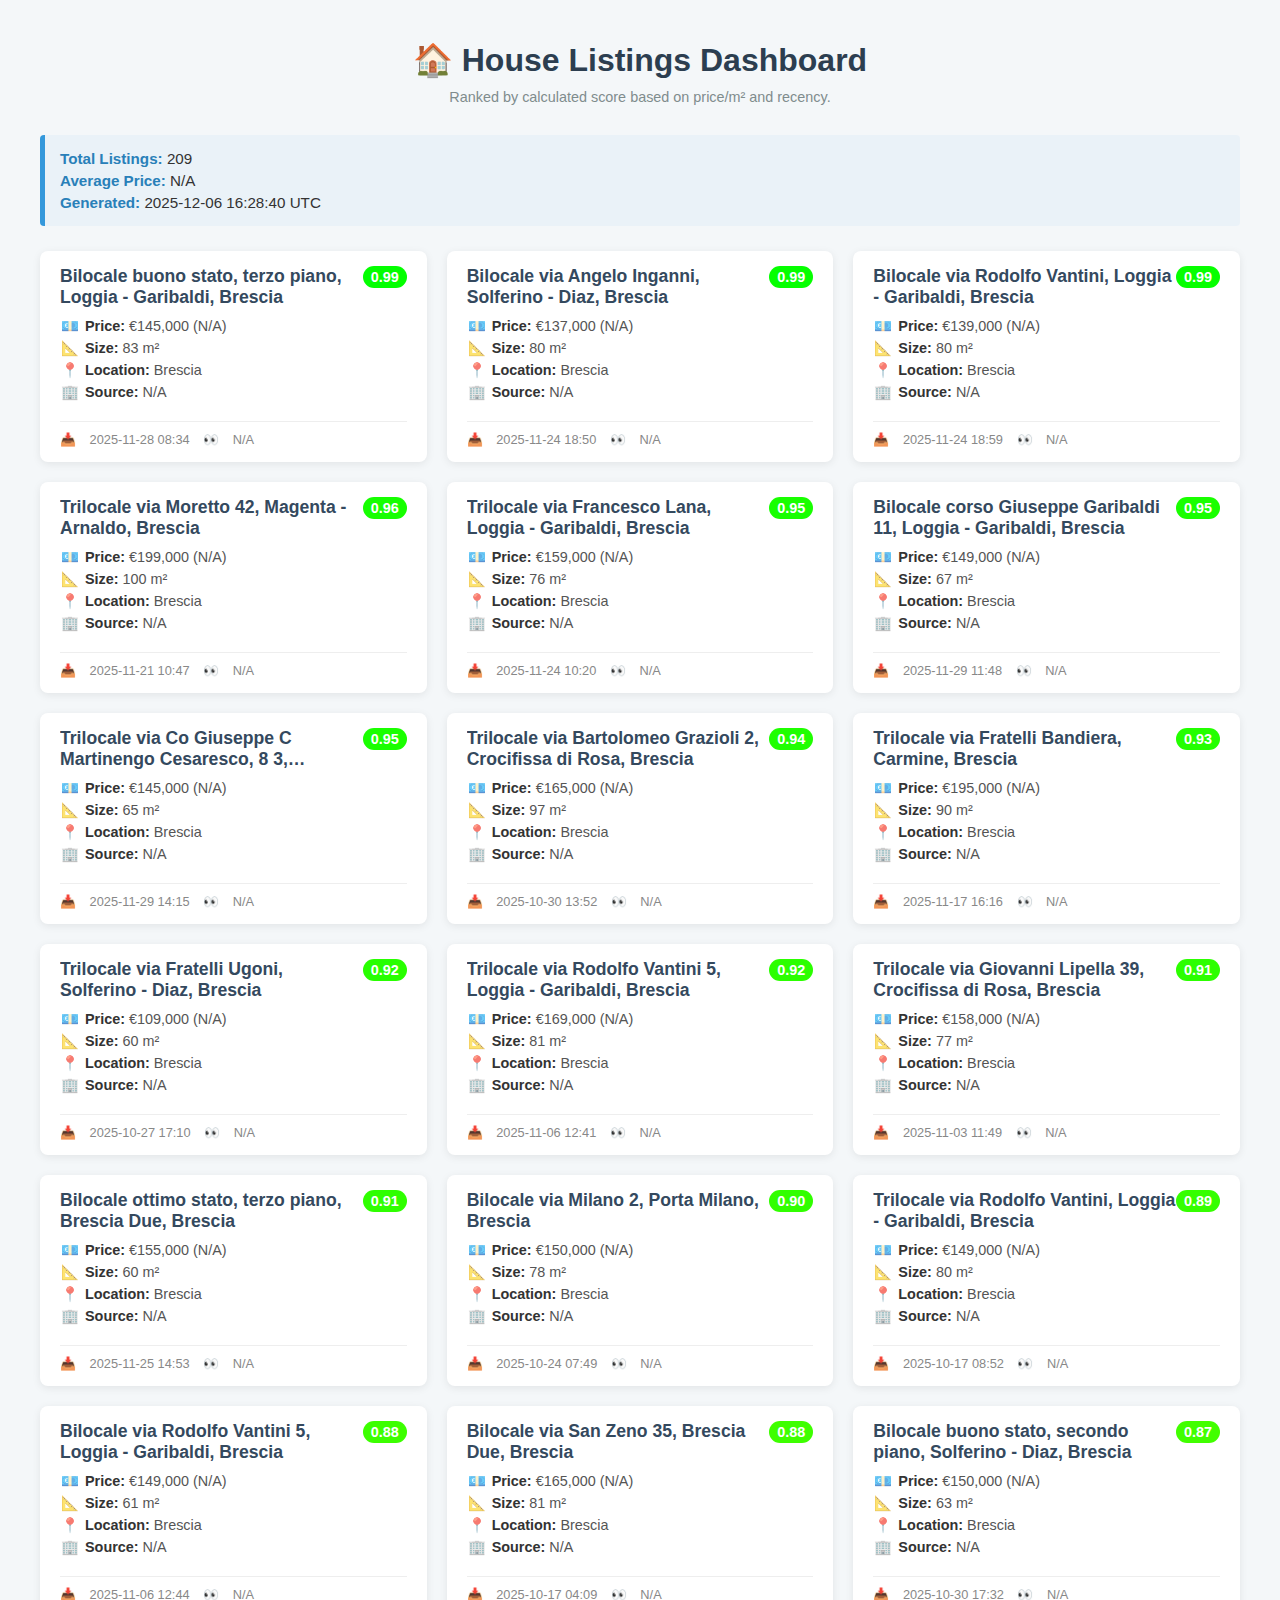
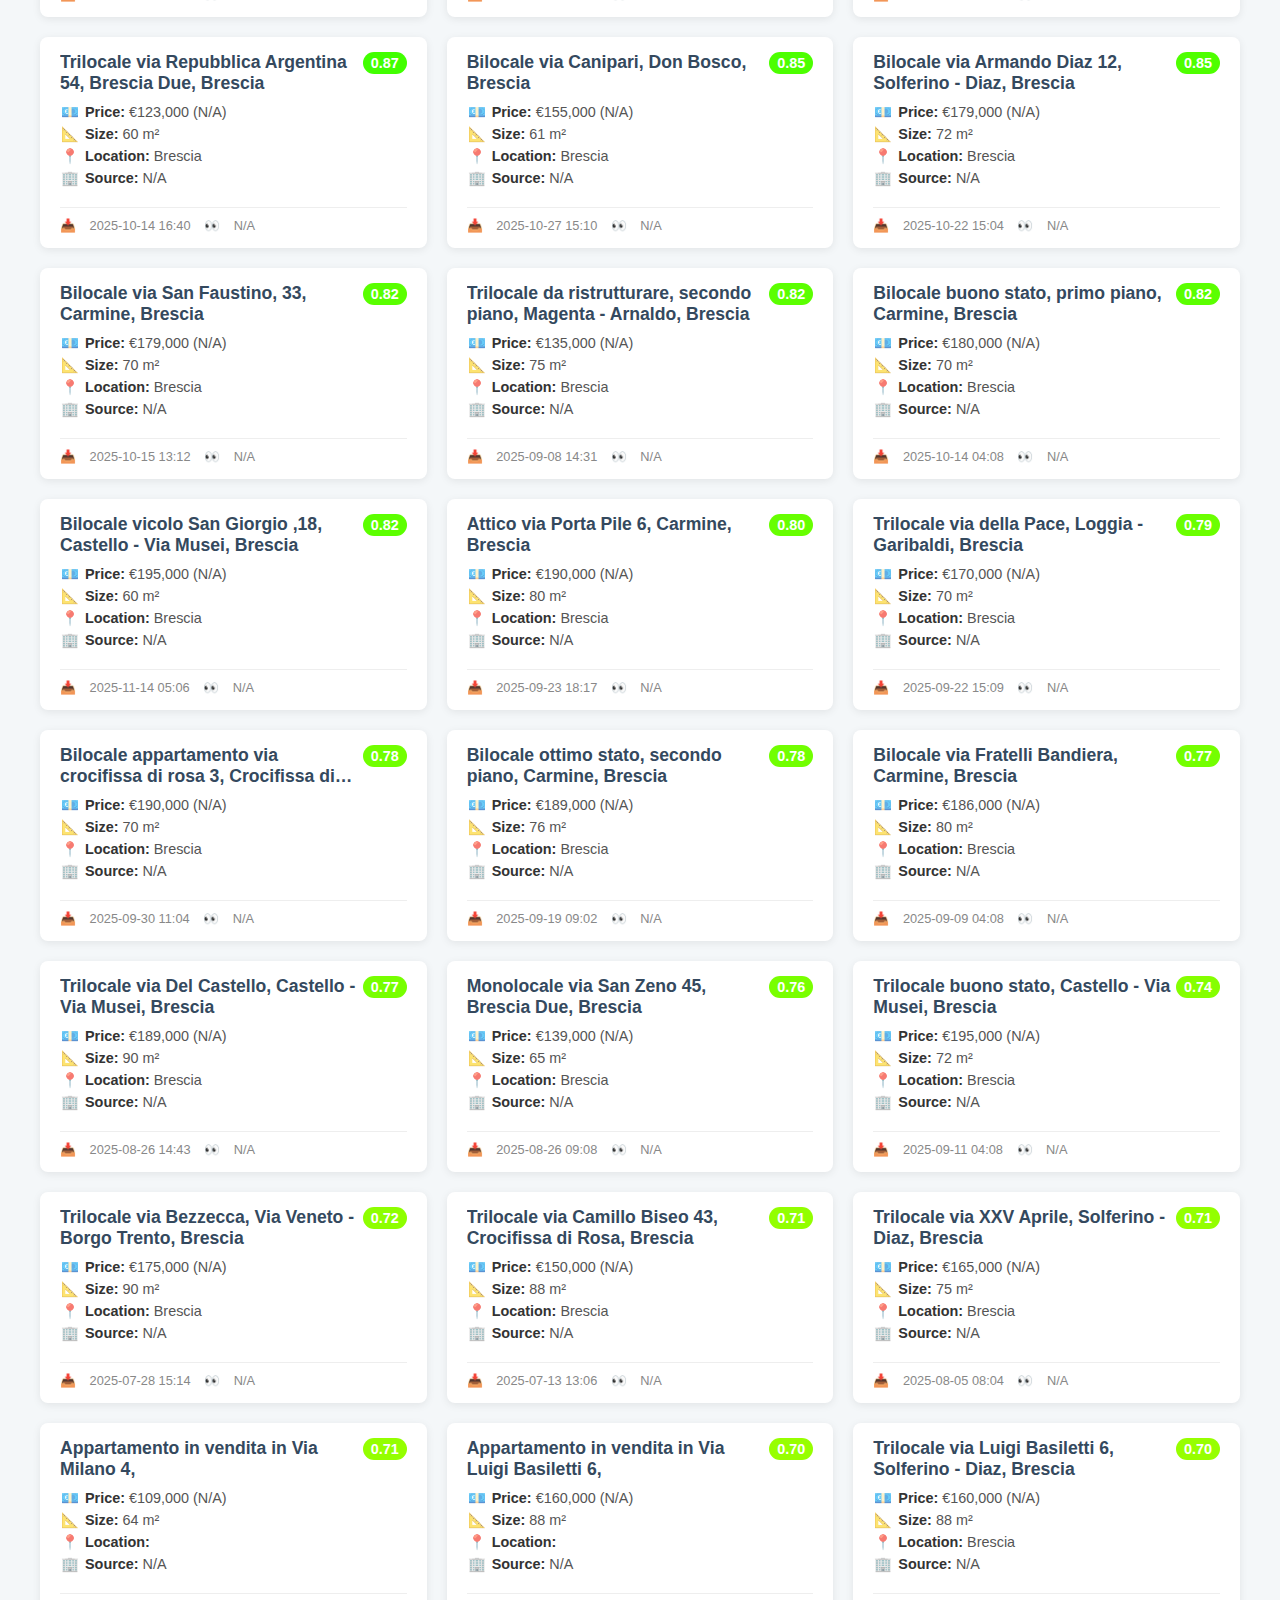
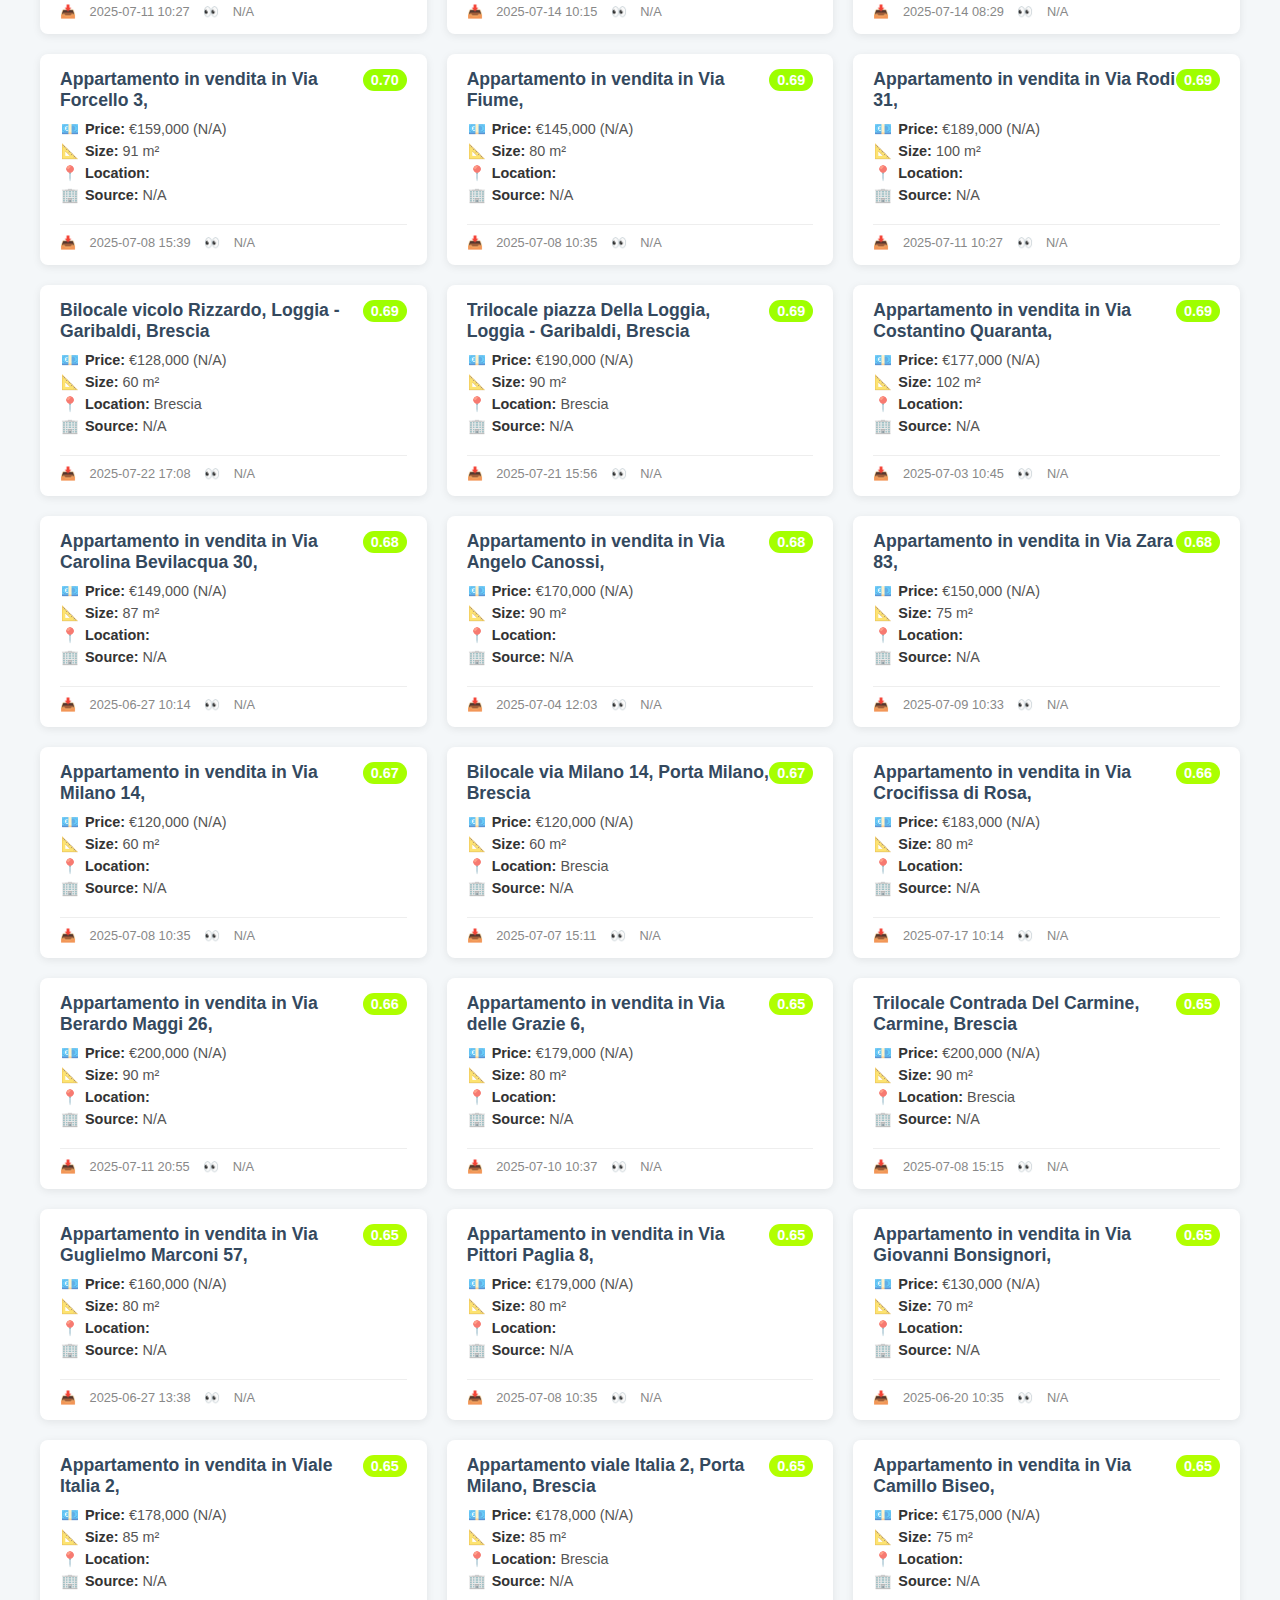
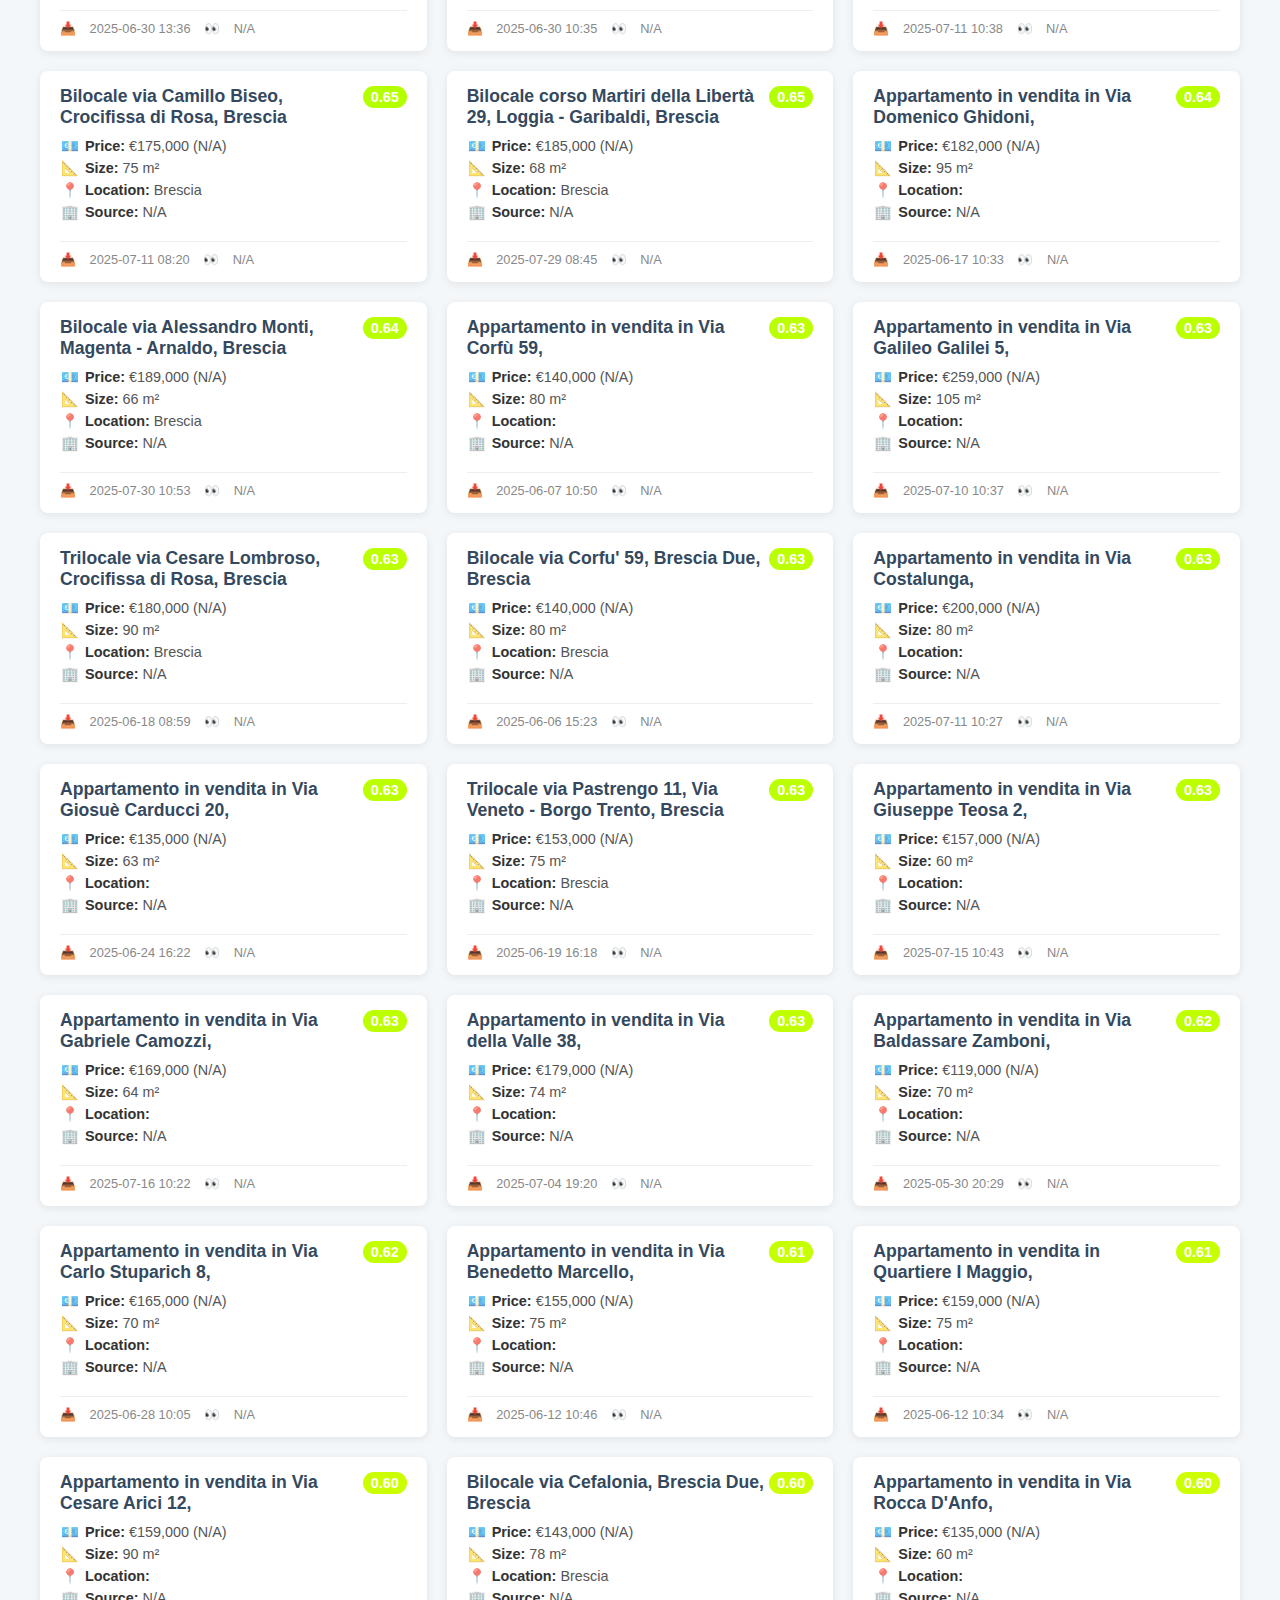
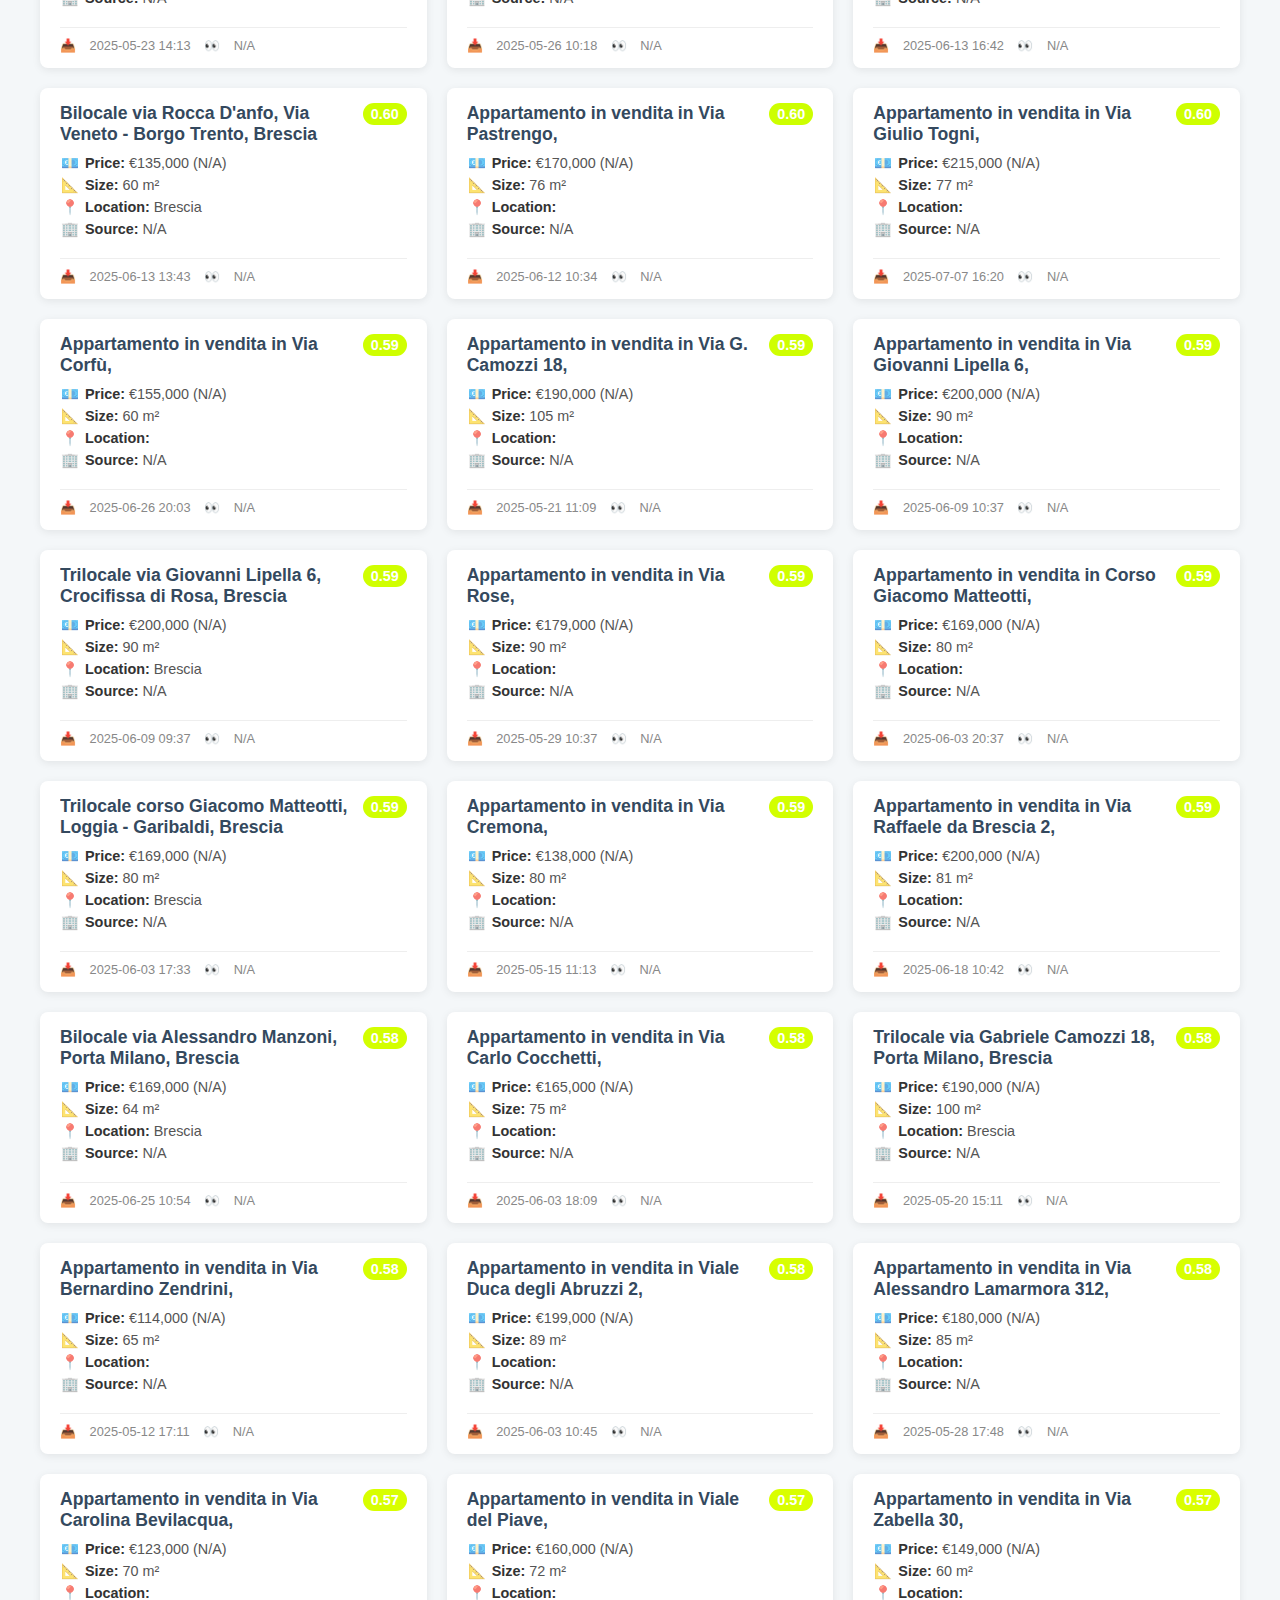
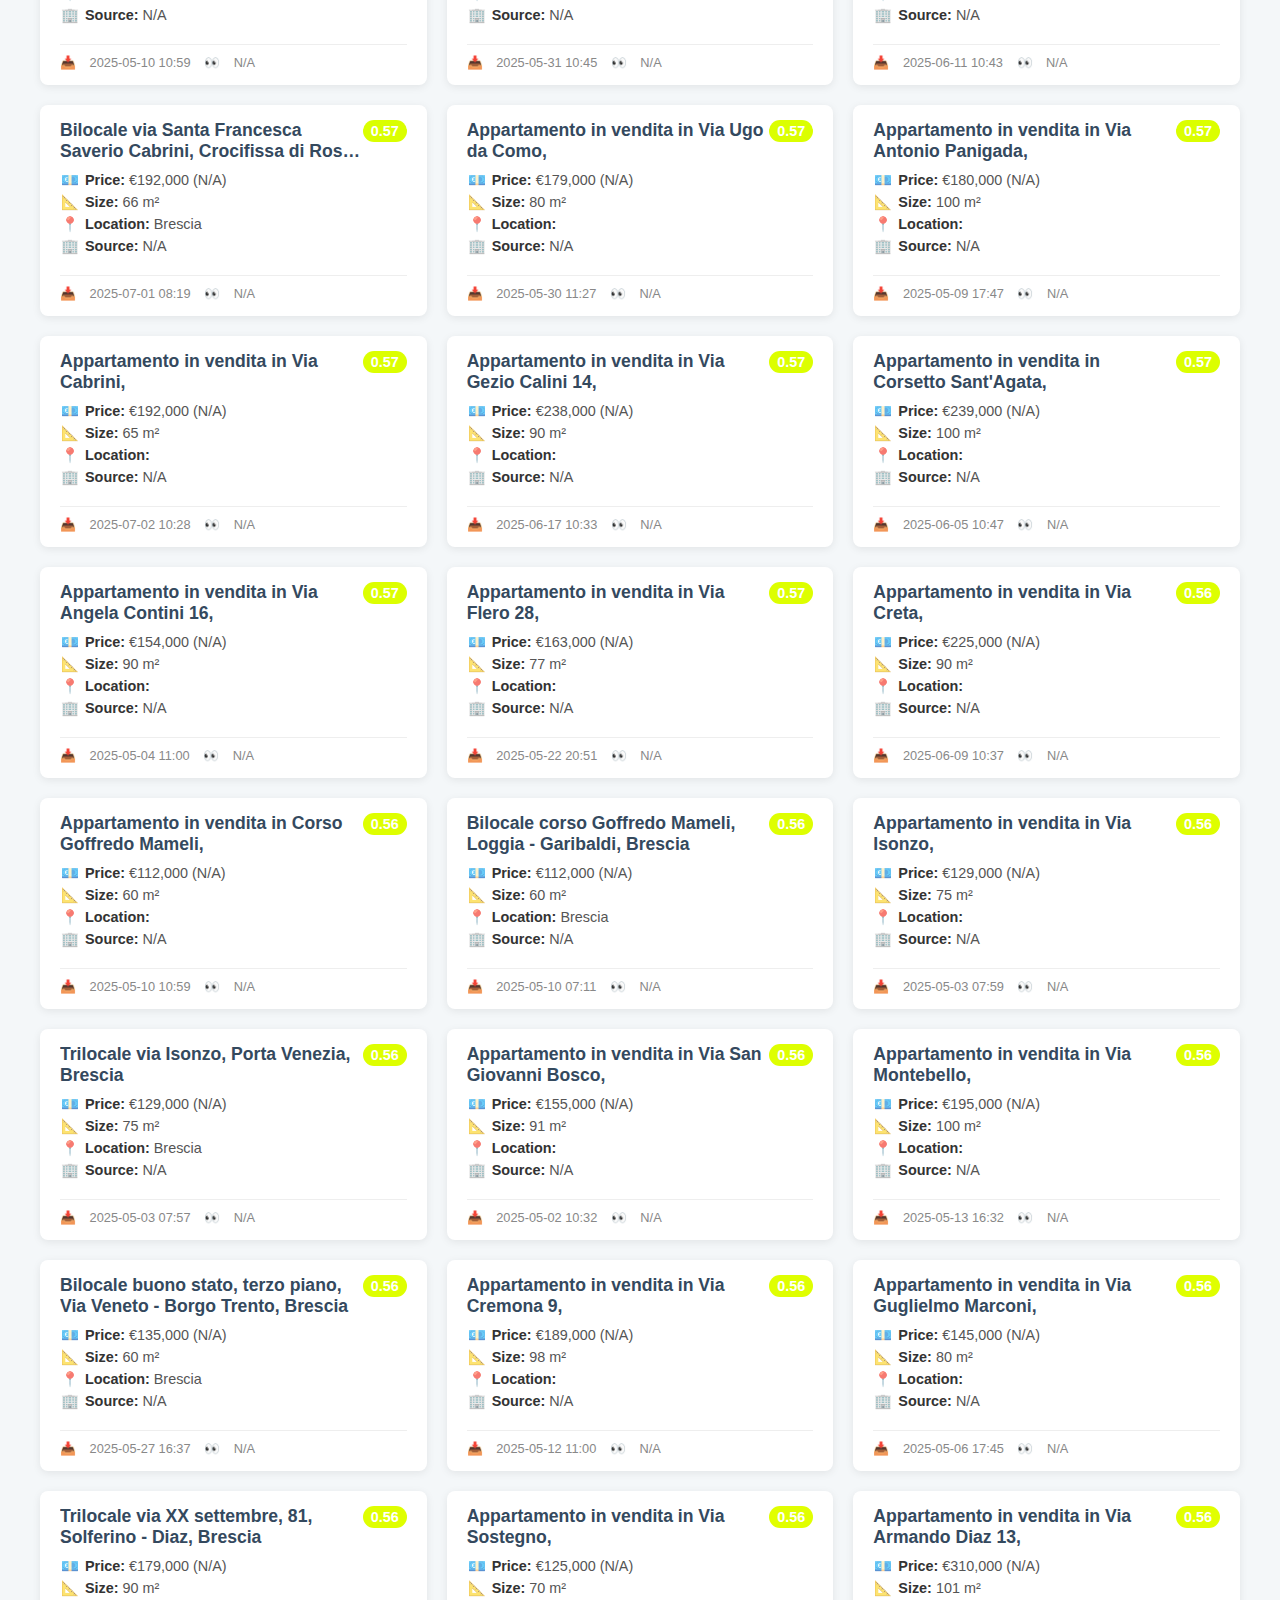
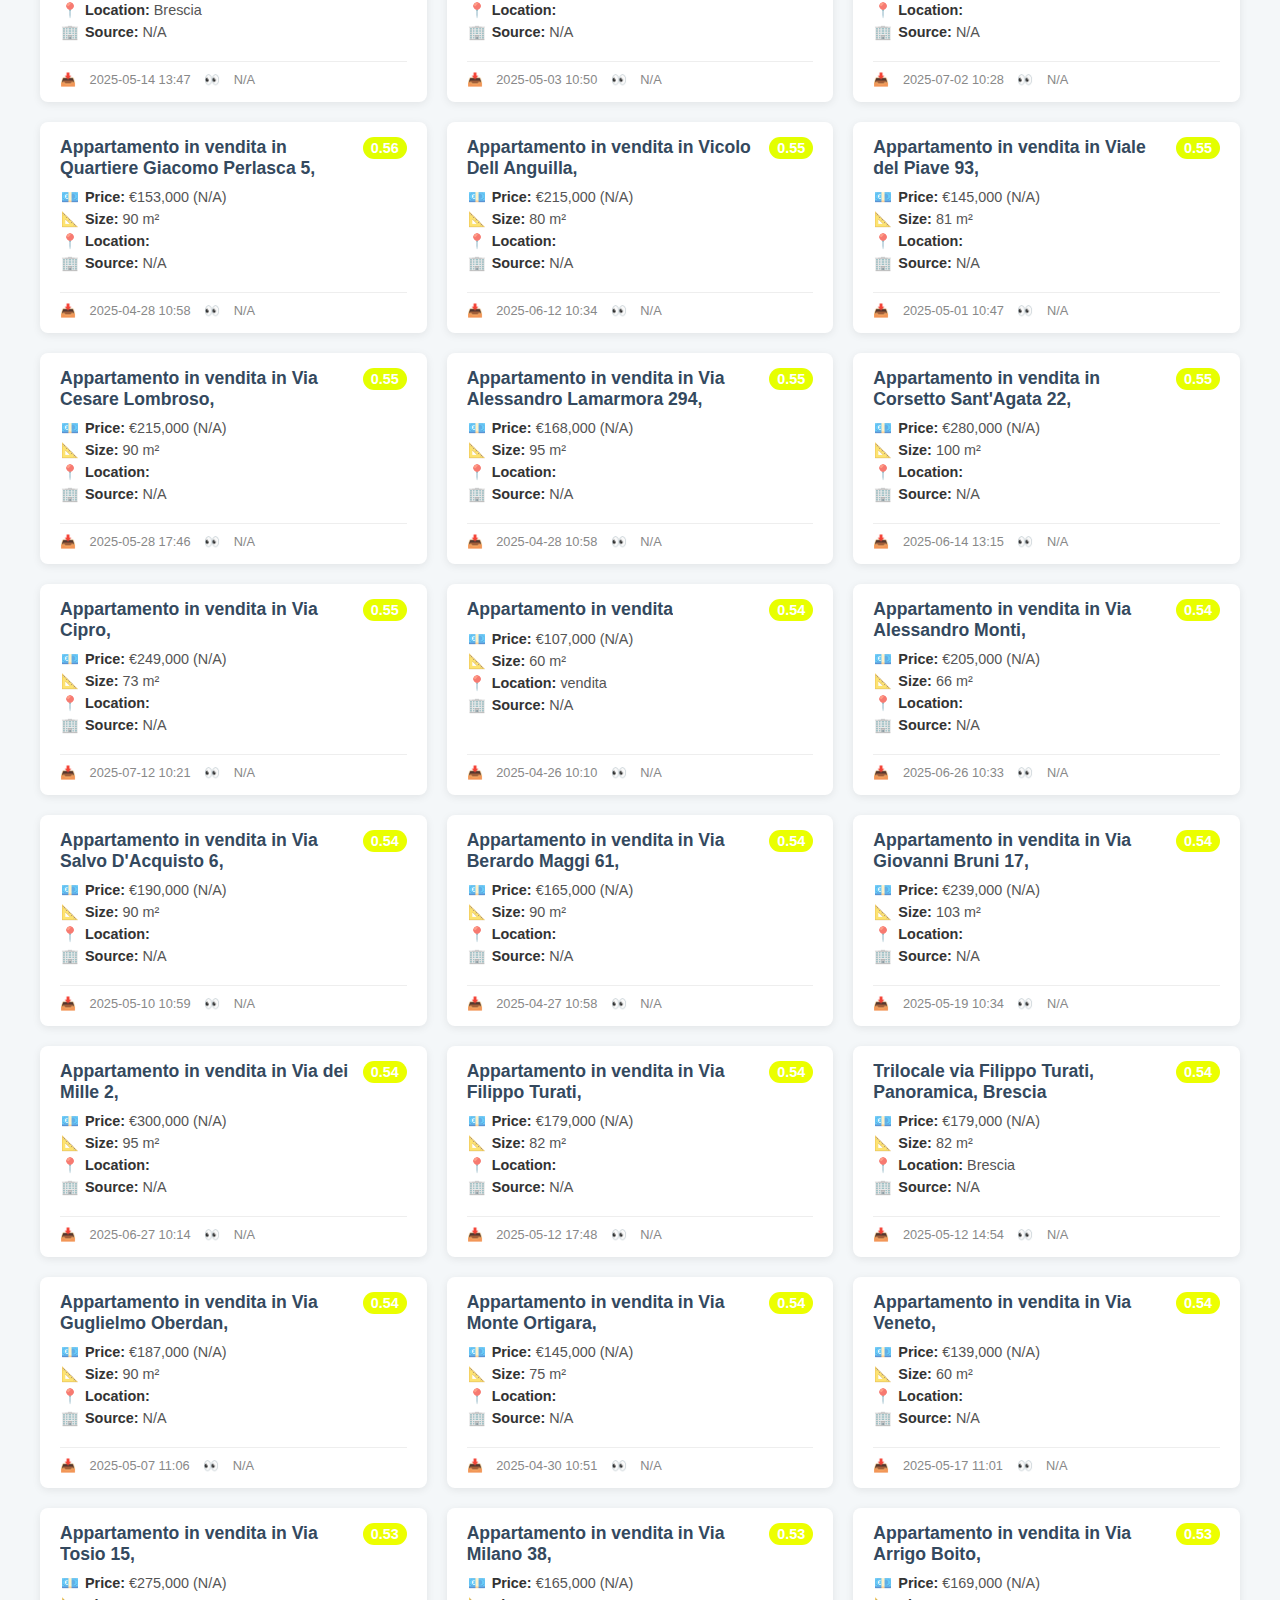
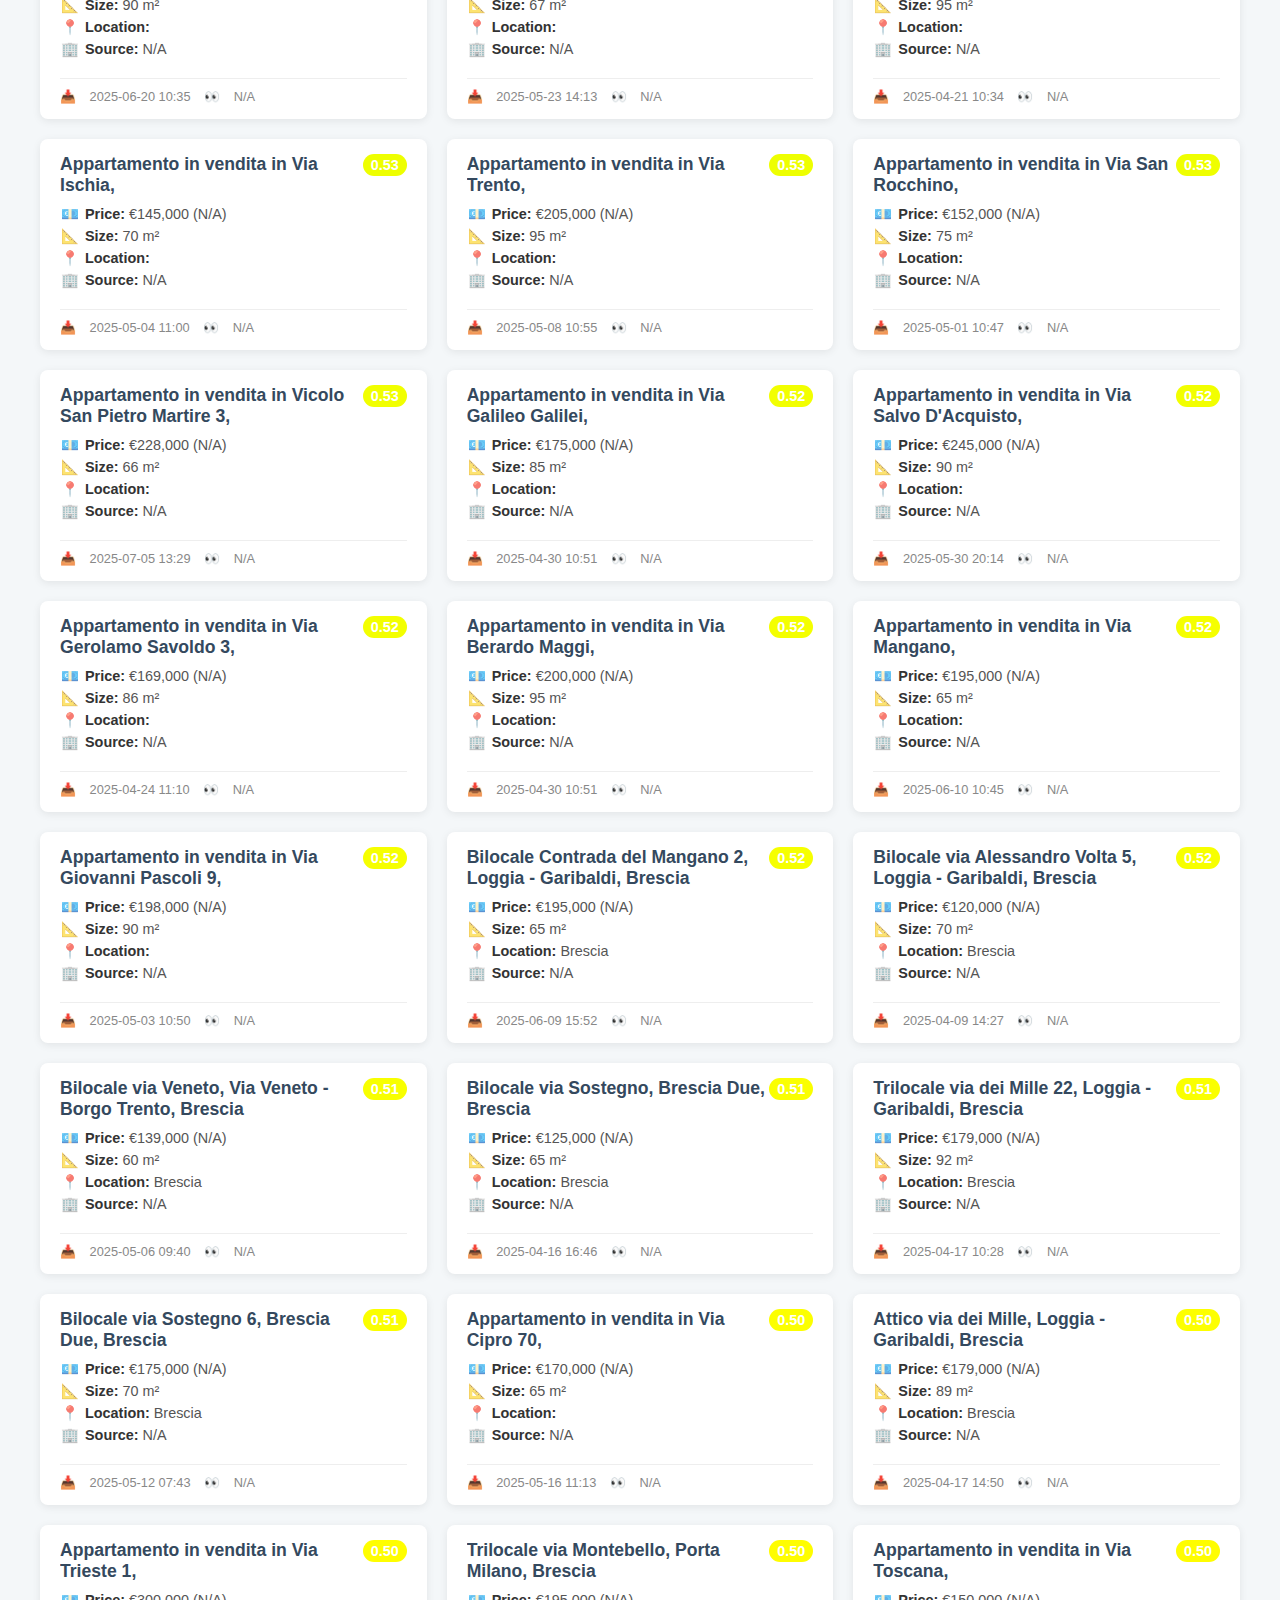
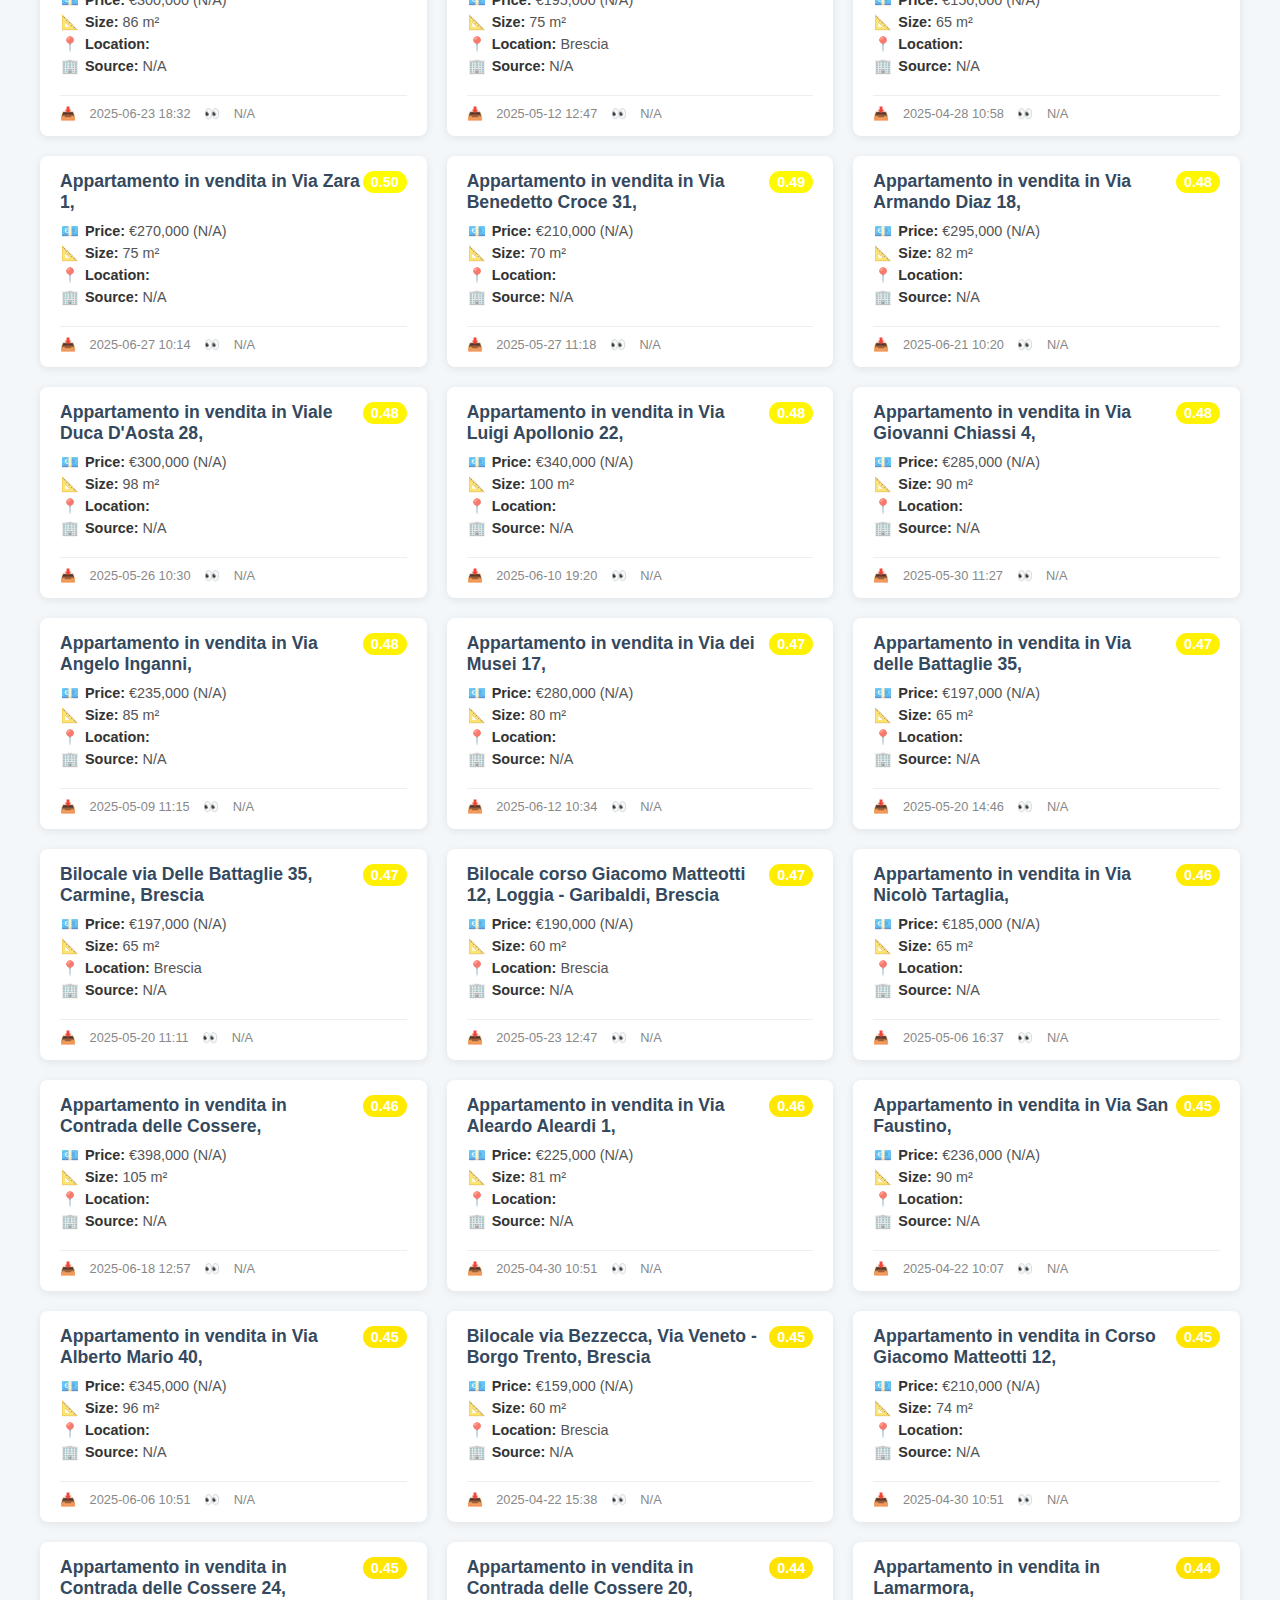
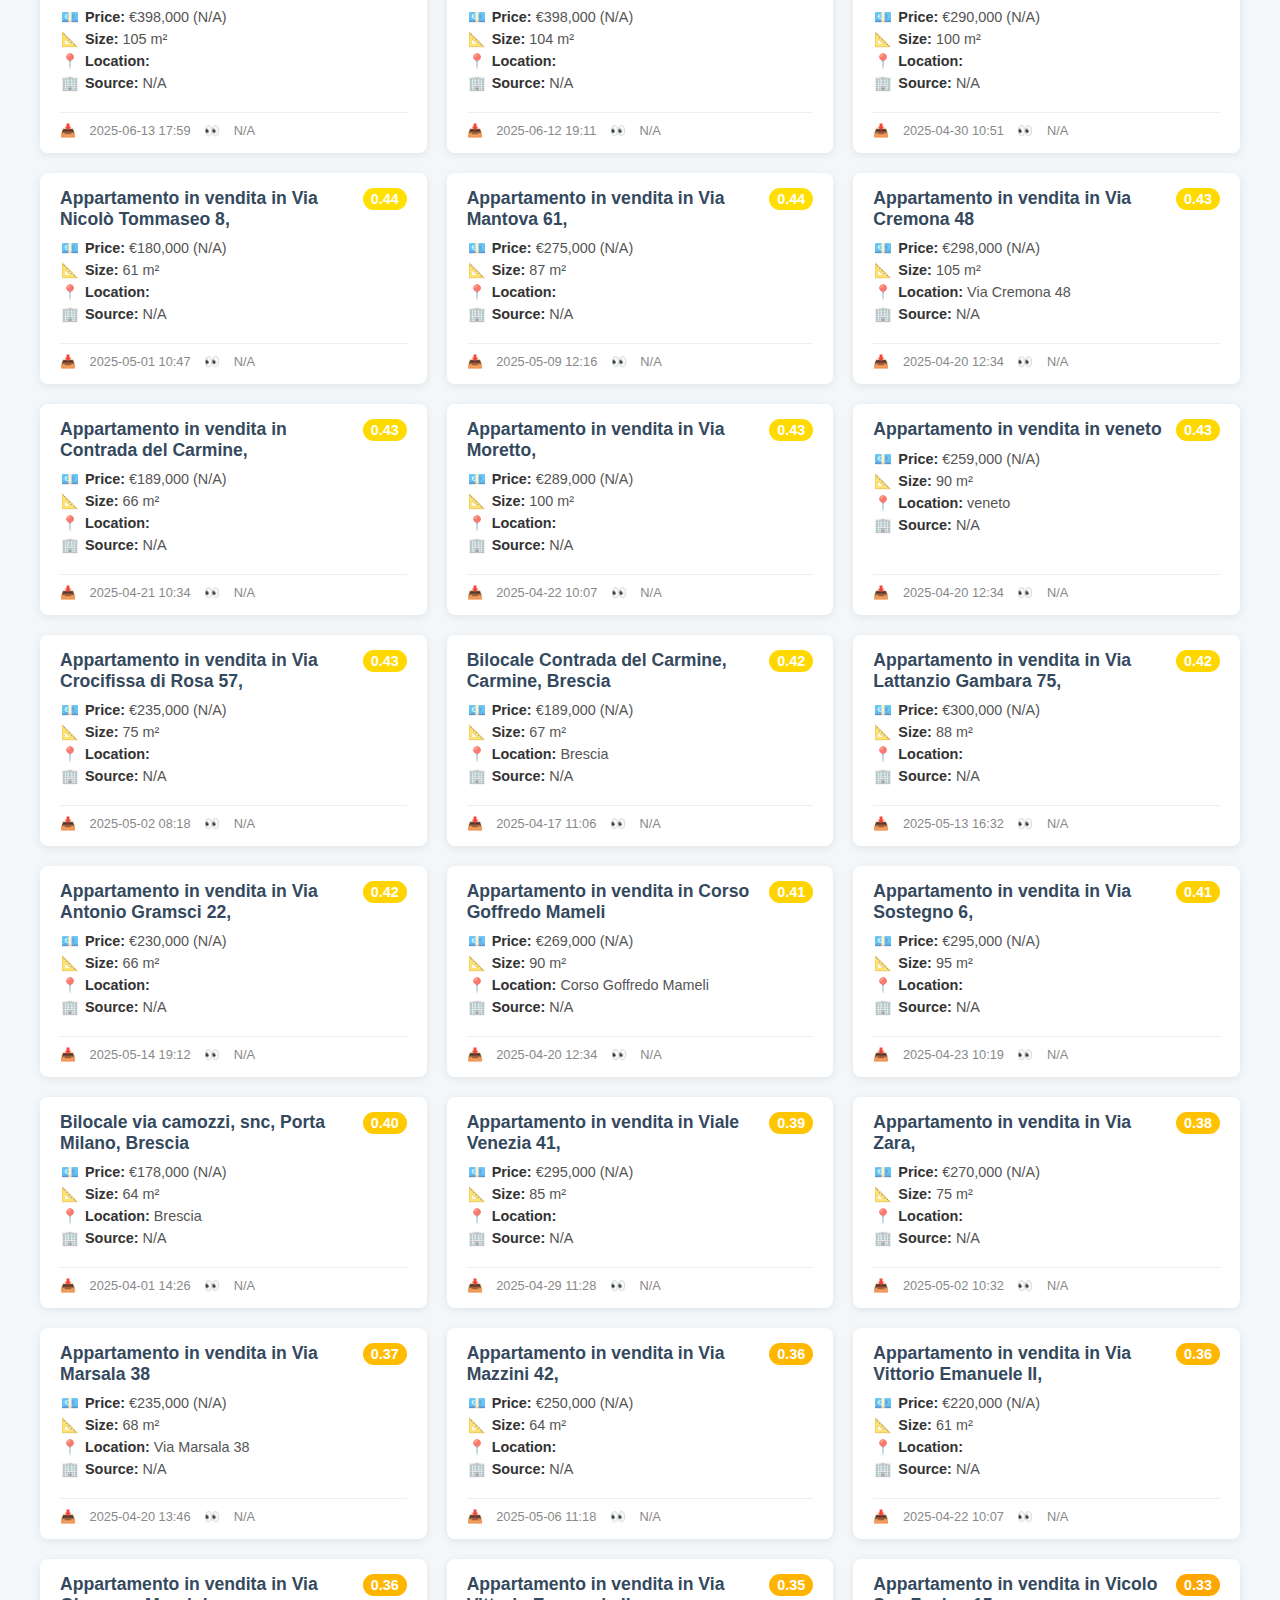
<file: docs/index.html>
<!DOCTYPE html>
<html lang="en">
<head>
  <meta charset="UTF-8">
  <meta name="viewport" content="width=device-width, initial-scale=1.0">
  <title>🏠 House Listings Dashboard</title>
  <style>
    body { font-family: -apple-system, BlinkMacSystemFont, "Segoe UI", Roboto, Helvetica, Arial, sans-serif; margin: 0; padding: 20px; background-color: #f4f7f9; color: #333; }
    .container { max-width: 1200px; margin: 0 auto; }
    h1 { text-align: center; color: #2c3e50; margin-bottom: 10px; }
    .subtitle { text-align: center; color: #7f8c8d; margin-top: 0; margin-bottom: 30px; font-size: 0.9em; }
    .summary { background-color: #eaf2f8; border-left: 5px solid #3498db; padding: 10px 15px; margin-bottom: 25px; font-size: 0.95em; border-radius: 4px; }
    .summary p { margin: 5px 0; }
    .summary strong { color: #2980b9; }

    .card-grid { display: grid; grid-template-columns: repeat(auto-fit, minmax(300px, 1fr)); gap: 20px; }

    .card {
      background: white;
      border-radius: 8px;
      box-shadow: 0 2px 8px rgba(0,0,0,0.08);
      padding: 15px 20px;
      display: flex;
      flex-direction: column;
      transition: box-shadow 0.2s ease-in-out;
    }
    .card:hover { box-shadow: 0 5px 15px rgba(0,0,0,0.12); }

    .card-header { display: flex; justify-content: space-between; align-items: flex-start; margin-bottom: 10px; }
    .card-title a {
        text-decoration: none; color: #34495e; font-weight: 600; font-size: 1.1em;
        /* Prevent long titles from breaking layout */
        overflow: hidden; display: -webkit-box; -webkit-line-clamp: 2; -webkit-box-orient: vertical;
    }
    .card-title a:hover { color: #3498db; }

    .score-badge {
        font-size: 0.9em; font-weight: bold; padding: 3px 8px; border-radius: 12px;
        color: white; white-space: nowrap; /* Prevent wrapping */
    }

    .card-body { font-size: 0.9em; color: #555; margin-bottom: 15px; flex-grow: 1; } /* Allow body to grow */
    .card-body strong { color: #333; }
    .card-body .detail-item { margin-bottom: 5px; }
    .card-body .detail-item .label { display: inline-block; width: 20px; text-align: center; margin-right: 5px; opacity: 0.7; } /* Icons */

    .card-footer { font-size: 0.8em; color: #888; border-top: 1px solid #eee; padding-top: 10px; margin-top: auto; } /* Push footer down */
    .card-footer span { display: inline-block; margin-right: 10px; }

    /* Responsive adjustments */
    @media (max-width: 600px) {
        body { padding: 10px; }
        h1 { font-size: 1.5em; }
        .card-grid { grid-template-columns: 1fr; } /* Stack cards on small screens */
    }
  </style>
</head>
<body>
  <div class="container">
    <h1>🏠 House Listings Dashboard</h1>
    <p class="subtitle">Ranked by calculated score based on price/m² and recency.</p>

    <div class="summary">
      <p><strong>Total Listings:</strong> 209</p>
      <p><strong>Average Price:</strong> N/A</p>
      <p><strong>Generated:</strong> 2025-12-06 16:28:40 UTC</p>
    </div>

    <div class="card-grid">

      <div class="card">
        <div class="card-header">
          <div class="card-title"><a href="https://clicks.immobiliare.it/f/a/120pfxhRl-HCLNJQyZCKmw~~/AAAHahA~/[base64]~~" target="_blank" title="﻿Bilocale buono stato, terzo piano, Loggia - Garibaldi, Brescia﻿">﻿Bilocale buono stato, terzo piano, Loggia - Garibaldi, Brescia﻿</a></div>
          <span class="score-badge" style="background-color: #03ff00;" title="Score: 0.9929">
             0.99
          </span>
        </div>
        <div class="card-body">
          <div class="detail-item"><span class="label">💶</span><strong>Price:</strong> €145,000 (N/A)</div>
          <div class="detail-item"><span class="label">📐</span><strong>Size:</strong> 83 m²</div>
          <div class="detail-item"><span class="label">📍</span><strong>Location:</strong> Brescia﻿</div>
          <div class="detail-item"><span class="label">🏢</span><strong>Source:</strong> N/A</div>
        </div>
        <div class="card-footer">
          <span><span title="Email Received Date">📥</span> 2025-11-28 08:34</span>
          <span><span title="Last Seen in Scrape">👀</span> N/A</span>
        </div>
      </div>
      
      <div class="card">
        <div class="card-header">
          <div class="card-title"><a href="https://clicks.immobiliare.it/f/a/RtIDykrcYeS7v4TLwUHp_Q~~/AAAHahA~/[base64]~~" target="_blank" title="﻿Bilocale via Angelo Inganni, Solferino - Diaz, Brescia﻿">﻿Bilocale via Angelo Inganni, Solferino - Diaz, Brescia﻿</a></div>
          <span class="score-badge" style="background-color: #05ff00;" title="Score: 0.9889">
             0.99
          </span>
        </div>
        <div class="card-body">
          <div class="detail-item"><span class="label">💶</span><strong>Price:</strong> €137,000 (N/A)</div>
          <div class="detail-item"><span class="label">📐</span><strong>Size:</strong> 80 m²</div>
          <div class="detail-item"><span class="label">📍</span><strong>Location:</strong> Brescia﻿</div>
          <div class="detail-item"><span class="label">🏢</span><strong>Source:</strong> N/A</div>
        </div>
        <div class="card-footer">
          <span><span title="Email Received Date">📥</span> 2025-11-24 18:50</span>
          <span><span title="Last Seen in Scrape">👀</span> N/A</span>
        </div>
      </div>
      
      <div class="card">
        <div class="card-header">
          <div class="card-title"><a href="https://clicks.immobiliare.it/f/a/yFzn-iq1Nnm0cf1hjjp9IA~~/AAAHahA~/[base64]~~" target="_blank" title="﻿Bilocale via Rodolfo Vantini, Loggia - Garibaldi, Brescia﻿">﻿Bilocale via Rodolfo Vantini, Loggia - Garibaldi, Brescia﻿</a></div>
          <span class="score-badge" style="background-color: #06ff00;" title="Score: 0.9865">
             0.99
          </span>
        </div>
        <div class="card-body">
          <div class="detail-item"><span class="label">💶</span><strong>Price:</strong> €139,000 (N/A)</div>
          <div class="detail-item"><span class="label">📐</span><strong>Size:</strong> 80 m²</div>
          <div class="detail-item"><span class="label">📍</span><strong>Location:</strong> Brescia﻿</div>
          <div class="detail-item"><span class="label">🏢</span><strong>Source:</strong> N/A</div>
        </div>
        <div class="card-footer">
          <span><span title="Email Received Date">📥</span> 2025-11-24 18:59</span>
          <span><span title="Last Seen in Scrape">👀</span> N/A</span>
        </div>
      </div>
      
      <div class="card">
        <div class="card-header">
          <div class="card-title"><a href="https://clicks.immobiliare.it/f/a/O3S3GqsY_V_nxYfHAuzkDw~~/AAAHahA~/[base64]~~" target="_blank" title="﻿Trilocale via Moretto 42, Magenta - Arnaldo, Brescia﻿">﻿Trilocale via Moretto 42, Magenta - Arnaldo, Brescia﻿</a></div>
          <span class="score-badge" style="background-color: #16ff00;" title="Score: 0.9552">
             0.96
          </span>
        </div>
        <div class="card-body">
          <div class="detail-item"><span class="label">💶</span><strong>Price:</strong> €199,000 (N/A)</div>
          <div class="detail-item"><span class="label">📐</span><strong>Size:</strong> 100 m²</div>
          <div class="detail-item"><span class="label">📍</span><strong>Location:</strong> Brescia﻿</div>
          <div class="detail-item"><span class="label">🏢</span><strong>Source:</strong> N/A</div>
        </div>
        <div class="card-footer">
          <span><span title="Email Received Date">📥</span> 2025-11-21 10:47</span>
          <span><span title="Last Seen in Scrape">👀</span> N/A</span>
        </div>
      </div>
      
      <div class="card">
        <div class="card-header">
          <div class="card-title"><a href="https://clicks.immobiliare.it/f/a/ILfsXIHZkCgX8u0oGlVrSA~~/AAAHahA~/[base64]~~" target="_blank" title="﻿Trilocale via Francesco Lana, Loggia - Garibaldi, Brescia﻿">﻿Trilocale via Francesco Lana, Loggia - Garibaldi, Brescia﻿</a></div>
          <span class="score-badge" style="background-color: #18ff00;" title="Score: 0.9514">
             0.95
          </span>
        </div>
        <div class="card-body">
          <div class="detail-item"><span class="label">💶</span><strong>Price:</strong> €159,000 (N/A)</div>
          <div class="detail-item"><span class="label">📐</span><strong>Size:</strong> 76 m²</div>
          <div class="detail-item"><span class="label">📍</span><strong>Location:</strong> Brescia﻿</div>
          <div class="detail-item"><span class="label">🏢</span><strong>Source:</strong> N/A</div>
        </div>
        <div class="card-footer">
          <span><span title="Email Received Date">📥</span> 2025-11-24 10:20</span>
          <span><span title="Last Seen in Scrape">👀</span> N/A</span>
        </div>
      </div>
      
      <div class="card">
        <div class="card-header">
          <div class="card-title"><a href="https://clicks.immobiliare.it/f/a/36uqlGNi2EgdgjY8uVxPhQ~~/AAAHahA~/[base64]~~" target="_blank" title="﻿Bilocale corso Giuseppe Garibaldi 11, Loggia - Garibaldi, Brescia﻿">﻿Bilocale corso Giuseppe Garibaldi 11, Loggia - Garibaldi, Brescia﻿</a></div>
          <span class="score-badge" style="background-color: #19ff00;" title="Score: 0.9492">
             0.95
          </span>
        </div>
        <div class="card-body">
          <div class="detail-item"><span class="label">💶</span><strong>Price:</strong> €149,000 (N/A)</div>
          <div class="detail-item"><span class="label">📐</span><strong>Size:</strong> 67 m²</div>
          <div class="detail-item"><span class="label">📍</span><strong>Location:</strong> Brescia﻿</div>
          <div class="detail-item"><span class="label">🏢</span><strong>Source:</strong> N/A</div>
        </div>
        <div class="card-footer">
          <span><span title="Email Received Date">📥</span> 2025-11-29 11:48</span>
          <span><span title="Last Seen in Scrape">👀</span> N/A</span>
        </div>
      </div>
      
      <div class="card">
        <div class="card-header">
          <div class="card-title"><a href="https://clicks.immobiliare.it/f/a/ucUhMtle5aev4-zYijDtHA~~/AAAHahA~/[base64]~~" target="_blank" title="﻿Trilocale via Co Giuseppe C Martinengo Cesaresco, 8 3, Crocifissa di Rosa, Brescia﻿">﻿Trilocale via Co Giuseppe C Martinengo Cesaresco, 8 3, Crocifissa di Rosa, Brescia﻿</a></div>
          <span class="score-badge" style="background-color: #1aff00;" title="Score: 0.9487">
             0.95
          </span>
        </div>
        <div class="card-body">
          <div class="detail-item"><span class="label">💶</span><strong>Price:</strong> €145,000 (N/A)</div>
          <div class="detail-item"><span class="label">📐</span><strong>Size:</strong> 65 m²</div>
          <div class="detail-item"><span class="label">📍</span><strong>Location:</strong> Brescia﻿</div>
          <div class="detail-item"><span class="label">🏢</span><strong>Source:</strong> N/A</div>
        </div>
        <div class="card-footer">
          <span><span title="Email Received Date">📥</span> 2025-11-29 14:15</span>
          <span><span title="Last Seen in Scrape">👀</span> N/A</span>
        </div>
      </div>
      
      <div class="card">
        <div class="card-header">
          <div class="card-title"><a href="https://clicks.immobiliare.it/f/a/385qRel8o7KRWDrIT8xkug~~/AAAHahA~/[base64]~~" target="_blank" title="﻿Trilocale via Bartolomeo Grazioli 2, Crocifissa di Rosa, Brescia﻿">﻿Trilocale via Bartolomeo Grazioli 2, Crocifissa di Rosa, Brescia﻿</a></div>
          <span class="score-badge" style="background-color: #1fff00;" title="Score: 0.9379">
             0.94
          </span>
        </div>
        <div class="card-body">
          <div class="detail-item"><span class="label">💶</span><strong>Price:</strong> €165,000 (N/A)</div>
          <div class="detail-item"><span class="label">📐</span><strong>Size:</strong> 97 m²</div>
          <div class="detail-item"><span class="label">📍</span><strong>Location:</strong> Brescia﻿</div>
          <div class="detail-item"><span class="label">🏢</span><strong>Source:</strong> N/A</div>
        </div>
        <div class="card-footer">
          <span><span title="Email Received Date">📥</span> 2025-10-30 13:52</span>
          <span><span title="Last Seen in Scrape">👀</span> N/A</span>
        </div>
      </div>
      
      <div class="card">
        <div class="card-header">
          <div class="card-title"><a href="https://clicks.immobiliare.it/f/a/umXvxhXnizTolCID2mWIdA~~/AAAHahA~/[base64]~~" target="_blank" title="﻿Trilocale via Fratelli Bandiera, Carmine, Brescia﻿">﻿Trilocale via Fratelli Bandiera, Carmine, Brescia﻿</a></div>
          <span class="score-badge" style="background-color: #23ff00;" title="Score: 0.9303">
             0.93
          </span>
        </div>
        <div class="card-body">
          <div class="detail-item"><span class="label">💶</span><strong>Price:</strong> €195,000 (N/A)</div>
          <div class="detail-item"><span class="label">📐</span><strong>Size:</strong> 90 m²</div>
          <div class="detail-item"><span class="label">📍</span><strong>Location:</strong> Brescia﻿</div>
          <div class="detail-item"><span class="label">🏢</span><strong>Source:</strong> N/A</div>
        </div>
        <div class="card-footer">
          <span><span title="Email Received Date">📥</span> 2025-11-17 16:16</span>
          <span><span title="Last Seen in Scrape">👀</span> N/A</span>
        </div>
      </div>
      
      <div class="card">
        <div class="card-header">
          <div class="card-title"><a href="https://clicks.immobiliare.it/f/a/Wq-znBboXa6t0a3Rmb3BiA~~/AAAHahA~/[base64]~~" target="_blank" title="﻿Trilocale via Fratelli Ugoni, Solferino - Diaz, Brescia﻿">﻿Trilocale via Fratelli Ugoni, Solferino - Diaz, Brescia﻿</a></div>
          <span class="score-badge" style="background-color: #28ff00;" title="Score: 0.9208">
             0.92
          </span>
        </div>
        <div class="card-body">
          <div class="detail-item"><span class="label">💶</span><strong>Price:</strong> €109,000 (N/A)</div>
          <div class="detail-item"><span class="label">📐</span><strong>Size:</strong> 60 m²</div>
          <div class="detail-item"><span class="label">📍</span><strong>Location:</strong> Brescia﻿</div>
          <div class="detail-item"><span class="label">🏢</span><strong>Source:</strong> N/A</div>
        </div>
        <div class="card-footer">
          <span><span title="Email Received Date">📥</span> 2025-10-27 17:10</span>
          <span><span title="Last Seen in Scrape">👀</span> N/A</span>
        </div>
      </div>
      
      <div class="card">
        <div class="card-header">
          <div class="card-title"><a href="https://clicks.immobiliare.it/f/a/HigbvPBi6T35HcXKug738A~~/AAAHahA~/[base64]~~" target="_blank" title="﻿Trilocale via Rodolfo Vantini 5, Loggia - Garibaldi, Brescia﻿">﻿Trilocale via Rodolfo Vantini 5, Loggia - Garibaldi, Brescia﻿</a></div>
          <span class="score-badge" style="background-color: #2bff00;" title="Score: 0.9150">
             0.92
          </span>
        </div>
        <div class="card-body">
          <div class="detail-item"><span class="label">💶</span><strong>Price:</strong> €169,000 (N/A)</div>
          <div class="detail-item"><span class="label">📐</span><strong>Size:</strong> 81 m²</div>
          <div class="detail-item"><span class="label">📍</span><strong>Location:</strong> Brescia﻿</div>
          <div class="detail-item"><span class="label">🏢</span><strong>Source:</strong> N/A</div>
        </div>
        <div class="card-footer">
          <span><span title="Email Received Date">📥</span> 2025-11-06 12:41</span>
          <span><span title="Last Seen in Scrape">👀</span> N/A</span>
        </div>
      </div>
      
      <div class="card">
        <div class="card-header">
          <div class="card-title"><a href="https://clicks.immobiliare.it/f/a/yi2AcRIT3szri06nRyrccQ~~/AAAHahA~/[base64]~~" target="_blank" title="﻿Trilocale via Giovanni Lipella 39, Crocifissa di Rosa, Brescia﻿">﻿Trilocale via Giovanni Lipella 39, Crocifissa di Rosa, Brescia﻿</a></div>
          <span class="score-badge" style="background-color: #2cff00;" title="Score: 0.9121">
             0.91
          </span>
        </div>
        <div class="card-body">
          <div class="detail-item"><span class="label">💶</span><strong>Price:</strong> €158,000 (N/A)</div>
          <div class="detail-item"><span class="label">📐</span><strong>Size:</strong> 77 m²</div>
          <div class="detail-item"><span class="label">📍</span><strong>Location:</strong> Brescia﻿</div>
          <div class="detail-item"><span class="label">🏢</span><strong>Source:</strong> N/A</div>
        </div>
        <div class="card-footer">
          <span><span title="Email Received Date">📥</span> 2025-11-03 11:49</span>
          <span><span title="Last Seen in Scrape">👀</span> N/A</span>
        </div>
      </div>
      
      <div class="card">
        <div class="card-header">
          <div class="card-title"><a href="https://clicks.immobiliare.it/f/a/IXT3NNns-CDVRCbeS15p4A~~/AAAHahA~/[base64]~~" target="_blank" title="﻿Bilocale ottimo stato, terzo piano, Brescia Due, Brescia﻿">﻿Bilocale ottimo stato, terzo piano, Brescia Due, Brescia﻿</a></div>
          <span class="score-badge" style="background-color: #2fff00;" title="Score: 0.9064">
             0.91
          </span>
        </div>
        <div class="card-body">
          <div class="detail-item"><span class="label">💶</span><strong>Price:</strong> €155,000 (N/A)</div>
          <div class="detail-item"><span class="label">📐</span><strong>Size:</strong> 60 m²</div>
          <div class="detail-item"><span class="label">📍</span><strong>Location:</strong> Brescia﻿</div>
          <div class="detail-item"><span class="label">🏢</span><strong>Source:</strong> N/A</div>
        </div>
        <div class="card-footer">
          <span><span title="Email Received Date">📥</span> 2025-11-25 14:53</span>
          <span><span title="Last Seen in Scrape">👀</span> N/A</span>
        </div>
      </div>
      
      <div class="card">
        <div class="card-header">
          <div class="card-title"><a href="https://clicks.immobiliare.it/f/a/nXO5pswQ12UNzEZT7ZGI7Q~~/AAAHahA~/[base64]~~" target="_blank" title="﻿Bilocale via Milano 2, Porta Milano, Brescia﻿">﻿Bilocale via Milano 2, Porta Milano, Brescia﻿</a></div>
          <span class="score-badge" style="background-color: #31ff00;" title="Score: 0.9035">
             0.90
          </span>
        </div>
        <div class="card-body">
          <div class="detail-item"><span class="label">💶</span><strong>Price:</strong> €150,000 (N/A)</div>
          <div class="detail-item"><span class="label">📐</span><strong>Size:</strong> 78 m²</div>
          <div class="detail-item"><span class="label">📍</span><strong>Location:</strong> Brescia﻿</div>
          <div class="detail-item"><span class="label">🏢</span><strong>Source:</strong> N/A</div>
        </div>
        <div class="card-footer">
          <span><span title="Email Received Date">📥</span> 2025-10-24 07:49</span>
          <span><span title="Last Seen in Scrape">👀</span> N/A</span>
        </div>
      </div>
      
      <div class="card">
        <div class="card-header">
          <div class="card-title"><a href="https://clicks.immobiliare.it/f/a/6bUv9F1eTaljRwfJMyQObg~~/AAAHahA~/[base64]~~" target="_blank" title="﻿Trilocale via Rodolfo Vantini, Loggia - Garibaldi, Brescia﻿">﻿Trilocale via Rodolfo Vantini, Loggia - Garibaldi, Brescia﻿</a></div>
          <span class="score-badge" style="background-color: #35ff00;" title="Score: 0.8950">
             0.89
          </span>
        </div>
        <div class="card-body">
          <div class="detail-item"><span class="label">💶</span><strong>Price:</strong> €149,000 (N/A)</div>
          <div class="detail-item"><span class="label">📐</span><strong>Size:</strong> 80 m²</div>
          <div class="detail-item"><span class="label">📍</span><strong>Location:</strong> Brescia﻿</div>
          <div class="detail-item"><span class="label">🏢</span><strong>Source:</strong> N/A</div>
        </div>
        <div class="card-footer">
          <span><span title="Email Received Date">📥</span> 2025-10-17 08:52</span>
          <span><span title="Last Seen in Scrape">👀</span> N/A</span>
        </div>
      </div>
      
      <div class="card">
        <div class="card-header">
          <div class="card-title"><a href="https://clicks.immobiliare.it/f/a/xe9wRdgFS250H4VjMH3-DQ~~/AAAHahA~/[base64]~~" target="_blank" title="﻿Bilocale via Rodolfo Vantini 5, Loggia - Garibaldi, Brescia﻿">﻿Bilocale via Rodolfo Vantini 5, Loggia - Garibaldi, Brescia﻿</a></div>
          <span class="score-badge" style="background-color: #3cff00;" title="Score: 0.8806">
             0.88
          </span>
        </div>
        <div class="card-body">
          <div class="detail-item"><span class="label">💶</span><strong>Price:</strong> €149,000 (N/A)</div>
          <div class="detail-item"><span class="label">📐</span><strong>Size:</strong> 61 m²</div>
          <div class="detail-item"><span class="label">📍</span><strong>Location:</strong> Brescia﻿</div>
          <div class="detail-item"><span class="label">🏢</span><strong>Source:</strong> N/A</div>
        </div>
        <div class="card-footer">
          <span><span title="Email Received Date">📥</span> 2025-11-06 12:44</span>
          <span><span title="Last Seen in Scrape">👀</span> N/A</span>
        </div>
      </div>
      
      <div class="card">
        <div class="card-header">
          <div class="card-title"><a href="https://clicks.immobiliare.it/f/a/stYshgDjEGBOCWAr8X3jSg~~/AAAHahA~/[base64]~~" target="_blank" title="﻿Bilocale via San Zeno 35, Brescia Due, Brescia﻿">﻿Bilocale via San Zeno 35, Brescia Due, Brescia﻿</a></div>
          <span class="score-badge" style="background-color: #3eff00;" title="Score: 0.8777">
             0.88
          </span>
        </div>
        <div class="card-body">
          <div class="detail-item"><span class="label">💶</span><strong>Price:</strong> €165,000 (N/A)</div>
          <div class="detail-item"><span class="label">📐</span><strong>Size:</strong> 81 m²</div>
          <div class="detail-item"><span class="label">📍</span><strong>Location:</strong> Brescia﻿</div>
          <div class="detail-item"><span class="label">🏢</span><strong>Source:</strong> N/A</div>
        </div>
        <div class="card-footer">
          <span><span title="Email Received Date">📥</span> 2025-10-17 04:09</span>
          <span><span title="Last Seen in Scrape">👀</span> N/A</span>
        </div>
      </div>
      
      <div class="card">
        <div class="card-header">
          <div class="card-title"><a href="https://clicks.immobiliare.it/f/a/1kmVB1kfD98-zrHTIlvXMA~~/AAAHahA~/[base64]~~" target="_blank" title="﻿Bilocale buono stato, secondo piano, Solferino - Diaz, Brescia﻿">﻿Bilocale buono stato, secondo piano, Solferino - Diaz, Brescia﻿</a></div>
          <span class="score-badge" style="background-color: #41ff00;" title="Score: 0.8725">
             0.87
          </span>
        </div>
        <div class="card-body">
          <div class="detail-item"><span class="label">💶</span><strong>Price:</strong> €150,000 (N/A)</div>
          <div class="detail-item"><span class="label">📐</span><strong>Size:</strong> 63 m²</div>
          <div class="detail-item"><span class="label">📍</span><strong>Location:</strong> Brescia﻿</div>
          <div class="detail-item"><span class="label">🏢</span><strong>Source:</strong> N/A</div>
        </div>
        <div class="card-footer">
          <span><span title="Email Received Date">📥</span> 2025-10-30 17:32</span>
          <span><span title="Last Seen in Scrape">👀</span> N/A</span>
        </div>
      </div>
      
      <div class="card">
        <div class="card-header">
          <div class="card-title"><a href="https://clicks.immobiliare.it/f/a/Juk8Rr9QEHi1umDzhVKpVw~~/AAAHahA~/[base64]~~" target="_blank" title="﻿Trilocale via Repubblica Argentina 54, Brescia Due, Brescia﻿">﻿Trilocale via Repubblica Argentina 54, Brescia Due, Brescia﻿</a></div>
          <span class="score-badge" style="background-color: #41ff00;" title="Score: 0.8713">
             0.87
          </span>
        </div>
        <div class="card-body">
          <div class="detail-item"><span class="label">💶</span><strong>Price:</strong> €123,000 (N/A)</div>
          <div class="detail-item"><span class="label">📐</span><strong>Size:</strong> 60 m²</div>
          <div class="detail-item"><span class="label">📍</span><strong>Location:</strong> Brescia﻿</div>
          <div class="detail-item"><span class="label">🏢</span><strong>Source:</strong> N/A</div>
        </div>
        <div class="card-footer">
          <span><span title="Email Received Date">📥</span> 2025-10-14 16:40</span>
          <span><span title="Last Seen in Scrape">👀</span> N/A</span>
        </div>
      </div>
      
      <div class="card">
        <div class="card-header">
          <div class="card-title"><a href="https://clicks.immobiliare.it/f/a/FR4GQ4IhX9CGq-1_4p0YdQ~~/AAAHahA~/[base64]~~" target="_blank" title="﻿Bilocale via Canipari, Don Bosco, Brescia﻿">﻿Bilocale via Canipari, Don Bosco, Brescia﻿</a></div>
          <span class="score-badge" style="background-color: #4cff00;" title="Score: 0.8506">
             0.85
          </span>
        </div>
        <div class="card-body">
          <div class="detail-item"><span class="label">💶</span><strong>Price:</strong> €155,000 (N/A)</div>
          <div class="detail-item"><span class="label">📐</span><strong>Size:</strong> 61 m²</div>
          <div class="detail-item"><span class="label">📍</span><strong>Location:</strong> Brescia﻿</div>
          <div class="detail-item"><span class="label">🏢</span><strong>Source:</strong> N/A</div>
        </div>
        <div class="card-footer">
          <span><span title="Email Received Date">📥</span> 2025-10-27 15:10</span>
          <span><span title="Last Seen in Scrape">👀</span> N/A</span>
        </div>
      </div>
      
      <div class="card">
        <div class="card-header">
          <div class="card-title"><a href="https://clicks.immobiliare.it/f/a/bZeUkg4JLk-n52tY-4huCA~~/AAAHahA~/[base64]~~" target="_blank" title="﻿Bilocale via Armando Diaz 12, Solferino - Diaz, Brescia﻿">﻿Bilocale via Armando Diaz 12, Solferino - Diaz, Brescia﻿</a></div>
          <span class="score-badge" style="background-color: #4eff00;" title="Score: 0.8456">
             0.85
          </span>
        </div>
        <div class="card-body">
          <div class="detail-item"><span class="label">💶</span><strong>Price:</strong> €179,000 (N/A)</div>
          <div class="detail-item"><span class="label">📐</span><strong>Size:</strong> 72 m²</div>
          <div class="detail-item"><span class="label">📍</span><strong>Location:</strong> Brescia﻿</div>
          <div class="detail-item"><span class="label">🏢</span><strong>Source:</strong> N/A</div>
        </div>
        <div class="card-footer">
          <span><span title="Email Received Date">📥</span> 2025-10-22 15:04</span>
          <span><span title="Last Seen in Scrape">👀</span> N/A</span>
        </div>
      </div>
      
      <div class="card">
        <div class="card-header">
          <div class="card-title"><a href="https://clicks.immobiliare.it/f/a/bQlxVVGmlQDp6wuFDVj_Xg~~/AAAHahA~/[base64]~~" target="_blank" title="﻿Bilocale via San Faustino, 33, Carmine, Brescia﻿">﻿Bilocale via San Faustino, 33, Carmine, Brescia﻿</a></div>
          <span class="score-badge" style="background-color: #59ff00;" title="Score: 0.8241">
             0.82
          </span>
        </div>
        <div class="card-body">
          <div class="detail-item"><span class="label">💶</span><strong>Price:</strong> €179,000 (N/A)</div>
          <div class="detail-item"><span class="label">📐</span><strong>Size:</strong> 70 m²</div>
          <div class="detail-item"><span class="label">📍</span><strong>Location:</strong> Brescia﻿</div>
          <div class="detail-item"><span class="label">🏢</span><strong>Source:</strong> N/A</div>
        </div>
        <div class="card-footer">
          <span><span title="Email Received Date">📥</span> 2025-10-15 13:12</span>
          <span><span title="Last Seen in Scrape">👀</span> N/A</span>
        </div>
      </div>
      
      <div class="card">
        <div class="card-header">
          <div class="card-title"><a href="https://clicks.immobiliare.it/f/a/PdcBxAUCKa7q2CuVP3F2UQ~~/AAAHahA~/[base64]~~" target="_blank" title="﻿Trilocale da ristrutturare, secondo piano, Magenta - Arnaldo, Brescia﻿">﻿Trilocale da ristrutturare, secondo piano, Magenta - Arnaldo, Brescia﻿</a></div>
          <span class="score-badge" style="background-color: #5bff00;" title="Score: 0.8209">
             0.82
          </span>
        </div>
        <div class="card-body">
          <div class="detail-item"><span class="label">💶</span><strong>Price:</strong> €135,000 (N/A)</div>
          <div class="detail-item"><span class="label">📐</span><strong>Size:</strong> 75 m²</div>
          <div class="detail-item"><span class="label">📍</span><strong>Location:</strong> Brescia﻿</div>
          <div class="detail-item"><span class="label">🏢</span><strong>Source:</strong> N/A</div>
        </div>
        <div class="card-footer">
          <span><span title="Email Received Date">📥</span> 2025-09-08 14:31</span>
          <span><span title="Last Seen in Scrape">👀</span> N/A</span>
        </div>
      </div>
      
      <div class="card">
        <div class="card-header">
          <div class="card-title"><a href="https://clicks.immobiliare.it/f/a/T3RrwQVne32AG8_tnm844w~~/AAAHahA~/[base64]~~" target="_blank" title="﻿Bilocale buono stato, primo piano, Carmine, Brescia﻿">﻿Bilocale buono stato, primo piano, Carmine, Brescia﻿</a></div>
          <span class="score-badge" style="background-color: #5bff00;" title="Score: 0.8199">
             0.82
          </span>
        </div>
        <div class="card-body">
          <div class="detail-item"><span class="label">💶</span><strong>Price:</strong> €180,000 (N/A)</div>
          <div class="detail-item"><span class="label">📐</span><strong>Size:</strong> 70 m²</div>
          <div class="detail-item"><span class="label">📍</span><strong>Location:</strong> Brescia﻿</div>
          <div class="detail-item"><span class="label">🏢</span><strong>Source:</strong> N/A</div>
        </div>
        <div class="card-footer">
          <span><span title="Email Received Date">📥</span> 2025-10-14 04:08</span>
          <span><span title="Last Seen in Scrape">👀</span> N/A</span>
        </div>
      </div>
      
      <div class="card">
        <div class="card-header">
          <div class="card-title"><a href="https://clicks.immobiliare.it/f/a/rDrLS4dnQBeOmZ1Y-8CUdw~~/AAAHahA~/[base64]~~" target="_blank" title="﻿Bilocale vicolo San Giorgio  ,18, Castello - Via Musei, Brescia﻿">﻿Bilocale vicolo San Giorgio  ,18, Castello - Via Musei, Brescia﻿</a></div>
          <span class="score-badge" style="background-color: #5cff00;" title="Score: 0.8185">
             0.82
          </span>
        </div>
        <div class="card-body">
          <div class="detail-item"><span class="label">💶</span><strong>Price:</strong> €195,000 (N/A)</div>
          <div class="detail-item"><span class="label">📐</span><strong>Size:</strong> 60 m²</div>
          <div class="detail-item"><span class="label">📍</span><strong>Location:</strong> Brescia﻿</div>
          <div class="detail-item"><span class="label">🏢</span><strong>Source:</strong> N/A</div>
        </div>
        <div class="card-footer">
          <span><span title="Email Received Date">📥</span> 2025-11-14 05:06</span>
          <span><span title="Last Seen in Scrape">👀</span> N/A</span>
        </div>
      </div>
      
      <div class="card">
        <div class="card-header">
          <div class="card-title"><a href="https://clicks.immobiliare.it/f/a/Qbk48rz3Kfdh0BMeIy4KQQ~~/AAAHahA~/[base64]~~" target="_blank" title="﻿Attico via Porta Pile 6, Carmine, Brescia﻿">﻿Attico via Porta Pile 6, Carmine, Brescia﻿</a></div>
          <span class="score-badge" style="background-color: #67ff00;" title="Score: 0.7967">
             0.80
          </span>
        </div>
        <div class="card-body">
          <div class="detail-item"><span class="label">💶</span><strong>Price:</strong> €190,000 (N/A)</div>
          <div class="detail-item"><span class="label">📐</span><strong>Size:</strong> 80 m²</div>
          <div class="detail-item"><span class="label">📍</span><strong>Location:</strong> Brescia﻿</div>
          <div class="detail-item"><span class="label">🏢</span><strong>Source:</strong> N/A</div>
        </div>
        <div class="card-footer">
          <span><span title="Email Received Date">📥</span> 2025-09-23 18:17</span>
          <span><span title="Last Seen in Scrape">👀</span> N/A</span>
        </div>
      </div>
      
      <div class="card">
        <div class="card-header">
          <div class="card-title"><a href="https://clicks.immobiliare.it/f/a/LAXM_ccaibCYyukeYQyyMw~~/AAAHahA~/[base64]~~" target="_blank" title="﻿Trilocale via della Pace, Loggia - Garibaldi, Brescia﻿">﻿Trilocale via della Pace, Loggia - Garibaldi, Brescia﻿</a></div>
          <span class="score-badge" style="background-color: #6bff00;" title="Score: 0.7892">
             0.79
          </span>
        </div>
        <div class="card-body">
          <div class="detail-item"><span class="label">💶</span><strong>Price:</strong> €170,000 (N/A)</div>
          <div class="detail-item"><span class="label">📐</span><strong>Size:</strong> 70 m²</div>
          <div class="detail-item"><span class="label">📍</span><strong>Location:</strong> Brescia﻿</div>
          <div class="detail-item"><span class="label">🏢</span><strong>Source:</strong> N/A</div>
        </div>
        <div class="card-footer">
          <span><span title="Email Received Date">📥</span> 2025-09-22 15:09</span>
          <span><span title="Last Seen in Scrape">👀</span> N/A</span>
        </div>
      </div>
      
      <div class="card">
        <div class="card-header">
          <div class="card-title"><a href="https://clicks.immobiliare.it/f/a/BBFBx5GMXpxhfFRXRvLYog~~/AAAHahA~/[base64]~~" target="_blank" title="﻿Bilocale appartamento via crocifissa di rosa 3, Crocifissa di Rosa, Brescia﻿">﻿Bilocale appartamento via crocifissa di rosa 3, Crocifissa di Rosa, Brescia﻿</a></div>
          <span class="score-badge" style="background-color: #71ff00;" title="Score: 0.7778">
             0.78
          </span>
        </div>
        <div class="card-body">
          <div class="detail-item"><span class="label">💶</span><strong>Price:</strong> €190,000 (N/A)</div>
          <div class="detail-item"><span class="label">📐</span><strong>Size:</strong> 70 m²</div>
          <div class="detail-item"><span class="label">📍</span><strong>Location:</strong> Brescia﻿</div>
          <div class="detail-item"><span class="label">🏢</span><strong>Source:</strong> N/A</div>
        </div>
        <div class="card-footer">
          <span><span title="Email Received Date">📥</span> 2025-09-30 11:04</span>
          <span><span title="Last Seen in Scrape">👀</span> N/A</span>
        </div>
      </div>
      
      <div class="card">
        <div class="card-header">
          <div class="card-title"><a href="https://clicks.immobiliare.it/f/a/xjw4rDzuJhA02YSb-IZi0w~~/AAAHahA~/[base64]~~" target="_blank" title="﻿Bilocale ottimo stato, secondo piano, Carmine, Brescia﻿">﻿Bilocale ottimo stato, secondo piano, Carmine, Brescia﻿</a></div>
          <span class="score-badge" style="background-color: #71ff00;" title="Score: 0.7768">
             0.78
          </span>
        </div>
        <div class="card-body">
          <div class="detail-item"><span class="label">💶</span><strong>Price:</strong> €189,000 (N/A)</div>
          <div class="detail-item"><span class="label">📐</span><strong>Size:</strong> 76 m²</div>
          <div class="detail-item"><span class="label">📍</span><strong>Location:</strong> Brescia﻿</div>
          <div class="detail-item"><span class="label">🏢</span><strong>Source:</strong> N/A</div>
        </div>
        <div class="card-footer">
          <span><span title="Email Received Date">📥</span> 2025-09-19 09:02</span>
          <span><span title="Last Seen in Scrape">👀</span> N/A</span>
        </div>
      </div>
      
      <div class="card">
        <div class="card-header">
          <div class="card-title"><a href="https://clicks.immobiliare.it/f/a/Yb85IdeE6AaVYuh4LEz8Ng~~/AAAHahA~/[base64]~~" target="_blank" title="﻿Bilocale via Fratelli Bandiera, Carmine, Brescia﻿">﻿Bilocale via Fratelli Bandiera, Carmine, Brescia﻿</a></div>
          <span class="score-badge" style="background-color: #74ff00;" title="Score: 0.7714">
             0.77
          </span>
        </div>
        <div class="card-body">
          <div class="detail-item"><span class="label">💶</span><strong>Price:</strong> €186,000 (N/A)</div>
          <div class="detail-item"><span class="label">📐</span><strong>Size:</strong> 80 m²</div>
          <div class="detail-item"><span class="label">📍</span><strong>Location:</strong> Brescia﻿</div>
          <div class="detail-item"><span class="label">🏢</span><strong>Source:</strong> N/A</div>
        </div>
        <div class="card-footer">
          <span><span title="Email Received Date">📥</span> 2025-09-09 04:08</span>
          <span><span title="Last Seen in Scrape">👀</span> N/A</span>
        </div>
      </div>
      
      <div class="card">
        <div class="card-header">
          <div class="card-title"><a href="https://clicks.immobiliare.it/f/a/_8Ynfchd0cHnIDBeSnPdxQ~~/AAAHahA~/[base64]~~" target="_blank" title="﻿Trilocale via Del Castello, Castello - Via Musei, Brescia﻿">﻿Trilocale via Del Castello, Castello - Via Musei, Brescia﻿</a></div>
          <span class="score-badge" style="background-color: #77ff00;" title="Score: 0.7651">
             0.77
          </span>
        </div>
        <div class="card-body">
          <div class="detail-item"><span class="label">💶</span><strong>Price:</strong> €189,000 (N/A)</div>
          <div class="detail-item"><span class="label">📐</span><strong>Size:</strong> 90 m²</div>
          <div class="detail-item"><span class="label">📍</span><strong>Location:</strong> Brescia﻿</div>
          <div class="detail-item"><span class="label">🏢</span><strong>Source:</strong> N/A</div>
        </div>
        <div class="card-footer">
          <span><span title="Email Received Date">📥</span> 2025-08-26 14:43</span>
          <span><span title="Last Seen in Scrape">👀</span> N/A</span>
        </div>
      </div>
      
      <div class="card">
        <div class="card-header">
          <div class="card-title"><a href="https://clicks.immobiliare.it/f/a/9dxrOaOrQFBlboqE37s3Gg~~/AAAHahA~/[base64]~~" target="_blank" title="﻿Monolocale via San Zeno 45, Brescia Due, Brescia﻿">﻿Monolocale via San Zeno 45, Brescia Due, Brescia﻿</a></div>
          <span class="score-badge" style="background-color: #79ff00;" title="Score: 0.7609">
             0.76
          </span>
        </div>
        <div class="card-body">
          <div class="detail-item"><span class="label">💶</span><strong>Price:</strong> €139,000 (N/A)</div>
          <div class="detail-item"><span class="label">📐</span><strong>Size:</strong> 65 m²</div>
          <div class="detail-item"><span class="label">📍</span><strong>Location:</strong> Brescia﻿</div>
          <div class="detail-item"><span class="label">🏢</span><strong>Source:</strong> N/A</div>
        </div>
        <div class="card-footer">
          <span><span title="Email Received Date">📥</span> 2025-08-26 09:08</span>
          <span><span title="Last Seen in Scrape">👀</span> N/A</span>
        </div>
      </div>
      
      <div class="card">
        <div class="card-header">
          <div class="card-title"><a href="https://clicks.immobiliare.it/f/a/1f3aszu-DKtE0g7jJS5SOQ~~/AAAHahA~/[base64]~~" target="_blank" title="﻿Trilocale buono stato, Castello - Via Musei, Brescia﻿">﻿Trilocale buono stato, Castello - Via Musei, Brescia﻿</a></div>
          <span class="score-badge" style="background-color: #85ff00;" title="Score: 0.7385">
             0.74
          </span>
        </div>
        <div class="card-body">
          <div class="detail-item"><span class="label">💶</span><strong>Price:</strong> €195,000 (N/A)</div>
          <div class="detail-item"><span class="label">📐</span><strong>Size:</strong> 72 m²</div>
          <div class="detail-item"><span class="label">📍</span><strong>Location:</strong> Brescia﻿</div>
          <div class="detail-item"><span class="label">🏢</span><strong>Source:</strong> N/A</div>
        </div>
        <div class="card-footer">
          <span><span title="Email Received Date">📥</span> 2025-09-11 04:08</span>
          <span><span title="Last Seen in Scrape">👀</span> N/A</span>
        </div>
      </div>
      
      <div class="card">
        <div class="card-header">
          <div class="card-title"><a href="https://clicks.immobiliare.it/f/a/dlHFxVc7u6HInavdS0UY8g~~/AAAHahA~/[base64]~~" target="_blank" title="﻿Trilocale via Bezzecca, Via Veneto - Borgo Trento, Brescia﻿">﻿Trilocale via Bezzecca, Via Veneto - Borgo Trento, Brescia﻿</a></div>
          <span class="score-badge" style="background-color: #8eff00;" title="Score: 0.7203">
             0.72
          </span>
        </div>
        <div class="card-body">
          <div class="detail-item"><span class="label">💶</span><strong>Price:</strong> €175,000 (N/A)</div>
          <div class="detail-item"><span class="label">📐</span><strong>Size:</strong> 90 m²</div>
          <div class="detail-item"><span class="label">📍</span><strong>Location:</strong> Brescia﻿</div>
          <div class="detail-item"><span class="label">🏢</span><strong>Source:</strong> N/A</div>
        </div>
        <div class="card-footer">
          <span><span title="Email Received Date">📥</span> 2025-07-28 15:14</span>
          <span><span title="Last Seen in Scrape">👀</span> N/A</span>
        </div>
      </div>
      
      <div class="card">
        <div class="card-header">
          <div class="card-title"><a href="https://clicks.immobiliare.it/f/a/A-XFG-AeVkG3OK1P3lmrDQ~~/AAAHahA~/[base64]~~" target="_blank" title="﻿Trilocale via Camillo Biseo 43, Crocifissa di Rosa, Brescia﻿">﻿Trilocale via Camillo Biseo 43, Crocifissa di Rosa, Brescia﻿</a></div>
          <span class="score-badge" style="background-color: #92ff00;" title="Score: 0.7123">
             0.71
          </span>
        </div>
        <div class="card-body">
          <div class="detail-item"><span class="label">💶</span><strong>Price:</strong> €150,000 (N/A)</div>
          <div class="detail-item"><span class="label">📐</span><strong>Size:</strong> 88 m²</div>
          <div class="detail-item"><span class="label">📍</span><strong>Location:</strong> Brescia﻿</div>
          <div class="detail-item"><span class="label">🏢</span><strong>Source:</strong> N/A</div>
        </div>
        <div class="card-footer">
          <span><span title="Email Received Date">📥</span> 2025-07-13 13:06</span>
          <span><span title="Last Seen in Scrape">👀</span> N/A</span>
        </div>
      </div>
      
      <div class="card">
        <div class="card-header">
          <div class="card-title"><a href="https://clicks.immobiliare.it/f/a/aOKHqWhwnlir_wxYaG9LtQ~~/AAAHahA~/[base64]~~" target="_blank" title="﻿Trilocale via XXV Aprile, Solferino - Diaz, Brescia﻿">﻿Trilocale via XXV Aprile, Solferino - Diaz, Brescia﻿</a></div>
          <span class="score-badge" style="background-color: #93ff00;" title="Score: 0.7115">
             0.71
          </span>
        </div>
        <div class="card-body">
          <div class="detail-item"><span class="label">💶</span><strong>Price:</strong> €165,000 (N/A)</div>
          <div class="detail-item"><span class="label">📐</span><strong>Size:</strong> 75 m²</div>
          <div class="detail-item"><span class="label">📍</span><strong>Location:</strong> Brescia﻿</div>
          <div class="detail-item"><span class="label">🏢</span><strong>Source:</strong> N/A</div>
        </div>
        <div class="card-footer">
          <span><span title="Email Received Date">📥</span> 2025-08-05 08:04</span>
          <span><span title="Last Seen in Scrape">👀</span> N/A</span>
        </div>
      </div>
      
      <div class="card">
        <div class="card-header">
          <div class="card-title"><a href="https://www.casa.it/immobili/49960214/?aid=MTAxMTU3NTc%3D" target="_blank" title="Appartamento in vendita in Via Milano 4,">Appartamento in vendita in Via Milano 4,</a></div>
          <span class="score-badge" style="background-color: #94ff00;" title="Score: 0.7080">
             0.71
          </span>
        </div>
        <div class="card-body">
          <div class="detail-item"><span class="label">💶</span><strong>Price:</strong> €109,000 (N/A)</div>
          <div class="detail-item"><span class="label">📐</span><strong>Size:</strong> 64 m²</div>
          <div class="detail-item"><span class="label">📍</span><strong>Location:</strong> </div>
          <div class="detail-item"><span class="label">🏢</span><strong>Source:</strong> N/A</div>
        </div>
        <div class="card-footer">
          <span><span title="Email Received Date">📥</span> 2025-07-11 10:27</span>
          <span><span title="Last Seen in Scrape">👀</span> N/A</span>
        </div>
      </div>
      
      <div class="card">
        <div class="card-header">
          <div class="card-title"><a href="https://www.casa.it/immobili/51960160/?aid=MTAxMTYzNDk%3D" target="_blank" title="Appartamento in vendita in Via Luigi Basiletti 6,">Appartamento in vendita in Via Luigi Basiletti 6,</a></div>
          <span class="score-badge" style="background-color: #97ff00;" title="Score: 0.7031">
             0.70
          </span>
        </div>
        <div class="card-body">
          <div class="detail-item"><span class="label">💶</span><strong>Price:</strong> €160,000 (N/A)</div>
          <div class="detail-item"><span class="label">📐</span><strong>Size:</strong> 88 m²</div>
          <div class="detail-item"><span class="label">📍</span><strong>Location:</strong> </div>
          <div class="detail-item"><span class="label">🏢</span><strong>Source:</strong> N/A</div>
        </div>
        <div class="card-footer">
          <span><span title="Email Received Date">📥</span> 2025-07-14 10:15</span>
          <span><span title="Last Seen in Scrape">👀</span> N/A</span>
        </div>
      </div>
      
      <div class="card">
        <div class="card-header">
          <div class="card-title"><a href="https://clicks.immobiliare.it/f/a/I34CzkSZsjExdtxwkujf9A~~/AAAHahA~/[base64]~~" target="_blank" title="﻿Trilocale via Luigi Basiletti  6, Solferino - Diaz, Brescia﻿">﻿Trilocale via Luigi Basiletti  6, Solferino - Diaz, Brescia﻿</a></div>
          <span class="score-badge" style="background-color: #97ff00;" title="Score: 0.7030">
             0.70
          </span>
        </div>
        <div class="card-body">
          <div class="detail-item"><span class="label">💶</span><strong>Price:</strong> €160,000 (N/A)</div>
          <div class="detail-item"><span class="label">📐</span><strong>Size:</strong> 88 m²</div>
          <div class="detail-item"><span class="label">📍</span><strong>Location:</strong> Brescia﻿</div>
          <div class="detail-item"><span class="label">🏢</span><strong>Source:</strong> N/A</div>
        </div>
        <div class="card-footer">
          <span><span title="Email Received Date">📥</span> 2025-07-14 08:29</span>
          <span><span title="Last Seen in Scrape">👀</span> N/A</span>
        </div>
      </div>
      
      <div class="card">
        <div class="card-header">
          <div class="card-title"><a href="https://www.casa.it/immobili/51921255/?aid=MTAxMTU3NTc%3D" target="_blank" title="Appartamento in vendita in Via Forcello 3,">Appartamento in vendita in Via Forcello 3,</a></div>
          <span class="score-badge" style="background-color: #9aff00;" title="Score: 0.6980">
             0.70
          </span>
        </div>
        <div class="card-body">
          <div class="detail-item"><span class="label">💶</span><strong>Price:</strong> €159,000 (N/A)</div>
          <div class="detail-item"><span class="label">📐</span><strong>Size:</strong> 91 m²</div>
          <div class="detail-item"><span class="label">📍</span><strong>Location:</strong> </div>
          <div class="detail-item"><span class="label">🏢</span><strong>Source:</strong> N/A</div>
        </div>
        <div class="card-footer">
          <span><span title="Email Received Date">📥</span> 2025-07-08 15:39</span>
          <span><span title="Last Seen in Scrape">👀</span> N/A</span>
        </div>
      </div>
      
      <div class="card">
        <div class="card-header">
          <div class="card-title"><a href="https://www.casa.it/immobili/51919076/?aid=MTAxMTYzNDk%3D" target="_blank" title="Appartamento in vendita in Via Fiume,">Appartamento in vendita in Via Fiume,</a></div>
          <span class="score-badge" style="background-color: #9dff00;" title="Score: 0.6913">
             0.69
          </span>
        </div>
        <div class="card-body">
          <div class="detail-item"><span class="label">💶</span><strong>Price:</strong> €145,000 (N/A)</div>
          <div class="detail-item"><span class="label">📐</span><strong>Size:</strong> 80 m²</div>
          <div class="detail-item"><span class="label">📍</span><strong>Location:</strong> </div>
          <div class="detail-item"><span class="label">🏢</span><strong>Source:</strong> N/A</div>
        </div>
        <div class="card-footer">
          <span><span title="Email Received Date">📥</span> 2025-07-08 10:35</span>
          <span><span title="Last Seen in Scrape">👀</span> N/A</span>
        </div>
      </div>
      
      <div class="card">
        <div class="card-header">
          <div class="card-title"><a href="https://www.casa.it/immobili/51933792/?aid=MTAxMTU3NTc%3D" target="_blank" title="Appartamento in vendita in Via Rodi 31,">Appartamento in vendita in Via Rodi 31,</a></div>
          <span class="score-badge" style="background-color: #9eff00;" title="Score: 0.6900">
             0.69
          </span>
        </div>
        <div class="card-body">
          <div class="detail-item"><span class="label">💶</span><strong>Price:</strong> €189,000 (N/A)</div>
          <div class="detail-item"><span class="label">📐</span><strong>Size:</strong> 100 m²</div>
          <div class="detail-item"><span class="label">📍</span><strong>Location:</strong> </div>
          <div class="detail-item"><span class="label">🏢</span><strong>Source:</strong> N/A</div>
        </div>
        <div class="card-footer">
          <span><span title="Email Received Date">📥</span> 2025-07-11 10:27</span>
          <span><span title="Last Seen in Scrape">👀</span> N/A</span>
        </div>
      </div>
      
      <div class="card">
        <div class="card-header">
          <div class="card-title"><a href="https://clicks.immobiliare.it/f/a/erPTvCRHmu7Da05uafk3ag~~/AAAHahA~/[base64]~~" target="_blank" title="﻿Bilocale vicolo Rizzardo, Loggia - Garibaldi, Brescia﻿">﻿Bilocale vicolo Rizzardo, Loggia - Garibaldi, Brescia﻿</a></div>
          <span class="score-badge" style="background-color: #9eff00;" title="Score: 0.6898">
             0.69
          </span>
        </div>
        <div class="card-body">
          <div class="detail-item"><span class="label">💶</span><strong>Price:</strong> €128,000 (N/A)</div>
          <div class="detail-item"><span class="label">📐</span><strong>Size:</strong> 60 m²</div>
          <div class="detail-item"><span class="label">📍</span><strong>Location:</strong> Brescia﻿</div>
          <div class="detail-item"><span class="label">🏢</span><strong>Source:</strong> N/A</div>
        </div>
        <div class="card-footer">
          <span><span title="Email Received Date">📥</span> 2025-07-22 17:08</span>
          <span><span title="Last Seen in Scrape">👀</span> N/A</span>
        </div>
      </div>
      
      <div class="card">
        <div class="card-header">
          <div class="card-title"><a href="https://clicks.immobiliare.it/f/a/xKRYLGVkqgssyhrEnMrapg~~/AAAHahA~/[base64]~~" target="_blank" title="﻿Trilocale piazza Della Loggia, Loggia - Garibaldi, Brescia﻿">﻿Trilocale piazza Della Loggia, Loggia - Garibaldi, Brescia﻿</a></div>
          <span class="score-badge" style="background-color: #9eff00;" title="Score: 0.6898">
             0.69
          </span>
        </div>
        <div class="card-body">
          <div class="detail-item"><span class="label">💶</span><strong>Price:</strong> €190,000 (N/A)</div>
          <div class="detail-item"><span class="label">📐</span><strong>Size:</strong> 90 m²</div>
          <div class="detail-item"><span class="label">📍</span><strong>Location:</strong> Brescia﻿</div>
          <div class="detail-item"><span class="label">🏢</span><strong>Source:</strong> N/A</div>
        </div>
        <div class="card-footer">
          <span><span title="Email Received Date">📥</span> 2025-07-21 15:56</span>
          <span><span title="Last Seen in Scrape">👀</span> N/A</span>
        </div>
      </div>
      
      <div class="card">
        <div class="card-header">
          <div class="card-title"><a href="https://www.casa.it/immobili/51888618/?aid=MTAxMTYzNDk%3D" target="_blank" title="Appartamento in vendita in Via Costantino Quaranta,">Appartamento in vendita in Via Costantino Quaranta,</a></div>
          <span class="score-badge" style="background-color: #9eff00;" title="Score: 0.6884">
             0.69
          </span>
        </div>
        <div class="card-body">
          <div class="detail-item"><span class="label">💶</span><strong>Price:</strong> €177,000 (N/A)</div>
          <div class="detail-item"><span class="label">📐</span><strong>Size:</strong> 102 m²</div>
          <div class="detail-item"><span class="label">📍</span><strong>Location:</strong> </div>
          <div class="detail-item"><span class="label">🏢</span><strong>Source:</strong> N/A</div>
        </div>
        <div class="card-footer">
          <span><span title="Email Received Date">📥</span> 2025-07-03 10:45</span>
          <span><span title="Last Seen in Scrape">👀</span> N/A</span>
        </div>
      </div>
      
      <div class="card">
        <div class="card-header">
          <div class="card-title"><a href="https://www.casa.it/immobili/51843653/?aid=MTAxMTU3NTc%3D" target="_blank" title="Appartamento in vendita in Via Carolina Bevilacqua 30,">Appartamento in vendita in Via Carolina Bevilacqua 30,</a></div>
          <span class="score-badge" style="background-color: #a4ff00;" title="Score: 0.6782">
             0.68
          </span>
        </div>
        <div class="card-body">
          <div class="detail-item"><span class="label">💶</span><strong>Price:</strong> €149,000 (N/A)</div>
          <div class="detail-item"><span class="label">📐</span><strong>Size:</strong> 87 m²</div>
          <div class="detail-item"><span class="label">📍</span><strong>Location:</strong> </div>
          <div class="detail-item"><span class="label">🏢</span><strong>Source:</strong> N/A</div>
        </div>
        <div class="card-footer">
          <span><span title="Email Received Date">📥</span> 2025-06-27 10:14</span>
          <span><span title="Last Seen in Scrape">👀</span> N/A</span>
        </div>
      </div>
      
      <div class="card">
        <div class="card-header">
          <div class="card-title"><a href="https://www.casa.it/immobili/51898206/?aid=MTAxMTU3NTc%3D" target="_blank" title="Appartamento in vendita in Via Angelo Canossi,">Appartamento in vendita in Via Angelo Canossi,</a></div>
          <span class="score-badge" style="background-color: #a5ff00;" title="Score: 0.6758">
             0.68
          </span>
        </div>
        <div class="card-body">
          <div class="detail-item"><span class="label">💶</span><strong>Price:</strong> €170,000 (N/A)</div>
          <div class="detail-item"><span class="label">📐</span><strong>Size:</strong> 90 m²</div>
          <div class="detail-item"><span class="label">📍</span><strong>Location:</strong> </div>
          <div class="detail-item"><span class="label">🏢</span><strong>Source:</strong> N/A</div>
        </div>
        <div class="card-footer">
          <span><span title="Email Received Date">📥</span> 2025-07-04 12:03</span>
          <span><span title="Last Seen in Scrape">👀</span> N/A</span>
        </div>
      </div>
      
      <div class="card">
        <div class="card-header">
          <div class="card-title"><a href="https://www.casa.it/immobili/51068703/?aid=MTAxMTU3NTc%3D" target="_blank" title="Appartamento in vendita in Via Zara 83,">Appartamento in vendita in Via Zara 83,</a></div>
          <span class="score-badge" style="background-color: #a5ff00;" title="Score: 0.6752">
             0.68
          </span>
        </div>
        <div class="card-body">
          <div class="detail-item"><span class="label">💶</span><strong>Price:</strong> €150,000 (N/A)</div>
          <div class="detail-item"><span class="label">📐</span><strong>Size:</strong> 75 m²</div>
          <div class="detail-item"><span class="label">📍</span><strong>Location:</strong> </div>
          <div class="detail-item"><span class="label">🏢</span><strong>Source:</strong> N/A</div>
        </div>
        <div class="card-footer">
          <span><span title="Email Received Date">📥</span> 2025-07-09 10:33</span>
          <span><span title="Last Seen in Scrape">👀</span> N/A</span>
        </div>
      </div>
      
      <div class="card">
        <div class="card-header">
          <div class="card-title"><a href="https://www.casa.it/immobili/51916728/?aid=MTAxMTYzNDk%3D" target="_blank" title="Appartamento in vendita in Via Milano 14,">Appartamento in vendita in Via Milano 14,</a></div>
          <span class="score-badge" style="background-color: #a6ff00;" title="Score: 0.6732">
             0.67
          </span>
        </div>
        <div class="card-body">
          <div class="detail-item"><span class="label">💶</span><strong>Price:</strong> €120,000 (N/A)</div>
          <div class="detail-item"><span class="label">📐</span><strong>Size:</strong> 60 m²</div>
          <div class="detail-item"><span class="label">📍</span><strong>Location:</strong> </div>
          <div class="detail-item"><span class="label">🏢</span><strong>Source:</strong> N/A</div>
        </div>
        <div class="card-footer">
          <span><span title="Email Received Date">📥</span> 2025-07-08 10:35</span>
          <span><span title="Last Seen in Scrape">👀</span> N/A</span>
        </div>
      </div>
      
      <div class="card">
        <div class="card-header">
          <div class="card-title"><a href="https://clicks.immobiliare.it/f/a/cS4ByyJIBoPb72vbxElU6w~~/AAAHahA~/[base64]~~" target="_blank" title="﻿Bilocale via Milano 14, Porta Milano, Brescia﻿">﻿Bilocale via Milano 14, Porta Milano, Brescia﻿</a></div>
          <span class="score-badge" style="background-color: #a7ff00;" title="Score: 0.6715">
             0.67
          </span>
        </div>
        <div class="card-body">
          <div class="detail-item"><span class="label">💶</span><strong>Price:</strong> €120,000 (N/A)</div>
          <div class="detail-item"><span class="label">📐</span><strong>Size:</strong> 60 m²</div>
          <div class="detail-item"><span class="label">📍</span><strong>Location:</strong> Brescia﻿</div>
          <div class="detail-item"><span class="label">🏢</span><strong>Source:</strong> N/A</div>
        </div>
        <div class="card-footer">
          <span><span title="Email Received Date">📥</span> 2025-07-07 15:11</span>
          <span><span title="Last Seen in Scrape">👀</span> N/A</span>
        </div>
      </div>
      
      <div class="card">
        <div class="card-header">
          <div class="card-title"><a href="https://www.casa.it/immobili/51987129/?aid=MTAxMTU3NTc%3D" target="_blank" title="Appartamento in vendita in Via Crocifissa di Rosa,">Appartamento in vendita in Via Crocifissa di Rosa,</a></div>
          <span class="score-badge" style="background-color: #abff00;" title="Score: 0.6640">
             0.66
          </span>
        </div>
        <div class="card-body">
          <div class="detail-item"><span class="label">💶</span><strong>Price:</strong> €183,000 (N/A)</div>
          <div class="detail-item"><span class="label">📐</span><strong>Size:</strong> 80 m²</div>
          <div class="detail-item"><span class="label">📍</span><strong>Location:</strong> </div>
          <div class="detail-item"><span class="label">🏢</span><strong>Source:</strong> N/A</div>
        </div>
        <div class="card-footer">
          <span><span title="Email Received Date">📥</span> 2025-07-17 10:14</span>
          <span><span title="Last Seen in Scrape">👀</span> N/A</span>
        </div>
      </div>
      
      <div class="card">
        <div class="card-header">
          <div class="card-title"><a href="https://www.casa.it/immobili/51953526/?aid=MTAxMTU3NTc%3D" target="_blank" title="Appartamento in vendita in Via Berardo Maggi 26,">Appartamento in vendita in Via Berardo Maggi 26,</a></div>
          <span class="score-badge" style="background-color: #aeff00;" title="Score: 0.6588">
             0.66
          </span>
        </div>
        <div class="card-body">
          <div class="detail-item"><span class="label">💶</span><strong>Price:</strong> €200,000 (N/A)</div>
          <div class="detail-item"><span class="label">📐</span><strong>Size:</strong> 90 m²</div>
          <div class="detail-item"><span class="label">📍</span><strong>Location:</strong> </div>
          <div class="detail-item"><span class="label">🏢</span><strong>Source:</strong> N/A</div>
        </div>
        <div class="card-footer">
          <span><span title="Email Received Date">📥</span> 2025-07-11 20:55</span>
          <span><span title="Last Seen in Scrape">👀</span> N/A</span>
        </div>
      </div>
      
      <div class="card">
        <div class="card-header">
          <div class="card-title"><a href="https://www.casa.it/immobili/50863684/?aid=MTAxMTU3NTc%3D" target="_blank" title="Appartamento in vendita in Via delle Grazie 6,">Appartamento in vendita in Via delle Grazie 6,</a></div>
          <span class="score-badge" style="background-color: #b0ff00;" title="Score: 0.6544">
             0.65
          </span>
        </div>
        <div class="card-body">
          <div class="detail-item"><span class="label">💶</span><strong>Price:</strong> €179,000 (N/A)</div>
          <div class="detail-item"><span class="label">📐</span><strong>Size:</strong> 80 m²</div>
          <div class="detail-item"><span class="label">📍</span><strong>Location:</strong> </div>
          <div class="detail-item"><span class="label">🏢</span><strong>Source:</strong> N/A</div>
        </div>
        <div class="card-footer">
          <span><span title="Email Received Date">📥</span> 2025-07-10 10:37</span>
          <span><span title="Last Seen in Scrape">👀</span> N/A</span>
        </div>
      </div>
      
      <div class="card">
        <div class="card-header">
          <div class="card-title"><a href="https://clicks.immobiliare.it/f/a/ymI4R58HIOOToKU_G0x0CA~~/AAAHahA~/[base64]~~" target="_blank" title="﻿Trilocale Contrada Del Carmine, Carmine, Brescia﻿">﻿Trilocale Contrada Del Carmine, Carmine, Brescia﻿</a></div>
          <span class="score-badge" style="background-color: #b1ff00;" title="Score: 0.6521">
             0.65
          </span>
        </div>
        <div class="card-body">
          <div class="detail-item"><span class="label">💶</span><strong>Price:</strong> €200,000 (N/A)</div>
          <div class="detail-item"><span class="label">📐</span><strong>Size:</strong> 90 m²</div>
          <div class="detail-item"><span class="label">📍</span><strong>Location:</strong> Brescia﻿</div>
          <div class="detail-item"><span class="label">🏢</span><strong>Source:</strong> N/A</div>
        </div>
        <div class="card-footer">
          <span><span title="Email Received Date">📥</span> 2025-07-08 15:15</span>
          <span><span title="Last Seen in Scrape">👀</span> N/A</span>
        </div>
      </div>
      
      <div class="card">
        <div class="card-header">
          <div class="card-title"><a href="https://www.casa.it/immobili/51850262/?aid=MTAxMTU3NTc%3D" target="_blank" title="Appartamento in vendita in Via Guglielmo Marconi 57,">Appartamento in vendita in Via Guglielmo Marconi 57,</a></div>
          <span class="score-badge" style="background-color: #b2ff00;" title="Score: 0.6507">
             0.65
          </span>
        </div>
        <div class="card-body">
          <div class="detail-item"><span class="label">💶</span><strong>Price:</strong> €160,000 (N/A)</div>
          <div class="detail-item"><span class="label">📐</span><strong>Size:</strong> 80 m²</div>
          <div class="detail-item"><span class="label">📍</span><strong>Location:</strong> </div>
          <div class="detail-item"><span class="label">🏢</span><strong>Source:</strong> N/A</div>
        </div>
        <div class="card-footer">
          <span><span title="Email Received Date">📥</span> 2025-06-27 13:38</span>
          <span><span title="Last Seen in Scrape">👀</span> N/A</span>
        </div>
      </div>
      
      <div class="card">
        <div class="card-header">
          <div class="card-title"><a href="https://www.casa.it/immobili/51914736/?aid=MTAxMTYzNDk%3D" target="_blank" title="Appartamento in vendita in Via Pittori Paglia 8,">Appartamento in vendita in Via Pittori Paglia 8,</a></div>
          <span class="score-badge" style="background-color: #b2ff00;" title="Score: 0.6502">
             0.65
          </span>
        </div>
        <div class="card-body">
          <div class="detail-item"><span class="label">💶</span><strong>Price:</strong> €179,000 (N/A)</div>
          <div class="detail-item"><span class="label">📐</span><strong>Size:</strong> 80 m²</div>
          <div class="detail-item"><span class="label">📍</span><strong>Location:</strong> </div>
          <div class="detail-item"><span class="label">🏢</span><strong>Source:</strong> N/A</div>
        </div>
        <div class="card-footer">
          <span><span title="Email Received Date">📥</span> 2025-07-08 10:35</span>
          <span><span title="Last Seen in Scrape">👀</span> N/A</span>
        </div>
      </div>
      
      <div class="card">
        <div class="card-header">
          <div class="card-title"><a href="https://www.casa.it/immobili/51800662/?aid=MTAxMTU3NTc%3D" target="_blank" title="Appartamento in vendita in Via Giovanni Bonsignori,">Appartamento in vendita in Via Giovanni Bonsignori,</a></div>
          <span class="score-badge" style="background-color: #b2ff00;" title="Score: 0.6498">
             0.65
          </span>
        </div>
        <div class="card-body">
          <div class="detail-item"><span class="label">💶</span><strong>Price:</strong> €130,000 (N/A)</div>
          <div class="detail-item"><span class="label">📐</span><strong>Size:</strong> 70 m²</div>
          <div class="detail-item"><span class="label">📍</span><strong>Location:</strong> </div>
          <div class="detail-item"><span class="label">🏢</span><strong>Source:</strong> N/A</div>
        </div>
        <div class="card-footer">
          <span><span title="Email Received Date">📥</span> 2025-06-20 10:35</span>
          <span><span title="Last Seen in Scrape">👀</span> N/A</span>
        </div>
      </div>
      
      <div class="card">
        <div class="card-header">
          <div class="card-title"><a href="https://www.casa.it/immobili/51861697/?aid=MTAxMTU3NTc%3D" target="_blank" title="Appartamento in vendita in Viale Italia 2,">Appartamento in vendita in Viale Italia 2,</a></div>
          <span class="score-badge" style="background-color: #b3ff00;" title="Score: 0.6478">
             0.65
          </span>
        </div>
        <div class="card-body">
          <div class="detail-item"><span class="label">💶</span><strong>Price:</strong> €178,000 (N/A)</div>
          <div class="detail-item"><span class="label">📐</span><strong>Size:</strong> 85 m²</div>
          <div class="detail-item"><span class="label">📍</span><strong>Location:</strong> </div>
          <div class="detail-item"><span class="label">🏢</span><strong>Source:</strong> N/A</div>
        </div>
        <div class="card-footer">
          <span><span title="Email Received Date">📥</span> 2025-06-30 13:36</span>
          <span><span title="Last Seen in Scrape">👀</span> N/A</span>
        </div>
      </div>
      
      <div class="card">
        <div class="card-header">
          <div class="card-title"><a href="https://clicks.immobiliare.it/f/a/ungXoRcNGM362Gc44srb2g~~/AAAHahA~/[base64]~~" target="_blank" title="﻿Appartamento viale Italia 2, Porta Milano, Brescia﻿">﻿Appartamento viale Italia 2, Porta Milano, Brescia﻿</a></div>
          <span class="score-badge" style="background-color: #b3ff00;" title="Score: 0.6475">
             0.65
          </span>
        </div>
        <div class="card-body">
          <div class="detail-item"><span class="label">💶</span><strong>Price:</strong> €178,000 (N/A)</div>
          <div class="detail-item"><span class="label">📐</span><strong>Size:</strong> 85 m²</div>
          <div class="detail-item"><span class="label">📍</span><strong>Location:</strong> Brescia﻿</div>
          <div class="detail-item"><span class="label">🏢</span><strong>Source:</strong> N/A</div>
        </div>
        <div class="card-footer">
          <span><span title="Email Received Date">📥</span> 2025-06-30 10:35</span>
          <span><span title="Last Seen in Scrape">👀</span> N/A</span>
        </div>
      </div>
      
      <div class="card">
        <div class="card-header">
          <div class="card-title"><a href="https://www.casa.it/immobili/51945369/?aid=MTAxMTU3NTc%3D" target="_blank" title="Appartamento in vendita in Via Camillo Biseo,">Appartamento in vendita in Via Camillo Biseo,</a></div>
          <span class="score-badge" style="background-color: #b3ff00;" title="Score: 0.6472">
             0.65
          </span>
        </div>
        <div class="card-body">
          <div class="detail-item"><span class="label">💶</span><strong>Price:</strong> €175,000 (N/A)</div>
          <div class="detail-item"><span class="label">📐</span><strong>Size:</strong> 75 m²</div>
          <div class="detail-item"><span class="label">📍</span><strong>Location:</strong> </div>
          <div class="detail-item"><span class="label">🏢</span><strong>Source:</strong> N/A</div>
        </div>
        <div class="card-footer">
          <span><span title="Email Received Date">📥</span> 2025-07-11 10:38</span>
          <span><span title="Last Seen in Scrape">👀</span> N/A</span>
        </div>
      </div>
      
      <div class="card">
        <div class="card-header">
          <div class="card-title"><a href="https://clicks.immobiliare.it/f/a/cnlWgJqvKT4bg2C0xRL2aA~~/AAAHahA~/[base64]~~" target="_blank" title="﻿Bilocale via Camillo Biseo, Crocifissa di Rosa, Brescia﻿">﻿Bilocale via Camillo Biseo, Crocifissa di Rosa, Brescia﻿</a></div>
          <span class="score-badge" style="background-color: #b4ff00;" title="Score: 0.6470">
             0.65
          </span>
        </div>
        <div class="card-body">
          <div class="detail-item"><span class="label">💶</span><strong>Price:</strong> €175,000 (N/A)</div>
          <div class="detail-item"><span class="label">📐</span><strong>Size:</strong> 75 m²</div>
          <div class="detail-item"><span class="label">📍</span><strong>Location:</strong> Brescia﻿</div>
          <div class="detail-item"><span class="label">🏢</span><strong>Source:</strong> N/A</div>
        </div>
        <div class="card-footer">
          <span><span title="Email Received Date">📥</span> 2025-07-11 08:20</span>
          <span><span title="Last Seen in Scrape">👀</span> N/A</span>
        </div>
      </div>
      
      <div class="card">
        <div class="card-header">
          <div class="card-title"><a href="https://clicks.immobiliare.it/f/a/ZuFwlhCoj3Fl_fM9gQYcOw~~/AAAHahA~/[base64]~~" target="_blank" title="﻿Bilocale corso Martiri della Libertà 29, Loggia - Garibaldi, Brescia﻿">﻿Bilocale corso Martiri della Libertà 29, Loggia - Garibaldi, Brescia﻿</a></div>
          <span class="score-badge" style="background-color: #b4ff00;" title="Score: 0.6468">
             0.65
          </span>
        </div>
        <div class="card-body">
          <div class="detail-item"><span class="label">💶</span><strong>Price:</strong> €185,000 (N/A)</div>
          <div class="detail-item"><span class="label">📐</span><strong>Size:</strong> 68 m²</div>
          <div class="detail-item"><span class="label">📍</span><strong>Location:</strong> Brescia﻿</div>
          <div class="detail-item"><span class="label">🏢</span><strong>Source:</strong> N/A</div>
        </div>
        <div class="card-footer">
          <span><span title="Email Received Date">📥</span> 2025-07-29 08:45</span>
          <span><span title="Last Seen in Scrape">👀</span> N/A</span>
        </div>
      </div>
      
      <div class="card">
        <div class="card-header">
          <div class="card-title"><a href="https://www.casa.it/immobili/51772144/?aid=MTAxMTU3NTc%3D" target="_blank" title="Appartamento in vendita in Via Domenico Ghidoni,">Appartamento in vendita in Via Domenico Ghidoni,</a></div>
          <span class="score-badge" style="background-color: #b8ff00;" title="Score: 0.6379">
             0.64
          </span>
        </div>
        <div class="card-body">
          <div class="detail-item"><span class="label">💶</span><strong>Price:</strong> €182,000 (N/A)</div>
          <div class="detail-item"><span class="label">📐</span><strong>Size:</strong> 95 m²</div>
          <div class="detail-item"><span class="label">📍</span><strong>Location:</strong> </div>
          <div class="detail-item"><span class="label">🏢</span><strong>Source:</strong> N/A</div>
        </div>
        <div class="card-footer">
          <span><span title="Email Received Date">📥</span> 2025-06-17 10:33</span>
          <span><span title="Last Seen in Scrape">👀</span> N/A</span>
        </div>
      </div>
      
      <div class="card">
        <div class="card-header">
          <div class="card-title"><a href="https://clicks.immobiliare.it/f/a/vEpZYNXHYTlhBnYKqqj7vg~~/AAAHahA~/[base64]~~" target="_blank" title="﻿Bilocale via Alessandro Monti, Magenta - Arnaldo, Brescia﻿">﻿Bilocale via Alessandro Monti, Magenta - Arnaldo, Brescia﻿</a></div>
          <span class="score-badge" style="background-color: #baff00;" title="Score: 0.6352">
             0.64
          </span>
        </div>
        <div class="card-body">
          <div class="detail-item"><span class="label">💶</span><strong>Price:</strong> €189,000 (N/A)</div>
          <div class="detail-item"><span class="label">📐</span><strong>Size:</strong> 66 m²</div>
          <div class="detail-item"><span class="label">📍</span><strong>Location:</strong> Brescia﻿</div>
          <div class="detail-item"><span class="label">🏢</span><strong>Source:</strong> N/A</div>
        </div>
        <div class="card-footer">
          <span><span title="Email Received Date">📥</span> 2025-07-30 10:53</span>
          <span><span title="Last Seen in Scrape">👀</span> N/A</span>
        </div>
      </div>
      
      <div class="card">
        <div class="card-header">
          <div class="card-title"><a href="https://www.casa.it/immobili/51703055/?aid=MTAxMTYzNDk%3D" target="_blank" title="Appartamento in vendita in Via Corfù 59,">Appartamento in vendita in Via Corfù 59,</a></div>
          <span class="score-badge" style="background-color: #bbff00;" title="Score: 0.6333">
             0.63
          </span>
        </div>
        <div class="card-body">
          <div class="detail-item"><span class="label">💶</span><strong>Price:</strong> €140,000 (N/A)</div>
          <div class="detail-item"><span class="label">📐</span><strong>Size:</strong> 80 m²</div>
          <div class="detail-item"><span class="label">📍</span><strong>Location:</strong> </div>
          <div class="detail-item"><span class="label">🏢</span><strong>Source:</strong> N/A</div>
        </div>
        <div class="card-footer">
          <span><span title="Email Received Date">📥</span> 2025-06-07 10:50</span>
          <span><span title="Last Seen in Scrape">👀</span> N/A</span>
        </div>
      </div>
      
      <div class="card">
        <div class="card-header">
          <div class="card-title"><a href="https://www.casa.it/immobili/51931160/?aid=MTAxMTYzNDk%3D" target="_blank" title="Appartamento in vendita in Via Galileo Galilei 5,">Appartamento in vendita in Via Galileo Galilei 5,</a></div>
          <span class="score-badge" style="background-color: #bbff00;" title="Score: 0.6322">
             0.63
          </span>
        </div>
        <div class="card-body">
          <div class="detail-item"><span class="label">💶</span><strong>Price:</strong> €259,000 (N/A)</div>
          <div class="detail-item"><span class="label">📐</span><strong>Size:</strong> 105 m²</div>
          <div class="detail-item"><span class="label">📍</span><strong>Location:</strong> </div>
          <div class="detail-item"><span class="label">🏢</span><strong>Source:</strong> N/A</div>
        </div>
        <div class="card-footer">
          <span><span title="Email Received Date">📥</span> 2025-07-10 10:37</span>
          <span><span title="Last Seen in Scrape">👀</span> N/A</span>
        </div>
      </div>
      
      <div class="card">
        <div class="card-header">
          <div class="card-title"><a href="https://clicks.immobiliare.it/f/a/uG7c8J-NZkYBdJ-MQ4XgdQ~~/AAAHahA~/[base64]~~" target="_blank" title="﻿Trilocale via Cesare Lombroso, Crocifissa di Rosa, Brescia﻿">﻿Trilocale via Cesare Lombroso, Crocifissa di Rosa, Brescia﻿</a></div>
          <span class="score-badge" style="background-color: #bbff00;" title="Score: 0.6317">
             0.63
          </span>
        </div>
        <div class="card-body">
          <div class="detail-item"><span class="label">💶</span><strong>Price:</strong> €180,000 (N/A)</div>
          <div class="detail-item"><span class="label">📐</span><strong>Size:</strong> 90 m²</div>
          <div class="detail-item"><span class="label">📍</span><strong>Location:</strong> Brescia﻿</div>
          <div class="detail-item"><span class="label">🏢</span><strong>Source:</strong> N/A</div>
        </div>
        <div class="card-footer">
          <span><span title="Email Received Date">📥</span> 2025-06-18 08:59</span>
          <span><span title="Last Seen in Scrape">👀</span> N/A</span>
        </div>
      </div>
      
      <div class="card">
        <div class="card-header">
          <div class="card-title"><a href="https://clicks.immobiliare.it/f/a/FaNRCuQpDwkWMwSx_02h6g~~/AAAHahA~/[base64]~~" target="_blank" title="﻿Bilocale via Corfu' 59, Brescia Due, Brescia﻿">﻿Bilocale via Corfu' 59, Brescia Due, Brescia﻿</a></div>
          <span class="score-badge" style="background-color: #bbff00;" title="Score: 0.6316">
             0.63
          </span>
        </div>
        <div class="card-body">
          <div class="detail-item"><span class="label">💶</span><strong>Price:</strong> €140,000 (N/A)</div>
          <div class="detail-item"><span class="label">📐</span><strong>Size:</strong> 80 m²</div>
          <div class="detail-item"><span class="label">📍</span><strong>Location:</strong> Brescia﻿</div>
          <div class="detail-item"><span class="label">🏢</span><strong>Source:</strong> N/A</div>
        </div>
        <div class="card-footer">
          <span><span title="Email Received Date">📥</span> 2025-06-06 15:23</span>
          <span><span title="Last Seen in Scrape">👀</span> N/A</span>
        </div>
      </div>
      
      <div class="card">
        <div class="card-header">
          <div class="card-title"><a href="https://www.casa.it/immobili/51910215/?aid=MTAxMTYzNDk%3D" target="_blank" title="Appartamento in vendita in Via Costalunga,">Appartamento in vendita in Via Costalunga,</a></div>
          <span class="score-badge" style="background-color: #bcff00;" title="Score: 0.6310">
             0.63
          </span>
        </div>
        <div class="card-body">
          <div class="detail-item"><span class="label">💶</span><strong>Price:</strong> €200,000 (N/A)</div>
          <div class="detail-item"><span class="label">📐</span><strong>Size:</strong> 80 m²</div>
          <div class="detail-item"><span class="label">📍</span><strong>Location:</strong> </div>
          <div class="detail-item"><span class="label">🏢</span><strong>Source:</strong> N/A</div>
        </div>
        <div class="card-footer">
          <span><span title="Email Received Date">📥</span> 2025-07-11 10:27</span>
          <span><span title="Last Seen in Scrape">👀</span> N/A</span>
        </div>
      </div>
      
      <div class="card">
        <div class="card-header">
          <div class="card-title"><a href="https://www.casa.it/immobili/51824731/?aid=MTAxMTYzNDk%3D" target="_blank" title="Appartamento in vendita in Via Giosuè Carducci 20,">Appartamento in vendita in Via Giosuè Carducci 20,</a></div>
          <span class="score-badge" style="background-color: #bcff00;" title="Score: 0.6309">
             0.63
          </span>
        </div>
        <div class="card-body">
          <div class="detail-item"><span class="label">💶</span><strong>Price:</strong> €135,000 (N/A)</div>
          <div class="detail-item"><span class="label">📐</span><strong>Size:</strong> 63 m²</div>
          <div class="detail-item"><span class="label">📍</span><strong>Location:</strong> </div>
          <div class="detail-item"><span class="label">🏢</span><strong>Source:</strong> N/A</div>
        </div>
        <div class="card-footer">
          <span><span title="Email Received Date">📥</span> 2025-06-24 16:22</span>
          <span><span title="Last Seen in Scrape">👀</span> N/A</span>
        </div>
      </div>
      
      <div class="card">
        <div class="card-header">
          <div class="card-title"><a href="https://clicks.immobiliare.it/f/a/nF2xIw7arEG5T5bmwjVW4Q~~/AAAHahA~/[base64]~~" target="_blank" title="﻿Trilocale via Pastrengo 11, Via Veneto - Borgo Trento, Brescia﻿">﻿Trilocale via Pastrengo 11, Via Veneto - Borgo Trento, Brescia﻿</a></div>
          <span class="score-badge" style="background-color: #bcff00;" title="Score: 0.6305">
             0.63
          </span>
        </div>
        <div class="card-body">
          <div class="detail-item"><span class="label">💶</span><strong>Price:</strong> €153,000 (N/A)</div>
          <div class="detail-item"><span class="label">📐</span><strong>Size:</strong> 75 m²</div>
          <div class="detail-item"><span class="label">📍</span><strong>Location:</strong> Brescia﻿</div>
          <div class="detail-item"><span class="label">🏢</span><strong>Source:</strong> N/A</div>
        </div>
        <div class="card-footer">
          <span><span title="Email Received Date">📥</span> 2025-06-19 16:18</span>
          <span><span title="Last Seen in Scrape">👀</span> N/A</span>
        </div>
      </div>
      
      <div class="card">
        <div class="card-header">
          <div class="card-title"><a href="https://www.casa.it/immobili/49763665/?aid=MTAxMTYzNDk%3D" target="_blank" title="Appartamento in vendita in Via Giuseppe Teosa 2,">Appartamento in vendita in Via Giuseppe Teosa 2,</a></div>
          <span class="score-badge" style="background-color: #bdff00;" title="Score: 0.6281">
             0.63
          </span>
        </div>
        <div class="card-body">
          <div class="detail-item"><span class="label">💶</span><strong>Price:</strong> €157,000 (N/A)</div>
          <div class="detail-item"><span class="label">📐</span><strong>Size:</strong> 60 m²</div>
          <div class="detail-item"><span class="label">📍</span><strong>Location:</strong> </div>
          <div class="detail-item"><span class="label">🏢</span><strong>Source:</strong> N/A</div>
        </div>
        <div class="card-footer">
          <span><span title="Email Received Date">📥</span> 2025-07-15 10:43</span>
          <span><span title="Last Seen in Scrape">👀</span> N/A</span>
        </div>
      </div>
      
      <div class="card">
        <div class="card-header">
          <div class="card-title"><a href="https://www.casa.it/immobili/51243298/?aid=MTAxMTYzNDk%3D" target="_blank" title="Appartamento in vendita in Via Gabriele Camozzi,">Appartamento in vendita in Via Gabriele Camozzi,</a></div>
          <span class="score-badge" style="background-color: #bdff00;" title="Score: 0.6278">
             0.63
          </span>
        </div>
        <div class="card-body">
          <div class="detail-item"><span class="label">💶</span><strong>Price:</strong> €169,000 (N/A)</div>
          <div class="detail-item"><span class="label">📐</span><strong>Size:</strong> 64 m²</div>
          <div class="detail-item"><span class="label">📍</span><strong>Location:</strong> </div>
          <div class="detail-item"><span class="label">🏢</span><strong>Source:</strong> N/A</div>
        </div>
        <div class="card-footer">
          <span><span title="Email Received Date">📥</span> 2025-07-16 10:22</span>
          <span><span title="Last Seen in Scrape">👀</span> N/A</span>
        </div>
      </div>
      
      <div class="card">
        <div class="card-header">
          <div class="card-title"><a href="https://www.casa.it/immobili/51902317/?aid=MTAxMTYzNDk%3D" target="_blank" title="Appartamento in vendita in Via della Valle 38,">Appartamento in vendita in Via della Valle 38,</a></div>
          <span class="score-badge" style="background-color: #bfff00;" title="Score: 0.6252">
             0.63
          </span>
        </div>
        <div class="card-body">
          <div class="detail-item"><span class="label">💶</span><strong>Price:</strong> €179,000 (N/A)</div>
          <div class="detail-item"><span class="label">📐</span><strong>Size:</strong> 74 m²</div>
          <div class="detail-item"><span class="label">📍</span><strong>Location:</strong> </div>
          <div class="detail-item"><span class="label">🏢</span><strong>Source:</strong> N/A</div>
        </div>
        <div class="card-footer">
          <span><span title="Email Received Date">📥</span> 2025-07-04 19:20</span>
          <span><span title="Last Seen in Scrape">👀</span> N/A</span>
        </div>
      </div>
      
      <div class="card">
        <div class="card-header">
          <div class="card-title"><a href="https://www.casa.it/immobili/51661234/?aid=MTAxMTYzNDk%3D" target="_blank" title="Appartamento in vendita in Via Baldassare Zamboni,">Appartamento in vendita in Via Baldassare Zamboni,</a></div>
          <span class="score-badge" style="background-color: #c0ff00;" title="Score: 0.6224">
             0.62
          </span>
        </div>
        <div class="card-body">
          <div class="detail-item"><span class="label">💶</span><strong>Price:</strong> €119,000 (N/A)</div>
          <div class="detail-item"><span class="label">📐</span><strong>Size:</strong> 70 m²</div>
          <div class="detail-item"><span class="label">📍</span><strong>Location:</strong> </div>
          <div class="detail-item"><span class="label">🏢</span><strong>Source:</strong> N/A</div>
        </div>
        <div class="card-footer">
          <span><span title="Email Received Date">📥</span> 2025-05-30 20:29</span>
          <span><span title="Last Seen in Scrape">👀</span> N/A</span>
        </div>
      </div>
      
      <div class="card">
        <div class="card-header">
          <div class="card-title"><a href="https://www.casa.it/immobili/51852364/?aid=MTAxMTU3NTc%3D" target="_blank" title="Appartamento in vendita in Via Carlo Stuparich 8,">Appartamento in vendita in Via Carlo Stuparich 8,</a></div>
          <span class="score-badge" style="background-color: #c2ff00;" title="Score: 0.6180">
             0.62
          </span>
        </div>
        <div class="card-body">
          <div class="detail-item"><span class="label">💶</span><strong>Price:</strong> €165,000 (N/A)</div>
          <div class="detail-item"><span class="label">📐</span><strong>Size:</strong> 70 m²</div>
          <div class="detail-item"><span class="label">📍</span><strong>Location:</strong> </div>
          <div class="detail-item"><span class="label">🏢</span><strong>Source:</strong> N/A</div>
        </div>
        <div class="card-footer">
          <span><span title="Email Received Date">📥</span> 2025-06-28 10:05</span>
          <span><span title="Last Seen in Scrape">👀</span> N/A</span>
        </div>
      </div>
      
      <div class="card">
        <div class="card-header">
          <div class="card-title"><a href="https://www.casa.it/immobili/51740784/?aid=MTAxMTU3NTc%3D" target="_blank" title="Appartamento in vendita in Via Benedetto Marcello,">Appartamento in vendita in Via Benedetto Marcello,</a></div>
          <span class="score-badge" style="background-color: #c5ff00;" title="Score: 0.6130">
             0.61
          </span>
        </div>
        <div class="card-body">
          <div class="detail-item"><span class="label">💶</span><strong>Price:</strong> €155,000 (N/A)</div>
          <div class="detail-item"><span class="label">📐</span><strong>Size:</strong> 75 m²</div>
          <div class="detail-item"><span class="label">📍</span><strong>Location:</strong> </div>
          <div class="detail-item"><span class="label">🏢</span><strong>Source:</strong> N/A</div>
        </div>
        <div class="card-footer">
          <span><span title="Email Received Date">📥</span> 2025-06-12 10:46</span>
          <span><span title="Last Seen in Scrape">👀</span> N/A</span>
        </div>
      </div>
      
      <div class="card">
        <div class="card-header">
          <div class="card-title"><a href="https://www.casa.it/immobili/49822502/?aid=MTAxMTU3NTc%3D" target="_blank" title="Appartamento in vendita in Quartiere I Maggio,">Appartamento in vendita in Quartiere I Maggio,</a></div>
          <span class="score-badge" style="background-color: #c7ff00;" title="Score: 0.6079">
             0.61
          </span>
        </div>
        <div class="card-body">
          <div class="detail-item"><span class="label">💶</span><strong>Price:</strong> €159,000 (N/A)</div>
          <div class="detail-item"><span class="label">📐</span><strong>Size:</strong> 75 m²</div>
          <div class="detail-item"><span class="label">📍</span><strong>Location:</strong> </div>
          <div class="detail-item"><span class="label">🏢</span><strong>Source:</strong> N/A</div>
        </div>
        <div class="card-footer">
          <span><span title="Email Received Date">📥</span> 2025-06-12 10:34</span>
          <span><span title="Last Seen in Scrape">👀</span> N/A</span>
        </div>
      </div>
      
      <div class="card">
        <div class="card-header">
          <div class="card-title"><a href="https://www.casa.it/immobili/51150047/?aid=MTAxMTU3NTc%3D" target="_blank" title="Appartamento in vendita in Via Cesare Arici 12,">Appartamento in vendita in Via Cesare Arici 12,</a></div>
          <span class="score-badge" style="background-color: #cbff00;" title="Score: 0.6010">
             0.60
          </span>
        </div>
        <div class="card-body">
          <div class="detail-item"><span class="label">💶</span><strong>Price:</strong> €159,000 (N/A)</div>
          <div class="detail-item"><span class="label">📐</span><strong>Size:</strong> 90 m²</div>
          <div class="detail-item"><span class="label">📍</span><strong>Location:</strong> </div>
          <div class="detail-item"><span class="label">🏢</span><strong>Source:</strong> N/A</div>
        </div>
        <div class="card-footer">
          <span><span title="Email Received Date">📥</span> 2025-05-23 14:13</span>
          <span><span title="Last Seen in Scrape">👀</span> N/A</span>
        </div>
      </div>
      
      <div class="card">
        <div class="card-header">
          <div class="card-title"><a href="https://clicks.immobiliare.it/f/a/VYYvLMQzr8IF-w0Qe3WtPQ~~/AAAHahA~/[base64]~~" target="_blank" title="﻿Bilocale via Cefalonia, Brescia Due, Brescia﻿">﻿Bilocale via Cefalonia, Brescia Due, Brescia﻿</a></div>
          <span class="score-badge" style="background-color: #cbff00;" title="Score: 0.6004">
             0.60
          </span>
        </div>
        <div class="card-body">
          <div class="detail-item"><span class="label">💶</span><strong>Price:</strong> €143,000 (N/A)</div>
          <div class="detail-item"><span class="label">📐</span><strong>Size:</strong> 78 m²</div>
          <div class="detail-item"><span class="label">📍</span><strong>Location:</strong> Brescia﻿</div>
          <div class="detail-item"><span class="label">🏢</span><strong>Source:</strong> N/A</div>
        </div>
        <div class="card-footer">
          <span><span title="Email Received Date">📥</span> 2025-05-26 10:18</span>
          <span><span title="Last Seen in Scrape">👀</span> N/A</span>
        </div>
      </div>
      
      <div class="card">
        <div class="card-header">
          <div class="card-title"><a href="https://www.casa.it/immobili/51753376/?aid=MTAxMTYzNDk%3D" target="_blank" title="Appartamento in vendita in Via Rocca D'Anfo,">Appartamento in vendita in Via Rocca D'Anfo,</a></div>
          <span class="score-badge" style="background-color: #cdff00;" title="Score: 0.5979">
             0.60
          </span>
        </div>
        <div class="card-body">
          <div class="detail-item"><span class="label">💶</span><strong>Price:</strong> €135,000 (N/A)</div>
          <div class="detail-item"><span class="label">📐</span><strong>Size:</strong> 60 m²</div>
          <div class="detail-item"><span class="label">📍</span><strong>Location:</strong> </div>
          <div class="detail-item"><span class="label">🏢</span><strong>Source:</strong> N/A</div>
        </div>
        <div class="card-footer">
          <span><span title="Email Received Date">📥</span> 2025-06-13 16:42</span>
          <span><span title="Last Seen in Scrape">👀</span> N/A</span>
        </div>
      </div>
      
      <div class="card">
        <div class="card-header">
          <div class="card-title"><a href="https://clicks.immobiliare.it/f/a/znpDCMDGfsYZ7VSR16hMZA~~/AAAHahA~/[base64]~~" target="_blank" title="﻿Bilocale via Rocca D'anfo, Via Veneto - Borgo Trento, Brescia﻿">﻿Bilocale via Rocca D'anfo, Via Veneto - Borgo Trento, Brescia﻿</a></div>
          <span class="score-badge" style="background-color: #cdff00;" title="Score: 0.5976">
             0.60
          </span>
        </div>
        <div class="card-body">
          <div class="detail-item"><span class="label">💶</span><strong>Price:</strong> €135,000 (N/A)</div>
          <div class="detail-item"><span class="label">📐</span><strong>Size:</strong> 60 m²</div>
          <div class="detail-item"><span class="label">📍</span><strong>Location:</strong> Brescia﻿</div>
          <div class="detail-item"><span class="label">🏢</span><strong>Source:</strong> N/A</div>
        </div>
        <div class="card-footer">
          <span><span title="Email Received Date">📥</span> 2025-06-13 13:43</span>
          <span><span title="Last Seen in Scrape">👀</span> N/A</span>
        </div>
      </div>
      
      <div class="card">
        <div class="card-header">
          <div class="card-title"><a href="https://www.casa.it/immobili/51068693/?aid=MTAxMTU3NTc%3D" target="_blank" title="Appartamento in vendita in Via Pastrengo,">Appartamento in vendita in Via Pastrengo,</a></div>
          <span class="score-badge" style="background-color: #cdff00;" title="Score: 0.5966">
             0.60
          </span>
        </div>
        <div class="card-body">
          <div class="detail-item"><span class="label">💶</span><strong>Price:</strong> €170,000 (N/A)</div>
          <div class="detail-item"><span class="label">📐</span><strong>Size:</strong> 76 m²</div>
          <div class="detail-item"><span class="label">📍</span><strong>Location:</strong> </div>
          <div class="detail-item"><span class="label">🏢</span><strong>Source:</strong> N/A</div>
        </div>
        <div class="card-footer">
          <span><span title="Email Received Date">📥</span> 2025-06-12 10:34</span>
          <span><span title="Last Seen in Scrape">👀</span> N/A</span>
        </div>
      </div>
      
      <div class="card">
        <div class="card-header">
          <div class="card-title"><a href="https://www.casa.it/immobili/51912648/?aid=MTAxMTU3NTc%3D" target="_blank" title="Appartamento in vendita in Via Giulio Togni,">Appartamento in vendita in Via Giulio Togni,</a></div>
          <span class="score-badge" style="background-color: #ceff00;" title="Score: 0.5951">
             0.60
          </span>
        </div>
        <div class="card-body">
          <div class="detail-item"><span class="label">💶</span><strong>Price:</strong> €215,000 (N/A)</div>
          <div class="detail-item"><span class="label">📐</span><strong>Size:</strong> 77 m²</div>
          <div class="detail-item"><span class="label">📍</span><strong>Location:</strong> </div>
          <div class="detail-item"><span class="label">🏢</span><strong>Source:</strong> N/A</div>
        </div>
        <div class="card-footer">
          <span><span title="Email Received Date">📥</span> 2025-07-07 16:20</span>
          <span><span title="Last Seen in Scrape">👀</span> N/A</span>
        </div>
      </div>
      
      <div class="card">
        <div class="card-header">
          <div class="card-title"><a href="https://www.casa.it/immobili/51845583/?aid=MTAxMTU3NTc%3D" target="_blank" title="Appartamento in vendita in Via Corfù,">Appartamento in vendita in Via Corfù,</a></div>
          <span class="score-badge" style="background-color: #cfff00;" title="Score: 0.5928">
             0.59
          </span>
        </div>
        <div class="card-body">
          <div class="detail-item"><span class="label">💶</span><strong>Price:</strong> €155,000 (N/A)</div>
          <div class="detail-item"><span class="label">📐</span><strong>Size:</strong> 60 m²</div>
          <div class="detail-item"><span class="label">📍</span><strong>Location:</strong> </div>
          <div class="detail-item"><span class="label">🏢</span><strong>Source:</strong> N/A</div>
        </div>
        <div class="card-footer">
          <span><span title="Email Received Date">📥</span> 2025-06-26 20:03</span>
          <span><span title="Last Seen in Scrape">👀</span> N/A</span>
        </div>
      </div>
      
      <div class="card">
        <div class="card-header">
          <div class="card-title"><a href="https://www.casa.it/immobili/51579529/?aid=MTAxMTYzNDk%3D" target="_blank" title="Appartamento in vendita in Via G. Camozzi 18,">Appartamento in vendita in Via G. Camozzi 18,</a></div>
          <span class="score-badge" style="background-color: #cfff00;" title="Score: 0.5924">
             0.59
          </span>
        </div>
        <div class="card-body">
          <div class="detail-item"><span class="label">💶</span><strong>Price:</strong> €190,000 (N/A)</div>
          <div class="detail-item"><span class="label">📐</span><strong>Size:</strong> 105 m²</div>
          <div class="detail-item"><span class="label">📍</span><strong>Location:</strong> </div>
          <div class="detail-item"><span class="label">🏢</span><strong>Source:</strong> N/A</div>
        </div>
        <div class="card-footer">
          <span><span title="Email Received Date">📥</span> 2025-05-21 11:09</span>
          <span><span title="Last Seen in Scrape">👀</span> N/A</span>
        </div>
      </div>
      
      <div class="card">
        <div class="card-header">
          <div class="card-title"><a href="https://www.casa.it/immobili/51712861/?aid=MTAxMTU3NTc%3D" target="_blank" title="Appartamento in vendita in Via Giovanni Lipella 6,">Appartamento in vendita in Via Giovanni Lipella 6,</a></div>
          <span class="score-badge" style="background-color: #d0ff00;" title="Score: 0.5918">
             0.59
          </span>
        </div>
        <div class="card-body">
          <div class="detail-item"><span class="label">💶</span><strong>Price:</strong> €200,000 (N/A)</div>
          <div class="detail-item"><span class="label">📐</span><strong>Size:</strong> 90 m²</div>
          <div class="detail-item"><span class="label">📍</span><strong>Location:</strong> </div>
          <div class="detail-item"><span class="label">🏢</span><strong>Source:</strong> N/A</div>
        </div>
        <div class="card-footer">
          <span><span title="Email Received Date">📥</span> 2025-06-09 10:37</span>
          <span><span title="Last Seen in Scrape">👀</span> N/A</span>
        </div>
      </div>
      
      <div class="card">
        <div class="card-header">
          <div class="card-title"><a href="https://clicks.immobiliare.it/f/a/Mb_1r05KfkqnNrX7u6pfDw~~/AAAHahA~/[base64]~~" target="_blank" title="﻿Trilocale via Giovanni Lipella 6, Crocifissa di Rosa, Brescia﻿">﻿Trilocale via Giovanni Lipella 6, Crocifissa di Rosa, Brescia﻿</a></div>
          <span class="score-badge" style="background-color: #d0ff00;" title="Score: 0.5917">
             0.59
          </span>
        </div>
        <div class="card-body">
          <div class="detail-item"><span class="label">💶</span><strong>Price:</strong> €200,000 (N/A)</div>
          <div class="detail-item"><span class="label">📐</span><strong>Size:</strong> 90 m²</div>
          <div class="detail-item"><span class="label">📍</span><strong>Location:</strong> Brescia﻿</div>
          <div class="detail-item"><span class="label">🏢</span><strong>Source:</strong> N/A</div>
        </div>
        <div class="card-footer">
          <span><span title="Email Received Date">📥</span> 2025-06-09 09:37</span>
          <span><span title="Last Seen in Scrape">👀</span> N/A</span>
        </div>
      </div>
      
      <div class="card">
        <div class="card-header">
          <div class="card-title"><a href="https://www.casa.it/immobili/51646309/?aid=MTAxMTU3NTc%3D" target="_blank" title="Appartamento in vendita in Via Rose,">Appartamento in vendita in Via Rose,</a></div>
          <span class="score-badge" style="background-color: #d0ff00;" title="Score: 0.5916">
             0.59
          </span>
        </div>
        <div class="card-body">
          <div class="detail-item"><span class="label">💶</span><strong>Price:</strong> €179,000 (N/A)</div>
          <div class="detail-item"><span class="label">📐</span><strong>Size:</strong> 90 m²</div>
          <div class="detail-item"><span class="label">📍</span><strong>Location:</strong> </div>
          <div class="detail-item"><span class="label">🏢</span><strong>Source:</strong> N/A</div>
        </div>
        <div class="card-footer">
          <span><span title="Email Received Date">📥</span> 2025-05-29 10:37</span>
          <span><span title="Last Seen in Scrape">👀</span> N/A</span>
        </div>
      </div>
      
      <div class="card">
        <div class="card-header">
          <div class="card-title"><a href="https://www.casa.it/immobili/51677257/?aid=MTAxMTU3NTc%3D" target="_blank" title="Appartamento in vendita in Corso Giacomo Matteotti,">Appartamento in vendita in Corso Giacomo Matteotti,</a></div>
          <span class="score-badge" style="background-color: #d0ff00;" title="Score: 0.5908">
             0.59
          </span>
        </div>
        <div class="card-body">
          <div class="detail-item"><span class="label">💶</span><strong>Price:</strong> €169,000 (N/A)</div>
          <div class="detail-item"><span class="label">📐</span><strong>Size:</strong> 80 m²</div>
          <div class="detail-item"><span class="label">📍</span><strong>Location:</strong> </div>
          <div class="detail-item"><span class="label">🏢</span><strong>Source:</strong> N/A</div>
        </div>
        <div class="card-footer">
          <span><span title="Email Received Date">📥</span> 2025-06-03 20:37</span>
          <span><span title="Last Seen in Scrape">👀</span> N/A</span>
        </div>
      </div>
      
      <div class="card">
        <div class="card-header">
          <div class="card-title"><a href="https://clicks.immobiliare.it/f/a/Xn8fi7P6hcFBlLYGslujhw~~/AAAHahA~/[base64]~~" target="_blank" title="﻿Trilocale corso Giacomo Matteotti, Loggia - Garibaldi, Brescia﻿">﻿Trilocale corso Giacomo Matteotti, Loggia - Garibaldi, Brescia﻿</a></div>
          <span class="score-badge" style="background-color: #d0ff00;" title="Score: 0.5906">
             0.59
          </span>
        </div>
        <div class="card-body">
          <div class="detail-item"><span class="label">💶</span><strong>Price:</strong> €169,000 (N/A)</div>
          <div class="detail-item"><span class="label">📐</span><strong>Size:</strong> 80 m²</div>
          <div class="detail-item"><span class="label">📍</span><strong>Location:</strong> Brescia﻿</div>
          <div class="detail-item"><span class="label">🏢</span><strong>Source:</strong> N/A</div>
        </div>
        <div class="card-footer">
          <span><span title="Email Received Date">📥</span> 2025-06-03 17:33</span>
          <span><span title="Last Seen in Scrape">👀</span> N/A</span>
        </div>
      </div>
      
      <div class="card">
        <div class="card-header">
          <div class="card-title"><a href="https://www.casa.it/immobili/51384107/?aid=MTAxMTU3NTc%3D" target="_blank" title="Appartamento in vendita in Via Cremona,">Appartamento in vendita in Via Cremona,</a></div>
          <span class="score-badge" style="background-color: #d2ff00;" title="Score: 0.5882">
             0.59
          </span>
        </div>
        <div class="card-body">
          <div class="detail-item"><span class="label">💶</span><strong>Price:</strong> €138,000 (N/A)</div>
          <div class="detail-item"><span class="label">📐</span><strong>Size:</strong> 80 m²</div>
          <div class="detail-item"><span class="label">📍</span><strong>Location:</strong> </div>
          <div class="detail-item"><span class="label">🏢</span><strong>Source:</strong> N/A</div>
        </div>
        <div class="card-footer">
          <span><span title="Email Received Date">📥</span> 2025-05-15 11:13</span>
          <span><span title="Last Seen in Scrape">👀</span> N/A</span>
        </div>
      </div>
      
      <div class="card">
        <div class="card-header">
          <div class="card-title"><a href="https://www.casa.it/immobili/51763896/?aid=MTAxMTYzNDk%3D" target="_blank" title="Appartamento in vendita in Via Raffaele da Brescia 2,">Appartamento in vendita in Via Raffaele da Brescia 2,</a></div>
          <span class="score-badge" style="background-color: #d2ff00;" title="Score: 0.5865">
             0.59
          </span>
        </div>
        <div class="card-body">
          <div class="detail-item"><span class="label">💶</span><strong>Price:</strong> €200,000 (N/A)</div>
          <div class="detail-item"><span class="label">📐</span><strong>Size:</strong> 81 m²</div>
          <div class="detail-item"><span class="label">📍</span><strong>Location:</strong> </div>
          <div class="detail-item"><span class="label">🏢</span><strong>Source:</strong> N/A</div>
        </div>
        <div class="card-footer">
          <span><span title="Email Received Date">📥</span> 2025-06-18 10:42</span>
          <span><span title="Last Seen in Scrape">👀</span> N/A</span>
        </div>
      </div>
      
      <div class="card">
        <div class="card-header">
          <div class="card-title"><a href="https://clicks.immobiliare.it/f/a/C8dKxHRFoQFRLxctrqceog~~/AAAHahA~/[base64]~~" target="_blank" title="﻿Bilocale via Alessandro Manzoni, Porta Milano, Brescia﻿">﻿Bilocale via Alessandro Manzoni, Porta Milano, Brescia﻿</a></div>
          <span class="score-badge" style="background-color: #d3ff00;" title="Score: 0.5844">
             0.58
          </span>
        </div>
        <div class="card-body">
          <div class="detail-item"><span class="label">💶</span><strong>Price:</strong> €169,000 (N/A)</div>
          <div class="detail-item"><span class="label">📐</span><strong>Size:</strong> 64 m²</div>
          <div class="detail-item"><span class="label">📍</span><strong>Location:</strong> Brescia﻿</div>
          <div class="detail-item"><span class="label">🏢</span><strong>Source:</strong> N/A</div>
        </div>
        <div class="card-footer">
          <span><span title="Email Received Date">📥</span> 2025-06-25 10:54</span>
          <span><span title="Last Seen in Scrape">👀</span> N/A</span>
        </div>
      </div>
      
      <div class="card">
        <div class="card-header">
          <div class="card-title"><a href="https://www.casa.it/immobili/51675212/?aid=MTAxMTU3NTc%3D" target="_blank" title="Appartamento in vendita in Via Carlo Cocchetti,">Appartamento in vendita in Via Carlo Cocchetti,</a></div>
          <span class="score-badge" style="background-color: #d5ff00;" title="Score: 0.5822">
             0.58
          </span>
        </div>
        <div class="card-body">
          <div class="detail-item"><span class="label">💶</span><strong>Price:</strong> €165,000 (N/A)</div>
          <div class="detail-item"><span class="label">📐</span><strong>Size:</strong> 75 m²</div>
          <div class="detail-item"><span class="label">📍</span><strong>Location:</strong> </div>
          <div class="detail-item"><span class="label">🏢</span><strong>Source:</strong> N/A</div>
        </div>
        <div class="card-footer">
          <span><span title="Email Received Date">📥</span> 2025-06-03 18:09</span>
          <span><span title="Last Seen in Scrape">👀</span> N/A</span>
        </div>
      </div>
      
      <div class="card">
        <div class="card-header">
          <div class="card-title"><a href="https://clicks.immobiliare.it/f/a/sOQ3XkpN_sYsN7wXkRiYlw~~/AAAHahA~/[base64]~~" target="_blank" title="﻿Trilocale via Gabriele Camozzi 18, Porta Milano, Brescia﻿">﻿Trilocale via Gabriele Camozzi 18, Porta Milano, Brescia﻿</a></div>
          <span class="score-badge" style="background-color: #d5ff00;" title="Score: 0.5820">
             0.58
          </span>
        </div>
        <div class="card-body">
          <div class="detail-item"><span class="label">💶</span><strong>Price:</strong> €190,000 (N/A)</div>
          <div class="detail-item"><span class="label">📐</span><strong>Size:</strong> 100 m²</div>
          <div class="detail-item"><span class="label">📍</span><strong>Location:</strong> Brescia﻿</div>
          <div class="detail-item"><span class="label">🏢</span><strong>Source:</strong> N/A</div>
        </div>
        <div class="card-footer">
          <span><span title="Email Received Date">📥</span> 2025-05-20 15:11</span>
          <span><span title="Last Seen in Scrape">👀</span> N/A</span>
        </div>
      </div>
      
      <div class="card">
        <div class="card-header">
          <div class="card-title"><a href="https://www.casa.it/immobili/51498049/?aid=MTAxMTU3NTc%3D" target="_blank" title="Appartamento in vendita in Via Bernardino Zendrini,">Appartamento in vendita in Via Bernardino Zendrini,</a></div>
          <span class="score-badge" style="background-color: #d6ff00;" title="Score: 0.5797">
             0.58
          </span>
        </div>
        <div class="card-body">
          <div class="detail-item"><span class="label">💶</span><strong>Price:</strong> €114,000 (N/A)</div>
          <div class="detail-item"><span class="label">📐</span><strong>Size:</strong> 65 m²</div>
          <div class="detail-item"><span class="label">📍</span><strong>Location:</strong> </div>
          <div class="detail-item"><span class="label">🏢</span><strong>Source:</strong> N/A</div>
        </div>
        <div class="card-footer">
          <span><span title="Email Received Date">📥</span> 2025-05-12 17:11</span>
          <span><span title="Last Seen in Scrape">👀</span> N/A</span>
        </div>
      </div>
      
      <div class="card">
        <div class="card-header">
          <div class="card-title"><a href="https://www.casa.it/immobili/51671049/?aid=MTAxMTU3NTc%3D" target="_blank" title="Appartamento in vendita in Viale Duca degli Abruzzi 2,">Appartamento in vendita in Viale Duca degli Abruzzi 2,</a></div>
          <span class="score-badge" style="background-color: #d7ff00;" title="Score: 0.5781">
             0.58
          </span>
        </div>
        <div class="card-body">
          <div class="detail-item"><span class="label">💶</span><strong>Price:</strong> €199,000 (N/A)</div>
          <div class="detail-item"><span class="label">📐</span><strong>Size:</strong> 89 m²</div>
          <div class="detail-item"><span class="label">📍</span><strong>Location:</strong> </div>
          <div class="detail-item"><span class="label">🏢</span><strong>Source:</strong> N/A</div>
        </div>
        <div class="card-footer">
          <span><span title="Email Received Date">📥</span> 2025-06-03 10:45</span>
          <span><span title="Last Seen in Scrape">👀</span> N/A</span>
        </div>
      </div>
      
      <div class="card">
        <div class="card-header">
          <div class="card-title"><a href="https://www.casa.it/immobili/51640430/?aid=MTAxMTU3NTc%3D" target="_blank" title="Appartamento in vendita in Via Alessandro Lamarmora 312,">Appartamento in vendita in Via Alessandro Lamarmora 312,</a></div>
          <span class="score-badge" style="background-color: #d7ff00;" title="Score: 0.5777">
             0.58
          </span>
        </div>
        <div class="card-body">
          <div class="detail-item"><span class="label">💶</span><strong>Price:</strong> €180,000 (N/A)</div>
          <div class="detail-item"><span class="label">📐</span><strong>Size:</strong> 85 m²</div>
          <div class="detail-item"><span class="label">📍</span><strong>Location:</strong> </div>
          <div class="detail-item"><span class="label">🏢</span><strong>Source:</strong> N/A</div>
        </div>
        <div class="card-footer">
          <span><span title="Email Received Date">📥</span> 2025-05-28 17:48</span>
          <span><span title="Last Seen in Scrape">👀</span> N/A</span>
        </div>
      </div>
      
      <div class="card">
        <div class="card-header">
          <div class="card-title"><a href="https://www.casa.it/immobili/51486184/?aid=MTAxMTU3NTc%3D" target="_blank" title="Appartamento in vendita in Via Carolina Bevilacqua,">Appartamento in vendita in Via Carolina Bevilacqua,</a></div>
          <span class="score-badge" style="background-color: #d8ff00;" title="Score: 0.5748">
             0.57
          </span>
        </div>
        <div class="card-body">
          <div class="detail-item"><span class="label">💶</span><strong>Price:</strong> €123,000 (N/A)</div>
          <div class="detail-item"><span class="label">📐</span><strong>Size:</strong> 70 m²</div>
          <div class="detail-item"><span class="label">📍</span><strong>Location:</strong> </div>
          <div class="detail-item"><span class="label">🏢</span><strong>Source:</strong> N/A</div>
        </div>
        <div class="card-footer">
          <span><span title="Email Received Date">📥</span> 2025-05-10 10:59</span>
          <span><span title="Last Seen in Scrape">👀</span> N/A</span>
        </div>
      </div>
      
      <div class="card">
        <div class="card-header">
          <div class="card-title"><a href="https://www.casa.it/immobili/49014239/?aid=MTAxMTU3NTc%3D" target="_blank" title="Appartamento in vendita in Viale del Piave,">Appartamento in vendita in Viale del Piave,</a></div>
          <span class="score-badge" style="background-color: #d9ff00;" title="Score: 0.5732">
             0.57
          </span>
        </div>
        <div class="card-body">
          <div class="detail-item"><span class="label">💶</span><strong>Price:</strong> €160,000 (N/A)</div>
          <div class="detail-item"><span class="label">📐</span><strong>Size:</strong> 72 m²</div>
          <div class="detail-item"><span class="label">📍</span><strong>Location:</strong> </div>
          <div class="detail-item"><span class="label">🏢</span><strong>Source:</strong> N/A</div>
        </div>
        <div class="card-footer">
          <span><span title="Email Received Date">📥</span> 2025-05-31 10:45</span>
          <span><span title="Last Seen in Scrape">👀</span> N/A</span>
        </div>
      </div>
      
      <div class="card">
        <div class="card-header">
          <div class="card-title"><a href="https://www.casa.it/immobili/51729637/?aid=MTAxMTU3NTc%3D" target="_blank" title="Appartamento in vendita in Via Zabella 30,">Appartamento in vendita in Via Zabella 30,</a></div>
          <span class="score-badge" style="background-color: #daff00;" title="Score: 0.5707">
             0.57
          </span>
        </div>
        <div class="card-body">
          <div class="detail-item"><span class="label">💶</span><strong>Price:</strong> €149,000 (N/A)</div>
          <div class="detail-item"><span class="label">📐</span><strong>Size:</strong> 60 m²</div>
          <div class="detail-item"><span class="label">📍</span><strong>Location:</strong> </div>
          <div class="detail-item"><span class="label">🏢</span><strong>Source:</strong> N/A</div>
        </div>
        <div class="card-footer">
          <span><span title="Email Received Date">📥</span> 2025-06-11 10:43</span>
          <span><span title="Last Seen in Scrape">👀</span> N/A</span>
        </div>
      </div>
      
      <div class="card">
        <div class="card-header">
          <div class="card-title"><a href="https://clicks.immobiliare.it/f/a/XQluxDzQbSm2pWECIioMVQ~~/AAAHahA~/[base64]~~" target="_blank" title="﻿Bilocale via Santa Francesca Saverio Cabrini, Crocifissa di Rosa, Brescia﻿">﻿Bilocale via Santa Francesca Saverio Cabrini, Crocifissa di Rosa, Brescia﻿</a></div>
          <span class="score-badge" style="background-color: #daff00;" title="Score: 0.5707">
             0.57
          </span>
        </div>
        <div class="card-body">
          <div class="detail-item"><span class="label">💶</span><strong>Price:</strong> €192,000 (N/A)</div>
          <div class="detail-item"><span class="label">📐</span><strong>Size:</strong> 66 m²</div>
          <div class="detail-item"><span class="label">📍</span><strong>Location:</strong> Brescia﻿</div>
          <div class="detail-item"><span class="label">🏢</span><strong>Source:</strong> N/A</div>
        </div>
        <div class="card-footer">
          <span><span title="Email Received Date">📥</span> 2025-07-01 08:19</span>
          <span><span title="Last Seen in Scrape">👀</span> N/A</span>
        </div>
      </div>
      
      <div class="card">
        <div class="card-header">
          <div class="card-title"><a href="https://www.casa.it/immobili/51649992/?aid=MTAxMTU3NTc%3D" target="_blank" title="Appartamento in vendita in Via Ugo da Como,">Appartamento in vendita in Via Ugo da Como,</a></div>
          <span class="score-badge" style="background-color: #dbff00;" title="Score: 0.5697">
             0.57
          </span>
        </div>
        <div class="card-body">
          <div class="detail-item"><span class="label">💶</span><strong>Price:</strong> €179,000 (N/A)</div>
          <div class="detail-item"><span class="label">📐</span><strong>Size:</strong> 80 m²</div>
          <div class="detail-item"><span class="label">📍</span><strong>Location:</strong> </div>
          <div class="detail-item"><span class="label">🏢</span><strong>Source:</strong> N/A</div>
        </div>
        <div class="card-footer">
          <span><span title="Email Received Date">📥</span> 2025-05-30 11:27</span>
          <span><span title="Last Seen in Scrape">👀</span> N/A</span>
        </div>
      </div>
      
      <div class="card">
        <div class="card-header">
          <div class="card-title"><a href="https://www.casa.it/immobili/51485197/?aid=MTAxMTU3NTc%3D" target="_blank" title="Appartamento in vendita in Via Antonio Panigada,">Appartamento in vendita in Via Antonio Panigada,</a></div>
          <span class="score-badge" style="background-color: #dbff00;" title="Score: 0.5691">
             0.57
          </span>
        </div>
        <div class="card-body">
          <div class="detail-item"><span class="label">💶</span><strong>Price:</strong> €180,000 (N/A)</div>
          <div class="detail-item"><span class="label">📐</span><strong>Size:</strong> 100 m²</div>
          <div class="detail-item"><span class="label">📍</span><strong>Location:</strong> </div>
          <div class="detail-item"><span class="label">🏢</span><strong>Source:</strong> N/A</div>
        </div>
        <div class="card-footer">
          <span><span title="Email Received Date">📥</span> 2025-05-09 17:47</span>
          <span><span title="Last Seen in Scrape">👀</span> N/A</span>
        </div>
      </div>
      
      <div class="card">
        <div class="card-header">
          <div class="card-title"><a href="https://www.casa.it/immobili/51870569/?aid=MTAxMTYzNDk%3D" target="_blank" title="Appartamento in vendita in Via Cabrini,">Appartamento in vendita in Via Cabrini,</a></div>
          <span class="score-badge" style="background-color: #dcff00;" title="Score: 0.5686">
             0.57
          </span>
        </div>
        <div class="card-body">
          <div class="detail-item"><span class="label">💶</span><strong>Price:</strong> €192,000 (N/A)</div>
          <div class="detail-item"><span class="label">📐</span><strong>Size:</strong> 65 m²</div>
          <div class="detail-item"><span class="label">📍</span><strong>Location:</strong> </div>
          <div class="detail-item"><span class="label">🏢</span><strong>Source:</strong> N/A</div>
        </div>
        <div class="card-footer">
          <span><span title="Email Received Date">📥</span> 2025-07-02 10:28</span>
          <span><span title="Last Seen in Scrape">👀</span> N/A</span>
        </div>
      </div>
      
      <div class="card">
        <div class="card-header">
          <div class="card-title"><a href="https://www.casa.it/immobili/49412469/?aid=MTAxMTU3NTc%3D" target="_blank" title="Appartamento in vendita in Via Gezio Calini 14,">Appartamento in vendita in Via Gezio Calini 14,</a></div>
          <span class="score-badge" style="background-color: #dcff00;" title="Score: 0.5675">
             0.57
          </span>
        </div>
        <div class="card-body">
          <div class="detail-item"><span class="label">💶</span><strong>Price:</strong> €238,000 (N/A)</div>
          <div class="detail-item"><span class="label">📐</span><strong>Size:</strong> 90 m²</div>
          <div class="detail-item"><span class="label">📍</span><strong>Location:</strong> </div>
          <div class="detail-item"><span class="label">🏢</span><strong>Source:</strong> N/A</div>
        </div>
        <div class="card-footer">
          <span><span title="Email Received Date">📥</span> 2025-06-17 10:33</span>
          <span><span title="Last Seen in Scrape">👀</span> N/A</span>
        </div>
      </div>
      
      <div class="card">
        <div class="card-header">
          <div class="card-title"><a href="https://www.casa.it/immobili/51684047/?aid=MTAxMTYzNDk%3D" target="_blank" title="Appartamento in vendita in Corsetto Sant'Agata,">Appartamento in vendita in Corsetto Sant'Agata,</a></div>
          <span class="score-badge" style="background-color: #dcff00;" title="Score: 0.5673">
             0.57
          </span>
        </div>
        <div class="card-body">
          <div class="detail-item"><span class="label">💶</span><strong>Price:</strong> €239,000 (N/A)</div>
          <div class="detail-item"><span class="label">📐</span><strong>Size:</strong> 100 m²</div>
          <div class="detail-item"><span class="label">📍</span><strong>Location:</strong> </div>
          <div class="detail-item"><span class="label">🏢</span><strong>Source:</strong> N/A</div>
        </div>
        <div class="card-footer">
          <span><span title="Email Received Date">📥</span> 2025-06-05 10:47</span>
          <span><span title="Last Seen in Scrape">👀</span> N/A</span>
        </div>
      </div>
      
      <div class="card">
        <div class="card-header">
          <div class="card-title"><a href="https://www.casa.it/immobili/51370527/?aid=MTAxMTU3NTc%3D" target="_blank" title="Appartamento in vendita in Via Angela Contini 16,">Appartamento in vendita in Via Angela Contini 16,</a></div>
          <span class="score-badge" style="background-color: #dcff00;" title="Score: 0.5668">
             0.57
          </span>
        </div>
        <div class="card-body">
          <div class="detail-item"><span class="label">💶</span><strong>Price:</strong> €154,000 (N/A)</div>
          <div class="detail-item"><span class="label">📐</span><strong>Size:</strong> 90 m²</div>
          <div class="detail-item"><span class="label">📍</span><strong>Location:</strong> </div>
          <div class="detail-item"><span class="label">🏢</span><strong>Source:</strong> N/A</div>
        </div>
        <div class="card-footer">
          <span><span title="Email Received Date">📥</span> 2025-05-04 11:00</span>
          <span><span title="Last Seen in Scrape">👀</span> N/A</span>
        </div>
      </div>
      
      <div class="card">
        <div class="card-header">
          <div class="card-title"><a href="https://www.casa.it/immobili/51598954/?aid=MTAxMTU3NTc%3D" target="_blank" title="Appartamento in vendita in Via Flero 28,">Appartamento in vendita in Via Flero 28,</a></div>
          <span class="score-badge" style="background-color: #ddff00;" title="Score: 0.5657">
             0.57
          </span>
        </div>
        <div class="card-body">
          <div class="detail-item"><span class="label">💶</span><strong>Price:</strong> €163,000 (N/A)</div>
          <div class="detail-item"><span class="label">📐</span><strong>Size:</strong> 77 m²</div>
          <div class="detail-item"><span class="label">📍</span><strong>Location:</strong> </div>
          <div class="detail-item"><span class="label">🏢</span><strong>Source:</strong> N/A</div>
        </div>
        <div class="card-footer">
          <span><span title="Email Received Date">📥</span> 2025-05-22 20:51</span>
          <span><span title="Last Seen in Scrape">👀</span> N/A</span>
        </div>
      </div>
      
      <div class="card">
        <div class="card-header">
          <div class="card-title"><a href="https://www.casa.it/immobili/51712421/?aid=MTAxMTYzNDk%3D" target="_blank" title="Appartamento in vendita in Via Creta,">Appartamento in vendita in Via Creta,</a></div>
          <span class="score-badge" style="background-color: #ddff00;" title="Score: 0.5649">
             0.56
          </span>
        </div>
        <div class="card-body">
          <div class="detail-item"><span class="label">💶</span><strong>Price:</strong> €225,000 (N/A)</div>
          <div class="detail-item"><span class="label">📐</span><strong>Size:</strong> 90 m²</div>
          <div class="detail-item"><span class="label">📍</span><strong>Location:</strong> </div>
          <div class="detail-item"><span class="label">🏢</span><strong>Source:</strong> N/A</div>
        </div>
        <div class="card-footer">
          <span><span title="Email Received Date">📥</span> 2025-06-09 10:37</span>
          <span><span title="Last Seen in Scrape">👀</span> N/A</span>
        </div>
      </div>
      
      <div class="card">
        <div class="card-header">
          <div class="card-title"><a href="https://www.casa.it/immobili/51487701/?aid=MTAxMTYzNDk%3D" target="_blank" title="Appartamento in vendita in Corso Goffredo Mameli,">Appartamento in vendita in Corso Goffredo Mameli,</a></div>
          <span class="score-badge" style="background-color: #deff00;" title="Score: 0.5642">
             0.56
          </span>
        </div>
        <div class="card-body">
          <div class="detail-item"><span class="label">💶</span><strong>Price:</strong> €112,000 (N/A)</div>
          <div class="detail-item"><span class="label">📐</span><strong>Size:</strong> 60 m²</div>
          <div class="detail-item"><span class="label">📍</span><strong>Location:</strong> </div>
          <div class="detail-item"><span class="label">🏢</span><strong>Source:</strong> N/A</div>
        </div>
        <div class="card-footer">
          <span><span title="Email Received Date">📥</span> 2025-05-10 10:59</span>
          <span><span title="Last Seen in Scrape">👀</span> N/A</span>
        </div>
      </div>
      
      <div class="card">
        <div class="card-header">
          <div class="card-title"><a href="https://clicks.immobiliare.it/f/a/uTmNQXzL17bIpOa-28P9_g~~/AAAHahA~/[base64]~~" target="_blank" title="﻿Bilocale corso Goffredo Mameli, Loggia - Garibaldi, Brescia﻿">﻿Bilocale corso Goffredo Mameli, Loggia - Garibaldi, Brescia﻿</a></div>
          <span class="score-badge" style="background-color: #deff00;" title="Score: 0.5639">
             0.56
          </span>
        </div>
        <div class="card-body">
          <div class="detail-item"><span class="label">💶</span><strong>Price:</strong> €112,000 (N/A)</div>
          <div class="detail-item"><span class="label">📐</span><strong>Size:</strong> 60 m²</div>
          <div class="detail-item"><span class="label">📍</span><strong>Location:</strong> Brescia﻿</div>
          <div class="detail-item"><span class="label">🏢</span><strong>Source:</strong> N/A</div>
        </div>
        <div class="card-footer">
          <span><span title="Email Received Date">📥</span> 2025-05-10 07:11</span>
          <span><span title="Last Seen in Scrape">👀</span> N/A</span>
        </div>
      </div>
      
      <div class="card">
        <div class="card-header">
          <div class="card-title"><a href="https://www.casa.it/immobili/51440334/?aid=MTAxMTYzNDk%3D" target="_blank" title="Appartamento in vendita in Via Isonzo,">Appartamento in vendita in Via Isonzo,</a></div>
          <span class="score-badge" style="background-color: #deff00;" title="Score: 0.5636">
             0.56
          </span>
        </div>
        <div class="card-body">
          <div class="detail-item"><span class="label">💶</span><strong>Price:</strong> €129,000 (N/A)</div>
          <div class="detail-item"><span class="label">📐</span><strong>Size:</strong> 75 m²</div>
          <div class="detail-item"><span class="label">📍</span><strong>Location:</strong> </div>
          <div class="detail-item"><span class="label">🏢</span><strong>Source:</strong> N/A</div>
        </div>
        <div class="card-footer">
          <span><span title="Email Received Date">📥</span> 2025-05-03 07:59</span>
          <span><span title="Last Seen in Scrape">👀</span> N/A</span>
        </div>
      </div>
      
      <div class="card">
        <div class="card-header">
          <div class="card-title"><a href="https://clicks.immobiliare.it/f/a/2dtv82LxRUTpa27T3IjGIg~~/AAAHahA~/[base64]~~" target="_blank" title="﻿Trilocale via Isonzo, Porta Venezia, Brescia﻿">﻿Trilocale via Isonzo, Porta Venezia, Brescia﻿</a></div>
          <span class="score-badge" style="background-color: #deff00;" title="Score: 0.5636">
             0.56
          </span>
        </div>
        <div class="card-body">
          <div class="detail-item"><span class="label">💶</span><strong>Price:</strong> €129,000 (N/A)</div>
          <div class="detail-item"><span class="label">📐</span><strong>Size:</strong> 75 m²</div>
          <div class="detail-item"><span class="label">📍</span><strong>Location:</strong> Brescia﻿</div>
          <div class="detail-item"><span class="label">🏢</span><strong>Source:</strong> N/A</div>
        </div>
        <div class="card-footer">
          <span><span title="Email Received Date">📥</span> 2025-05-03 07:57</span>
          <span><span title="Last Seen in Scrape">👀</span> N/A</span>
        </div>
      </div>
      
      <div class="card">
        <div class="card-header">
          <div class="card-title"><a href="https://www.casa.it/immobili/51316723/?aid=MTAxMTU3NTc%3D" target="_blank" title="Appartamento in vendita in Via San Giovanni Bosco,">Appartamento in vendita in Via San Giovanni Bosco,</a></div>
          <span class="score-badge" style="background-color: #deff00;" title="Score: 0.5634">
             0.56
          </span>
        </div>
        <div class="card-body">
          <div class="detail-item"><span class="label">💶</span><strong>Price:</strong> €155,000 (N/A)</div>
          <div class="detail-item"><span class="label">📐</span><strong>Size:</strong> 91 m²</div>
          <div class="detail-item"><span class="label">📍</span><strong>Location:</strong> </div>
          <div class="detail-item"><span class="label">🏢</span><strong>Source:</strong> N/A</div>
        </div>
        <div class="card-footer">
          <span><span title="Email Received Date">📥</span> 2025-05-02 10:32</span>
          <span><span title="Last Seen in Scrape">👀</span> N/A</span>
        </div>
      </div>
      
      <div class="card">
        <div class="card-header">
          <div class="card-title"><a href="https://www.casa.it/immobili/51501202/?aid=MTAxMTYzNDk%3D" target="_blank" title="Appartamento in vendita in Via Montebello,">Appartamento in vendita in Via Montebello,</a></div>
          <span class="score-badge" style="background-color: #deff00;" title="Score: 0.5628">
             0.56
          </span>
        </div>
        <div class="card-body">
          <div class="detail-item"><span class="label">💶</span><strong>Price:</strong> €195,000 (N/A)</div>
          <div class="detail-item"><span class="label">📐</span><strong>Size:</strong> 100 m²</div>
          <div class="detail-item"><span class="label">📍</span><strong>Location:</strong> </div>
          <div class="detail-item"><span class="label">🏢</span><strong>Source:</strong> N/A</div>
        </div>
        <div class="card-footer">
          <span><span title="Email Received Date">📥</span> 2025-05-13 16:32</span>
          <span><span title="Last Seen in Scrape">👀</span> N/A</span>
        </div>
      </div>
      
      <div class="card">
        <div class="card-header">
          <div class="card-title"><a href="https://clicks.immobiliare.it/f/a/EjCFogmaf-QBQQVVu6AsDA~~/AAAHahA~/[base64]~~" target="_blank" title="﻿Bilocale buono stato, terzo piano, Via Veneto - Borgo Trento, Brescia﻿">﻿Bilocale buono stato, terzo piano, Via Veneto - Borgo Trento, Brescia﻿</a></div>
          <span class="score-badge" style="background-color: #deff00;" title="Score: 0.5628">
             0.56
          </span>
        </div>
        <div class="card-body">
          <div class="detail-item"><span class="label">💶</span><strong>Price:</strong> €135,000 (N/A)</div>
          <div class="detail-item"><span class="label">📐</span><strong>Size:</strong> 60 m²</div>
          <div class="detail-item"><span class="label">📍</span><strong>Location:</strong> Brescia﻿</div>
          <div class="detail-item"><span class="label">🏢</span><strong>Source:</strong> N/A</div>
        </div>
        <div class="card-footer">
          <span><span title="Email Received Date">📥</span> 2025-05-27 16:37</span>
          <span><span title="Last Seen in Scrape">👀</span> N/A</span>
        </div>
      </div>
      
      <div class="card">
        <div class="card-header">
          <div class="card-title"><a href="https://www.casa.it/immobili/50029644/?aid=MTAxMTYzNDk%3D" target="_blank" title="Appartamento in vendita in Via Cremona 9,">Appartamento in vendita in Via Cremona 9,</a></div>
          <span class="score-badge" style="background-color: #dfff00;" title="Score: 0.5623">
             0.56
          </span>
        </div>
        <div class="card-body">
          <div class="detail-item"><span class="label">💶</span><strong>Price:</strong> €189,000 (N/A)</div>
          <div class="detail-item"><span class="label">📐</span><strong>Size:</strong> 98 m²</div>
          <div class="detail-item"><span class="label">📍</span><strong>Location:</strong> </div>
          <div class="detail-item"><span class="label">🏢</span><strong>Source:</strong> N/A</div>
        </div>
        <div class="card-footer">
          <span><span title="Email Received Date">📥</span> 2025-05-12 11:00</span>
          <span><span title="Last Seen in Scrape">👀</span> N/A</span>
        </div>
      </div>
      
      <div class="card">
        <div class="card-header">
          <div class="card-title"><a href="https://www.casa.it/immobili/51457610/?aid=MTAxMTYzNDk%3D" target="_blank" title="Appartamento in vendita in Via Guglielmo Marconi,">Appartamento in vendita in Via Guglielmo Marconi,</a></div>
          <span class="score-badge" style="background-color: #dfff00;" title="Score: 0.5617">
             0.56
          </span>
        </div>
        <div class="card-body">
          <div class="detail-item"><span class="label">💶</span><strong>Price:</strong> €145,000 (N/A)</div>
          <div class="detail-item"><span class="label">📐</span><strong>Size:</strong> 80 m²</div>
          <div class="detail-item"><span class="label">📍</span><strong>Location:</strong> </div>
          <div class="detail-item"><span class="label">🏢</span><strong>Source:</strong> N/A</div>
        </div>
        <div class="card-footer">
          <span><span title="Email Received Date">📥</span> 2025-05-06 17:45</span>
          <span><span title="Last Seen in Scrape">👀</span> N/A</span>
        </div>
      </div>
      
      <div class="card">
        <div class="card-header">
          <div class="card-title"><a href="https://clicks.immobiliare.it/f/a/PenkZx-wcOKrIeLyEGeUGA~~/AAAHahA~/[base64]~~" target="_blank" title="﻿Trilocale via XX settembre, 81, Solferino - Diaz, Brescia﻿">﻿Trilocale via XX settembre, 81, Solferino - Diaz, Brescia﻿</a></div>
          <span class="score-badge" style="background-color: #dfff00;" title="Score: 0.5609">
             0.56
          </span>
        </div>
        <div class="card-body">
          <div class="detail-item"><span class="label">💶</span><strong>Price:</strong> €179,000 (N/A)</div>
          <div class="detail-item"><span class="label">📐</span><strong>Size:</strong> 90 m²</div>
          <div class="detail-item"><span class="label">📍</span><strong>Location:</strong> Brescia﻿</div>
          <div class="detail-item"><span class="label">🏢</span><strong>Source:</strong> N/A</div>
        </div>
        <div class="card-footer">
          <span><span title="Email Received Date">📥</span> 2025-05-14 13:47</span>
          <span><span title="Last Seen in Scrape">👀</span> N/A</span>
        </div>
      </div>
      
      <div class="card">
        <div class="card-header">
          <div class="card-title"><a href="https://www.casa.it/immobili/51357578/?aid=MTAxMTU3NTc%3D" target="_blank" title="Appartamento in vendita in Via Sostegno,">Appartamento in vendita in Via Sostegno,</a></div>
          <span class="score-badge" style="background-color: #e1ff00;" title="Score: 0.5575">
             0.56
          </span>
        </div>
        <div class="card-body">
          <div class="detail-item"><span class="label">💶</span><strong>Price:</strong> €125,000 (N/A)</div>
          <div class="detail-item"><span class="label">📐</span><strong>Size:</strong> 70 m²</div>
          <div class="detail-item"><span class="label">📍</span><strong>Location:</strong> </div>
          <div class="detail-item"><span class="label">🏢</span><strong>Source:</strong> N/A</div>
        </div>
        <div class="card-footer">
          <span><span title="Email Received Date">📥</span> 2025-05-03 10:50</span>
          <span><span title="Last Seen in Scrape">👀</span> N/A</span>
        </div>
      </div>
      
      <div class="card">
        <div class="card-header">
          <div class="card-title"><a href="https://www.casa.it/immobili/51877826/?aid=MTAxMTYzNDk%3D" target="_blank" title="Appartamento in vendita in Via Armando Diaz 13,">Appartamento in vendita in Via Armando Diaz 13,</a></div>
          <span class="score-badge" style="background-color: #e1ff00;" title="Score: 0.5574">
             0.56
          </span>
        </div>
        <div class="card-body">
          <div class="detail-item"><span class="label">💶</span><strong>Price:</strong> €310,000 (N/A)</div>
          <div class="detail-item"><span class="label">📐</span><strong>Size:</strong> 101 m²</div>
          <div class="detail-item"><span class="label">📍</span><strong>Location:</strong> </div>
          <div class="detail-item"><span class="label">🏢</span><strong>Source:</strong> N/A</div>
        </div>
        <div class="card-footer">
          <span><span title="Email Received Date">📥</span> 2025-07-02 10:28</span>
          <span><span title="Last Seen in Scrape">👀</span> N/A</span>
        </div>
      </div>
      
      <div class="card">
        <div class="card-header">
          <div class="card-title"><a href="https://www.casa.it/immobili/51313973/?aid=MTAxMTU3NTc%3D" target="_blank" title="Appartamento in vendita in Quartiere Giacomo Perlasca 5,">Appartamento in vendita in Quartiere Giacomo Perlasca 5,</a></div>
          <span class="score-badge" style="background-color: #e2ff00;" title="Score: 0.5555">
             0.56
          </span>
        </div>
        <div class="card-body">
          <div class="detail-item"><span class="label">💶</span><strong>Price:</strong> €153,000 (N/A)</div>
          <div class="detail-item"><span class="label">📐</span><strong>Size:</strong> 90 m²</div>
          <div class="detail-item"><span class="label">📍</span><strong>Location:</strong> </div>
          <div class="detail-item"><span class="label">🏢</span><strong>Source:</strong> N/A</div>
        </div>
        <div class="card-footer">
          <span><span title="Email Received Date">📥</span> 2025-04-28 10:58</span>
          <span><span title="Last Seen in Scrape">👀</span> N/A</span>
        </div>
      </div>
      
      <div class="card">
        <div class="card-header">
          <div class="card-title"><a href="https://www.casa.it/immobili/50239475/?aid=MTAxMTU3NTc%3D" target="_blank" title="Appartamento in vendita in Vicolo Dell Anguilla,">Appartamento in vendita in Vicolo Dell Anguilla,</a></div>
          <span class="score-badge" style="background-color: #e3ff00;" title="Score: 0.5530">
             0.55
          </span>
        </div>
        <div class="card-body">
          <div class="detail-item"><span class="label">💶</span><strong>Price:</strong> €215,000 (N/A)</div>
          <div class="detail-item"><span class="label">📐</span><strong>Size:</strong> 80 m²</div>
          <div class="detail-item"><span class="label">📍</span><strong>Location:</strong> </div>
          <div class="detail-item"><span class="label">🏢</span><strong>Source:</strong> N/A</div>
        </div>
        <div class="card-footer">
          <span><span title="Email Received Date">📥</span> 2025-06-12 10:34</span>
          <span><span title="Last Seen in Scrape">👀</span> N/A</span>
        </div>
      </div>
      
      <div class="card">
        <div class="card-header">
          <div class="card-title"><a href="https://www.casa.it/immobili/51423043/?aid=MTAxMTU3NTc%3D" target="_blank" title="Appartamento in vendita in Viale del Piave 93,">Appartamento in vendita in Viale del Piave 93,</a></div>
          <span class="score-badge" style="background-color: #e3ff00;" title="Score: 0.5530">
             0.55
          </span>
        </div>
        <div class="card-body">
          <div class="detail-item"><span class="label">💶</span><strong>Price:</strong> €145,000 (N/A)</div>
          <div class="detail-item"><span class="label">📐</span><strong>Size:</strong> 81 m²</div>
          <div class="detail-item"><span class="label">📍</span><strong>Location:</strong> </div>
          <div class="detail-item"><span class="label">🏢</span><strong>Source:</strong> N/A</div>
        </div>
        <div class="card-footer">
          <span><span title="Email Received Date">📥</span> 2025-05-01 10:47</span>
          <span><span title="Last Seen in Scrape">👀</span> N/A</span>
        </div>
      </div>
      
      <div class="card">
        <div class="card-header">
          <div class="card-title"><a href="https://www.casa.it/immobili/51640450/?aid=MTAxMTU3NTc%3D" target="_blank" title="Appartamento in vendita in Via Cesare Lombroso,">Appartamento in vendita in Via Cesare Lombroso,</a></div>
          <span class="score-badge" style="background-color: #e4ff00;" title="Score: 0.5515">
             0.55
          </span>
        </div>
        <div class="card-body">
          <div class="detail-item"><span class="label">💶</span><strong>Price:</strong> €215,000 (N/A)</div>
          <div class="detail-item"><span class="label">📐</span><strong>Size:</strong> 90 m²</div>
          <div class="detail-item"><span class="label">📍</span><strong>Location:</strong> </div>
          <div class="detail-item"><span class="label">🏢</span><strong>Source:</strong> N/A</div>
        </div>
        <div class="card-footer">
          <span><span title="Email Received Date">📥</span> 2025-05-28 17:46</span>
          <span><span title="Last Seen in Scrape">👀</span> N/A</span>
        </div>
      </div>
      
      <div class="card">
        <div class="card-header">
          <div class="card-title"><a href="https://www.casa.it/immobili/51291593/?aid=MTAxMTU3NTc%3D" target="_blank" title="Appartamento in vendita in Via Alessandro Lamarmora 294,">Appartamento in vendita in Via Alessandro Lamarmora 294,</a></div>
          <span class="score-badge" style="background-color: #e6ff00;" title="Score: 0.5489">
             0.55
          </span>
        </div>
        <div class="card-body">
          <div class="detail-item"><span class="label">💶</span><strong>Price:</strong> €168,000 (N/A)</div>
          <div class="detail-item"><span class="label">📐</span><strong>Size:</strong> 95 m²</div>
          <div class="detail-item"><span class="label">📍</span><strong>Location:</strong> </div>
          <div class="detail-item"><span class="label">🏢</span><strong>Source:</strong> N/A</div>
        </div>
        <div class="card-footer">
          <span><span title="Email Received Date">📥</span> 2025-04-28 10:58</span>
          <span><span title="Last Seen in Scrape">👀</span> N/A</span>
        </div>
      </div>
      
      <div class="card">
        <div class="card-header">
          <div class="card-title"><a href="https://www.casa.it/immobili/51752734/?aid=MTAxMTU3NTc%3D" target="_blank" title="Appartamento in vendita in Corsetto Sant'Agata 22,">Appartamento in vendita in Corsetto Sant'Agata 22,</a></div>
          <span class="score-badge" style="background-color: #e7ff00;" title="Score: 0.5465">
             0.55
          </span>
        </div>
        <div class="card-body">
          <div class="detail-item"><span class="label">💶</span><strong>Price:</strong> €280,000 (N/A)</div>
          <div class="detail-item"><span class="label">📐</span><strong>Size:</strong> 100 m²</div>
          <div class="detail-item"><span class="label">📍</span><strong>Location:</strong> </div>
          <div class="detail-item"><span class="label">🏢</span><strong>Source:</strong> N/A</div>
        </div>
        <div class="card-footer">
          <span><span title="Email Received Date">📥</span> 2025-06-14 13:15</span>
          <span><span title="Last Seen in Scrape">👀</span> N/A</span>
        </div>
      </div>
      
      <div class="card">
        <div class="card-header">
          <div class="card-title"><a href="https://www.casa.it/immobili/51947885/?aid=MTAxMTU3NTc%3D" target="_blank" title="Appartamento in vendita in Via Cipro,">Appartamento in vendita in Via Cipro,</a></div>
          <span class="score-badge" style="background-color: #e8ff00;" title="Score: 0.5451">
             0.55
          </span>
        </div>
        <div class="card-body">
          <div class="detail-item"><span class="label">💶</span><strong>Price:</strong> €249,000 (N/A)</div>
          <div class="detail-item"><span class="label">📐</span><strong>Size:</strong> 73 m²</div>
          <div class="detail-item"><span class="label">📍</span><strong>Location:</strong> </div>
          <div class="detail-item"><span class="label">🏢</span><strong>Source:</strong> N/A</div>
        </div>
        <div class="card-footer">
          <span><span title="Email Received Date">📥</span> 2025-07-12 10:21</span>
          <span><span title="Last Seen in Scrape">👀</span> N/A</span>
        </div>
      </div>
      
      <div class="card">
        <div class="card-header">
          <div class="card-title"><a href="https://www.casa.it/immobili/51235089/?aid=MTAxMTU3NTc%3D" target="_blank" title="Appartamento in vendita">Appartamento in vendita</a></div>
          <span class="score-badge" style="background-color: #e8ff00;" title="Score: 0.5432">
             0.54
          </span>
        </div>
        <div class="card-body">
          <div class="detail-item"><span class="label">💶</span><strong>Price:</strong> €107,000 (N/A)</div>
          <div class="detail-item"><span class="label">📐</span><strong>Size:</strong> 60 m²</div>
          <div class="detail-item"><span class="label">📍</span><strong>Location:</strong> vendita</div>
          <div class="detail-item"><span class="label">🏢</span><strong>Source:</strong> N/A</div>
        </div>
        <div class="card-footer">
          <span><span title="Email Received Date">📥</span> 2025-04-26 10:10</span>
          <span><span title="Last Seen in Scrape">👀</span> N/A</span>
        </div>
      </div>
      
      <div class="card">
        <div class="card-header">
          <div class="card-title"><a href="https://www.casa.it/immobili/51833242/?aid=MTAxMTU3NTc%3D" target="_blank" title="Appartamento in vendita in Via Alessandro Monti,">Appartamento in vendita in Via Alessandro Monti,</a></div>
          <span class="score-badge" style="background-color: #e9ff00;" title="Score: 0.5415">
             0.54
          </span>
        </div>
        <div class="card-body">
          <div class="detail-item"><span class="label">💶</span><strong>Price:</strong> €205,000 (N/A)</div>
          <div class="detail-item"><span class="label">📐</span><strong>Size:</strong> 66 m²</div>
          <div class="detail-item"><span class="label">📍</span><strong>Location:</strong> </div>
          <div class="detail-item"><span class="label">🏢</span><strong>Source:</strong> N/A</div>
        </div>
        <div class="card-footer">
          <span><span title="Email Received Date">📥</span> 2025-06-26 10:33</span>
          <span><span title="Last Seen in Scrape">👀</span> N/A</span>
        </div>
      </div>
      
      <div class="card">
        <div class="card-header">
          <div class="card-title"><a href="https://www.casa.it/immobili/51487952/?aid=MTAxMTU3NTc%3D" target="_blank" title="Appartamento in vendita in Via Salvo D'Acquisto 6,">Appartamento in vendita in Via Salvo D'Acquisto 6,</a></div>
          <span class="score-badge" style="background-color: #eaff00;" title="Score: 0.5406">
             0.54
          </span>
        </div>
        <div class="card-body">
          <div class="detail-item"><span class="label">💶</span><strong>Price:</strong> €190,000 (N/A)</div>
          <div class="detail-item"><span class="label">📐</span><strong>Size:</strong> 90 m²</div>
          <div class="detail-item"><span class="label">📍</span><strong>Location:</strong> </div>
          <div class="detail-item"><span class="label">🏢</span><strong>Source:</strong> N/A</div>
        </div>
        <div class="card-footer">
          <span><span title="Email Received Date">📥</span> 2025-05-10 10:59</span>
          <span><span title="Last Seen in Scrape">👀</span> N/A</span>
        </div>
      </div>
      
      <div class="card">
        <div class="card-header">
          <div class="card-title"><a href="https://www.casa.it/immobili/51255273/?aid=MTAxMTU3NTc%3D" target="_blank" title="Appartamento in vendita in Via Berardo Maggi 61,">Appartamento in vendita in Via Berardo Maggi 61,</a></div>
          <span class="score-badge" style="background-color: #eaff00;" title="Score: 0.5405">
             0.54
          </span>
        </div>
        <div class="card-body">
          <div class="detail-item"><span class="label">💶</span><strong>Price:</strong> €165,000 (N/A)</div>
          <div class="detail-item"><span class="label">📐</span><strong>Size:</strong> 90 m²</div>
          <div class="detail-item"><span class="label">📍</span><strong>Location:</strong> </div>
          <div class="detail-item"><span class="label">🏢</span><strong>Source:</strong> N/A</div>
        </div>
        <div class="card-footer">
          <span><span title="Email Received Date">📥</span> 2025-04-27 10:58</span>
          <span><span title="Last Seen in Scrape">👀</span> N/A</span>
        </div>
      </div>
      
      <div class="card">
        <div class="card-header">
          <div class="card-title"><a href="https://www.casa.it/immobili/50525335/?aid=MTAxMTYzNDk%3D" target="_blank" title="Appartamento in vendita in Via Giovanni Bruni 17,">Appartamento in vendita in Via Giovanni Bruni 17,</a></div>
          <span class="score-badge" style="background-color: #ebff00;" title="Score: 0.5389">
             0.54
          </span>
        </div>
        <div class="card-body">
          <div class="detail-item"><span class="label">💶</span><strong>Price:</strong> €239,000 (N/A)</div>
          <div class="detail-item"><span class="label">📐</span><strong>Size:</strong> 103 m²</div>
          <div class="detail-item"><span class="label">📍</span><strong>Location:</strong> </div>
          <div class="detail-item"><span class="label">🏢</span><strong>Source:</strong> N/A</div>
        </div>
        <div class="card-footer">
          <span><span title="Email Received Date">📥</span> 2025-05-19 10:34</span>
          <span><span title="Last Seen in Scrape">👀</span> N/A</span>
        </div>
      </div>
      
      <div class="card">
        <div class="card-header">
          <div class="card-title"><a href="https://www.casa.it/immobili/51845460/?aid=MTAxMTU3NTc%3D" target="_blank" title="Appartamento in vendita in Via dei Mille 2,">Appartamento in vendita in Via dei Mille 2,</a></div>
          <span class="score-badge" style="background-color: #ebff00;" title="Score: 0.5385">
             0.54
          </span>
        </div>
        <div class="card-body">
          <div class="detail-item"><span class="label">💶</span><strong>Price:</strong> €300,000 (N/A)</div>
          <div class="detail-item"><span class="label">📐</span><strong>Size:</strong> 95 m²</div>
          <div class="detail-item"><span class="label">📍</span><strong>Location:</strong> </div>
          <div class="detail-item"><span class="label">🏢</span><strong>Source:</strong> N/A</div>
        </div>
        <div class="card-footer">
          <span><span title="Email Received Date">📥</span> 2025-06-27 10:14</span>
          <span><span title="Last Seen in Scrape">👀</span> N/A</span>
        </div>
      </div>
      
      <div class="card">
        <div class="card-header">
          <div class="card-title"><a href="https://www.casa.it/immobili/51498450/?aid=MTAxMTYzNDk%3D" target="_blank" title="Appartamento in vendita in Via Filippo Turati,">Appartamento in vendita in Via Filippo Turati,</a></div>
          <span class="score-badge" style="background-color: #ebff00;" title="Score: 0.5383">
             0.54
          </span>
        </div>
        <div class="card-body">
          <div class="detail-item"><span class="label">💶</span><strong>Price:</strong> €179,000 (N/A)</div>
          <div class="detail-item"><span class="label">📐</span><strong>Size:</strong> 82 m²</div>
          <div class="detail-item"><span class="label">📍</span><strong>Location:</strong> </div>
          <div class="detail-item"><span class="label">🏢</span><strong>Source:</strong> N/A</div>
        </div>
        <div class="card-footer">
          <span><span title="Email Received Date">📥</span> 2025-05-12 17:48</span>
          <span><span title="Last Seen in Scrape">👀</span> N/A</span>
        </div>
      </div>
      
      <div class="card">
        <div class="card-header">
          <div class="card-title"><a href="https://clicks.immobiliare.it/f/a/oOOGkzJEh2NV022agDTE4Q~~/AAAHahA~/[base64]~~" target="_blank" title="﻿Trilocale via Filippo Turati, Panoramica, Brescia﻿">﻿Trilocale via Filippo Turati, Panoramica, Brescia﻿</a></div>
          <span class="score-badge" style="background-color: #ebff00;" title="Score: 0.5381">
             0.54
          </span>
        </div>
        <div class="card-body">
          <div class="detail-item"><span class="label">💶</span><strong>Price:</strong> €179,000 (N/A)</div>
          <div class="detail-item"><span class="label">📐</span><strong>Size:</strong> 82 m²</div>
          <div class="detail-item"><span class="label">📍</span><strong>Location:</strong> Brescia﻿</div>
          <div class="detail-item"><span class="label">🏢</span><strong>Source:</strong> N/A</div>
        </div>
        <div class="card-footer">
          <span><span title="Email Received Date">📥</span> 2025-05-12 14:54</span>
          <span><span title="Last Seen in Scrape">👀</span> N/A</span>
        </div>
      </div>
      
      <div class="card">
        <div class="card-header">
          <div class="card-title"><a href="https://www.casa.it/immobili/51458240/?aid=MTAxMTU3NTc%3D" target="_blank" title="Appartamento in vendita in Via Guglielmo Oberdan,">Appartamento in vendita in Via Guglielmo Oberdan,</a></div>
          <span class="score-badge" style="background-color: #ebff00;" title="Score: 0.5376">
             0.54
          </span>
        </div>
        <div class="card-body">
          <div class="detail-item"><span class="label">💶</span><strong>Price:</strong> €187,000 (N/A)</div>
          <div class="detail-item"><span class="label">📐</span><strong>Size:</strong> 90 m²</div>
          <div class="detail-item"><span class="label">📍</span><strong>Location:</strong> </div>
          <div class="detail-item"><span class="label">🏢</span><strong>Source:</strong> N/A</div>
        </div>
        <div class="card-footer">
          <span><span title="Email Received Date">📥</span> 2025-05-07 11:06</span>
          <span><span title="Last Seen in Scrape">👀</span> N/A</span>
        </div>
      </div>
      
      <div class="card">
        <div class="card-header">
          <div class="card-title"><a href="https://www.casa.it/immobili/51414567/?aid=MTAxMTYzNDk%3D" target="_blank" title="Appartamento in vendita in Via Monte Ortigara,">Appartamento in vendita in Via Monte Ortigara,</a></div>
          <span class="score-badge" style="background-color: #ecff00;" title="Score: 0.5371">
             0.54
          </span>
        </div>
        <div class="card-body">
          <div class="detail-item"><span class="label">💶</span><strong>Price:</strong> €145,000 (N/A)</div>
          <div class="detail-item"><span class="label">📐</span><strong>Size:</strong> 75 m²</div>
          <div class="detail-item"><span class="label">📍</span><strong>Location:</strong> </div>
          <div class="detail-item"><span class="label">🏢</span><strong>Source:</strong> N/A</div>
        </div>
        <div class="card-footer">
          <span><span title="Email Received Date">📥</span> 2025-04-30 10:51</span>
          <span><span title="Last Seen in Scrape">👀</span> N/A</span>
        </div>
      </div>
      
      <div class="card">
        <div class="card-header">
          <div class="card-title"><a href="https://www.casa.it/immobili/51454620/?aid=MTAxMTU3NTc%3D" target="_blank" title="Appartamento in vendita in Via Veneto,">Appartamento in vendita in Via Veneto,</a></div>
          <span class="score-badge" style="background-color: #edff00;" title="Score: 0.5352">
             0.54
          </span>
        </div>
        <div class="card-body">
          <div class="detail-item"><span class="label">💶</span><strong>Price:</strong> €139,000 (N/A)</div>
          <div class="detail-item"><span class="label">📐</span><strong>Size:</strong> 60 m²</div>
          <div class="detail-item"><span class="label">📍</span><strong>Location:</strong> </div>
          <div class="detail-item"><span class="label">🏢</span><strong>Source:</strong> N/A</div>
        </div>
        <div class="card-footer">
          <span><span title="Email Received Date">📥</span> 2025-05-17 11:01</span>
          <span><span title="Last Seen in Scrape">👀</span> N/A</span>
        </div>
      </div>
      
      <div class="card">
        <div class="card-header">
          <div class="card-title"><a href="https://www.casa.it/immobili/51794311/?aid=MTAxMTU3NTc%3D" target="_blank" title="Appartamento in vendita in Via Tosio 15,">Appartamento in vendita in Via Tosio 15,</a></div>
          <span class="score-badge" style="background-color: #edff00;" title="Score: 0.5340">
             0.53
          </span>
        </div>
        <div class="card-body">
          <div class="detail-item"><span class="label">💶</span><strong>Price:</strong> €275,000 (N/A)</div>
          <div class="detail-item"><span class="label">📐</span><strong>Size:</strong> 90 m²</div>
          <div class="detail-item"><span class="label">📍</span><strong>Location:</strong> </div>
          <div class="detail-item"><span class="label">🏢</span><strong>Source:</strong> N/A</div>
        </div>
        <div class="card-footer">
          <span><span title="Email Received Date">📥</span> 2025-06-20 10:35</span>
          <span><span title="Last Seen in Scrape">👀</span> N/A</span>
        </div>
      </div>
      
      <div class="card">
        <div class="card-header">
          <div class="card-title"><a href="https://www.casa.it/immobili/50862614/?aid=MTAxMTU3NTc%3D" target="_blank" title="Appartamento in vendita in Via Milano 38,">Appartamento in vendita in Via Milano 38,</a></div>
          <span class="score-badge" style="background-color: #edff00;" title="Score: 0.5337">
             0.53
          </span>
        </div>
        <div class="card-body">
          <div class="detail-item"><span class="label">💶</span><strong>Price:</strong> €165,000 (N/A)</div>
          <div class="detail-item"><span class="label">📐</span><strong>Size:</strong> 67 m²</div>
          <div class="detail-item"><span class="label">📍</span><strong>Location:</strong> </div>
          <div class="detail-item"><span class="label">🏢</span><strong>Source:</strong> N/A</div>
        </div>
        <div class="card-footer">
          <span><span title="Email Received Date">📥</span> 2025-05-23 14:13</span>
          <span><span title="Last Seen in Scrape">👀</span> N/A</span>
        </div>
      </div>
      
      <div class="card">
        <div class="card-header">
          <div class="card-title"><a href="https://www.casa.it/immobili/51210568/?aid=MTAxMTU3NTc%3D" target="_blank" title="Appartamento in vendita in Via Arrigo Boito,">Appartamento in vendita in Via Arrigo Boito,</a></div>
          <span class="score-badge" style="background-color: #edff00;" title="Score: 0.5334">
             0.53
          </span>
        </div>
        <div class="card-body">
          <div class="detail-item"><span class="label">💶</span><strong>Price:</strong> €169,000 (N/A)</div>
          <div class="detail-item"><span class="label">📐</span><strong>Size:</strong> 95 m²</div>
          <div class="detail-item"><span class="label">📍</span><strong>Location:</strong> </div>
          <div class="detail-item"><span class="label">🏢</span><strong>Source:</strong> N/A</div>
        </div>
        <div class="card-footer">
          <span><span title="Email Received Date">📥</span> 2025-04-21 10:34</span>
          <span><span title="Last Seen in Scrape">👀</span> N/A</span>
        </div>
      </div>
      
      <div class="card">
        <div class="card-header">
          <div class="card-title"><a href="https://www.casa.it/immobili/51370397/?aid=MTAxMTU3NTc%3D" target="_blank" title="Appartamento in vendita in Via Ischia,">Appartamento in vendita in Via Ischia,</a></div>
          <span class="score-badge" style="background-color: #eeff00;" title="Score: 0.5320">
             0.53
          </span>
        </div>
        <div class="card-body">
          <div class="detail-item"><span class="label">💶</span><strong>Price:</strong> €145,000 (N/A)</div>
          <div class="detail-item"><span class="label">📐</span><strong>Size:</strong> 70 m²</div>
          <div class="detail-item"><span class="label">📍</span><strong>Location:</strong> </div>
          <div class="detail-item"><span class="label">🏢</span><strong>Source:</strong> N/A</div>
        </div>
        <div class="card-footer">
          <span><span title="Email Received Date">📥</span> 2025-05-04 11:00</span>
          <span><span title="Last Seen in Scrape">👀</span> N/A</span>
        </div>
      </div>
      
      <div class="card">
        <div class="card-header">
          <div class="card-title"><a href="https://www.casa.it/immobili/51473855/?aid=MTAxMTYzNDk%3D" target="_blank" title="Appartamento in vendita in Via Trento,">Appartamento in vendita in Via Trento,</a></div>
          <span class="score-badge" style="background-color: #eeff00;" title="Score: 0.5319">
             0.53
          </span>
        </div>
        <div class="card-body">
          <div class="detail-item"><span class="label">💶</span><strong>Price:</strong> €205,000 (N/A)</div>
          <div class="detail-item"><span class="label">📐</span><strong>Size:</strong> 95 m²</div>
          <div class="detail-item"><span class="label">📍</span><strong>Location:</strong> </div>
          <div class="detail-item"><span class="label">🏢</span><strong>Source:</strong> N/A</div>
        </div>
        <div class="card-footer">
          <span><span title="Email Received Date">📥</span> 2025-05-08 10:55</span>
          <span><span title="Last Seen in Scrape">👀</span> N/A</span>
        </div>
      </div>
      
      <div class="card">
        <div class="card-header">
          <div class="card-title"><a href="https://www.casa.it/immobili/51428462/?aid=MTAxMTU3NTc%3D" target="_blank" title="Appartamento in vendita in Via San Rocchino,">Appartamento in vendita in Via San Rocchino,</a></div>
          <span class="score-badge" style="background-color: #efff00;" title="Score: 0.5301">
             0.53
          </span>
        </div>
        <div class="card-body">
          <div class="detail-item"><span class="label">💶</span><strong>Price:</strong> €152,000 (N/A)</div>
          <div class="detail-item"><span class="label">📐</span><strong>Size:</strong> 75 m²</div>
          <div class="detail-item"><span class="label">📍</span><strong>Location:</strong> </div>
          <div class="detail-item"><span class="label">🏢</span><strong>Source:</strong> N/A</div>
        </div>
        <div class="card-footer">
          <span><span title="Email Received Date">📥</span> 2025-05-01 10:47</span>
          <span><span title="Last Seen in Scrape">👀</span> N/A</span>
        </div>
      </div>
      
      <div class="card">
        <div class="card-header">
          <div class="card-title"><a href="https://www.casa.it/immobili/51906113/?aid=MTAxMTU3NTc%3D" target="_blank" title="Appartamento in vendita in Vicolo San Pietro Martire 3,">Appartamento in vendita in Vicolo San Pietro Martire 3,</a></div>
          <span class="score-badge" style="background-color: #f1ff00;" title="Score: 0.5267">
             0.53
          </span>
        </div>
        <div class="card-body">
          <div class="detail-item"><span class="label">💶</span><strong>Price:</strong> €228,000 (N/A)</div>
          <div class="detail-item"><span class="label">📐</span><strong>Size:</strong> 66 m²</div>
          <div class="detail-item"><span class="label">📍</span><strong>Location:</strong> </div>
          <div class="detail-item"><span class="label">🏢</span><strong>Source:</strong> N/A</div>
        </div>
        <div class="card-footer">
          <span><span title="Email Received Date">📥</span> 2025-07-05 13:29</span>
          <span><span title="Last Seen in Scrape">👀</span> N/A</span>
        </div>
      </div>
      
      <div class="card">
        <div class="card-header">
          <div class="card-title"><a href="https://www.casa.it/immobili/51420779/?aid=MTAxMTU3NTc%3D" target="_blank" title="Appartamento in vendita in Via Galileo Galilei,">Appartamento in vendita in Via Galileo Galilei,</a></div>
          <span class="score-badge" style="background-color: #f2ff00;" title="Score: 0.5249">
             0.52
          </span>
        </div>
        <div class="card-body">
          <div class="detail-item"><span class="label">💶</span><strong>Price:</strong> €175,000 (N/A)</div>
          <div class="detail-item"><span class="label">📐</span><strong>Size:</strong> 85 m²</div>
          <div class="detail-item"><span class="label">📍</span><strong>Location:</strong> </div>
          <div class="detail-item"><span class="label">🏢</span><strong>Source:</strong> N/A</div>
        </div>
        <div class="card-footer">
          <span><span title="Email Received Date">📥</span> 2025-04-30 10:51</span>
          <span><span title="Last Seen in Scrape">👀</span> N/A</span>
        </div>
      </div>
      
      <div class="card">
        <div class="card-header">
          <div class="card-title"><a href="https://www.casa.it/immobili/51661063/?aid=MTAxMTU3NTc%3D" target="_blank" title="Appartamento in vendita in Via Salvo D'Acquisto,">Appartamento in vendita in Via Salvo D'Acquisto,</a></div>
          <span class="score-badge" style="background-color: #f2ff00;" title="Score: 0.5236">
             0.52
          </span>
        </div>
        <div class="card-body">
          <div class="detail-item"><span class="label">💶</span><strong>Price:</strong> €245,000 (N/A)</div>
          <div class="detail-item"><span class="label">📐</span><strong>Size:</strong> 90 m²</div>
          <div class="detail-item"><span class="label">📍</span><strong>Location:</strong> </div>
          <div class="detail-item"><span class="label">🏢</span><strong>Source:</strong> N/A</div>
        </div>
        <div class="card-footer">
          <span><span title="Email Received Date">📥</span> 2025-05-30 20:14</span>
          <span><span title="Last Seen in Scrape">👀</span> N/A</span>
        </div>
      </div>
      
      <div class="card">
        <div class="card-header">
          <div class="card-title"><a href="https://www.casa.it/immobili/51210586/?aid=MTAxMTU3NTc%3D" target="_blank" title="Appartamento in vendita in Via Gerolamo Savoldo 3,">Appartamento in vendita in Via Gerolamo Savoldo 3,</a></div>
          <span class="score-badge" style="background-color: #f3ff00;" title="Score: 0.5216">
             0.52
          </span>
        </div>
        <div class="card-body">
          <div class="detail-item"><span class="label">💶</span><strong>Price:</strong> €169,000 (N/A)</div>
          <div class="detail-item"><span class="label">📐</span><strong>Size:</strong> 86 m²</div>
          <div class="detail-item"><span class="label">📍</span><strong>Location:</strong> </div>
          <div class="detail-item"><span class="label">🏢</span><strong>Source:</strong> N/A</div>
        </div>
        <div class="card-footer">
          <span><span title="Email Received Date">📥</span> 2025-04-24 11:10</span>
          <span><span title="Last Seen in Scrape">👀</span> N/A</span>
        </div>
      </div>
      
      <div class="card">
        <div class="card-header">
          <div class="card-title"><a href="https://www.casa.it/immobili/51220680/?aid=MTAxMTYzNDk%3D" target="_blank" title="Appartamento in vendita in Via Berardo Maggi,">Appartamento in vendita in Via Berardo Maggi,</a></div>
          <span class="score-badge" style="background-color: #f4ff00;" title="Score: 0.5205">
             0.52
          </span>
        </div>
        <div class="card-body">
          <div class="detail-item"><span class="label">💶</span><strong>Price:</strong> €200,000 (N/A)</div>
          <div class="detail-item"><span class="label">📐</span><strong>Size:</strong> 95 m²</div>
          <div class="detail-item"><span class="label">📍</span><strong>Location:</strong> </div>
          <div class="detail-item"><span class="label">🏢</span><strong>Source:</strong> N/A</div>
        </div>
        <div class="card-footer">
          <span><span title="Email Received Date">📥</span> 2025-04-30 10:51</span>
          <span><span title="Last Seen in Scrape">👀</span> N/A</span>
        </div>
      </div>
      
      <div class="card">
        <div class="card-header">
          <div class="card-title"><a href="https://www.casa.it/immobili/51720703/?aid=MTAxMTYzNDk%3D" target="_blank" title="Appartamento in vendita in Via Mangano,">Appartamento in vendita in Via Mangano,</a></div>
          <span class="score-badge" style="background-color: #f5ff00;" title="Score: 0.5187">
             0.52
          </span>
        </div>
        <div class="card-body">
          <div class="detail-item"><span class="label">💶</span><strong>Price:</strong> €195,000 (N/A)</div>
          <div class="detail-item"><span class="label">📐</span><strong>Size:</strong> 65 m²</div>
          <div class="detail-item"><span class="label">📍</span><strong>Location:</strong> </div>
          <div class="detail-item"><span class="label">🏢</span><strong>Source:</strong> N/A</div>
        </div>
        <div class="card-footer">
          <span><span title="Email Received Date">📥</span> 2025-06-10 10:45</span>
          <span><span title="Last Seen in Scrape">👀</span> N/A</span>
        </div>
      </div>
      
      <div class="card">
        <div class="card-header">
          <div class="card-title"><a href="https://www.casa.it/immobili/51435562/?aid=MTAxMTYzNDk%3D" target="_blank" title="Appartamento in vendita in Via Giovanni Pascoli 9,">Appartamento in vendita in Via Giovanni Pascoli 9,</a></div>
          <span class="score-badge" style="background-color: #f6ff00;" title="Score: 0.5175">
             0.52
          </span>
        </div>
        <div class="card-body">
          <div class="detail-item"><span class="label">💶</span><strong>Price:</strong> €198,000 (N/A)</div>
          <div class="detail-item"><span class="label">📐</span><strong>Size:</strong> 90 m²</div>
          <div class="detail-item"><span class="label">📍</span><strong>Location:</strong> </div>
          <div class="detail-item"><span class="label">🏢</span><strong>Source:</strong> N/A</div>
        </div>
        <div class="card-footer">
          <span><span title="Email Received Date">📥</span> 2025-05-03 10:50</span>
          <span><span title="Last Seen in Scrape">👀</span> N/A</span>
        </div>
      </div>
      
      <div class="card">
        <div class="card-header">
          <div class="card-title"><a href="https://clicks.immobiliare.it/f/a/aXe2-5kByZSfukH5A_ygLA~~/AAAHahA~/[base64]~~" target="_blank" title="﻿Bilocale Contrada del Mangano 2, Loggia - Garibaldi, Brescia﻿">﻿Bilocale Contrada del Mangano 2, Loggia - Garibaldi, Brescia﻿</a></div>
          <span class="score-badge" style="background-color: #f6ff00;" title="Score: 0.5171">
             0.52
          </span>
        </div>
        <div class="card-body">
          <div class="detail-item"><span class="label">💶</span><strong>Price:</strong> €195,000 (N/A)</div>
          <div class="detail-item"><span class="label">📐</span><strong>Size:</strong> 65 m²</div>
          <div class="detail-item"><span class="label">📍</span><strong>Location:</strong> Brescia﻿</div>
          <div class="detail-item"><span class="label">🏢</span><strong>Source:</strong> N/A</div>
        </div>
        <div class="card-footer">
          <span><span title="Email Received Date">📥</span> 2025-06-09 15:52</span>
          <span><span title="Last Seen in Scrape">👀</span> N/A</span>
        </div>
      </div>
      
      <div class="card">
        <div class="card-header">
          <div class="card-title"><a href="https://clicks.immobiliare.it/f/a/NuRfYVivIWSTMVvjZrGzoQ~~/AAAHahA~/[base64]~~" target="_blank" title="﻿Bilocale via Alessandro Volta 5, Loggia - Garibaldi, Brescia﻿">﻿Bilocale via Alessandro Volta 5, Loggia - Garibaldi, Brescia﻿</a></div>
          <span class="score-badge" style="background-color: #f7ff00;" title="Score: 0.5152">
             0.52
          </span>
        </div>
        <div class="card-body">
          <div class="detail-item"><span class="label">💶</span><strong>Price:</strong> €120,000 (N/A)</div>
          <div class="detail-item"><span class="label">📐</span><strong>Size:</strong> 70 m²</div>
          <div class="detail-item"><span class="label">📍</span><strong>Location:</strong> Brescia﻿</div>
          <div class="detail-item"><span class="label">🏢</span><strong>Source:</strong> N/A</div>
        </div>
        <div class="card-footer">
          <span><span title="Email Received Date">📥</span> 2025-04-09 14:27</span>
          <span><span title="Last Seen in Scrape">👀</span> N/A</span>
        </div>
      </div>
      
      <div class="card">
        <div class="card-header">
          <div class="card-title"><a href="https://clicks.immobiliare.it/f/a/lp3g7fX5rOuh652VcNHVZg~~/AAAHahA~/[base64]~~" target="_blank" title="﻿Bilocale via Veneto, Via Veneto - Borgo Trento, Brescia﻿">﻿Bilocale via Veneto, Via Veneto - Borgo Trento, Brescia﻿</a></div>
          <span class="score-badge" style="background-color: #f8ff00;" title="Score: 0.5123">
             0.51
          </span>
        </div>
        <div class="card-body">
          <div class="detail-item"><span class="label">💶</span><strong>Price:</strong> €139,000 (N/A)</div>
          <div class="detail-item"><span class="label">📐</span><strong>Size:</strong> 60 m²</div>
          <div class="detail-item"><span class="label">📍</span><strong>Location:</strong> Brescia﻿</div>
          <div class="detail-item"><span class="label">🏢</span><strong>Source:</strong> N/A</div>
        </div>
        <div class="card-footer">
          <span><span title="Email Received Date">📥</span> 2025-05-06 09:40</span>
          <span><span title="Last Seen in Scrape">👀</span> N/A</span>
        </div>
      </div>
      
      <div class="card">
        <div class="card-header">
          <div class="card-title"><a href="https://clicks.immobiliare.it/f/a/O8Wx8Bcj6e_vsAGjJyhKrQ~~/AAAHahA~/[base64]~~" target="_blank" title="﻿Bilocale via Sostegno, Brescia Due, Brescia﻿">﻿Bilocale via Sostegno, Brescia Due, Brescia﻿</a></div>
          <span class="score-badge" style="background-color: #faff00;" title="Score: 0.5096">
             0.51
          </span>
        </div>
        <div class="card-body">
          <div class="detail-item"><span class="label">💶</span><strong>Price:</strong> €125,000 (N/A)</div>
          <div class="detail-item"><span class="label">📐</span><strong>Size:</strong> 65 m²</div>
          <div class="detail-item"><span class="label">📍</span><strong>Location:</strong> Brescia﻿</div>
          <div class="detail-item"><span class="label">🏢</span><strong>Source:</strong> N/A</div>
        </div>
        <div class="card-footer">
          <span><span title="Email Received Date">📥</span> 2025-04-16 16:46</span>
          <span><span title="Last Seen in Scrape">👀</span> N/A</span>
        </div>
      </div>
      
      <div class="card">
        <div class="card-header">
          <div class="card-title"><a href="https://clicks.immobiliare.it/f/a/15CivMbbdixAVNQNQKjSUA~~/AAAHahA~/[base64]~~" target="_blank" title="﻿Trilocale via dei Mille 22, Loggia - Garibaldi, Brescia﻿">﻿Trilocale via dei Mille 22, Loggia - Garibaldi, Brescia﻿</a></div>
          <span class="score-badge" style="background-color: #faff00;" title="Score: 0.5090">
             0.51
          </span>
        </div>
        <div class="card-body">
          <div class="detail-item"><span class="label">💶</span><strong>Price:</strong> €179,000 (N/A)</div>
          <div class="detail-item"><span class="label">📐</span><strong>Size:</strong> 92 m²</div>
          <div class="detail-item"><span class="label">📍</span><strong>Location:</strong> Brescia﻿</div>
          <div class="detail-item"><span class="label">🏢</span><strong>Source:</strong> N/A</div>
        </div>
        <div class="card-footer">
          <span><span title="Email Received Date">📥</span> 2025-04-17 10:28</span>
          <span><span title="Last Seen in Scrape">👀</span> N/A</span>
        </div>
      </div>
      
      <div class="card">
        <div class="card-header">
          <div class="card-title"><a href="https://clicks.immobiliare.it/f/a/8qMTeAuXzv30aEJinSZAnA~~/AAAHahA~/[base64]~~" target="_blank" title="﻿Bilocale via Sostegno 6, Brescia Due, Brescia﻿">﻿Bilocale via Sostegno 6, Brescia Due, Brescia﻿</a></div>
          <span class="score-badge" style="background-color: #fbff00;" title="Score: 0.5068">
             0.51
          </span>
        </div>
        <div class="card-body">
          <div class="detail-item"><span class="label">💶</span><strong>Price:</strong> €175,000 (N/A)</div>
          <div class="detail-item"><span class="label">📐</span><strong>Size:</strong> 70 m²</div>
          <div class="detail-item"><span class="label">📍</span><strong>Location:</strong> Brescia﻿</div>
          <div class="detail-item"><span class="label">🏢</span><strong>Source:</strong> N/A</div>
        </div>
        <div class="card-footer">
          <span><span title="Email Received Date">📥</span> 2025-05-12 07:43</span>
          <span><span title="Last Seen in Scrape">👀</span> N/A</span>
        </div>
      </div>
      
      <div class="card">
        <div class="card-header">
          <div class="card-title"><a href="https://www.casa.it/immobili/51542904/?aid=MTAxMTU3NTc%3D" target="_blank" title="Appartamento in vendita in Via Cipro 70,">Appartamento in vendita in Via Cipro 70,</a></div>
          <span class="score-badge" style="background-color: #fcff00;" title="Score: 0.5043">
             0.50
          </span>
        </div>
        <div class="card-body">
          <div class="detail-item"><span class="label">💶</span><strong>Price:</strong> €170,000 (N/A)</div>
          <div class="detail-item"><span class="label">📐</span><strong>Size:</strong> 65 m²</div>
          <div class="detail-item"><span class="label">📍</span><strong>Location:</strong> </div>
          <div class="detail-item"><span class="label">🏢</span><strong>Source:</strong> N/A</div>
        </div>
        <div class="card-footer">
          <span><span title="Email Received Date">📥</span> 2025-05-16 11:13</span>
          <span><span title="Last Seen in Scrape">👀</span> N/A</span>
        </div>
      </div>
      
      <div class="card">
        <div class="card-header">
          <div class="card-title"><a href="https://clicks.immobiliare.it/f/a/I8SkdtIfoqHASks9ls8MEw~~/AAAHahA~/[base64]~~" target="_blank" title="﻿Attico via dei Mille, Loggia - Garibaldi, Brescia﻿">﻿Attico via dei Mille, Loggia - Garibaldi, Brescia﻿</a></div>
          <span class="score-badge" style="background-color: #fdff00;" title="Score: 0.5030">
             0.50
          </span>
        </div>
        <div class="card-body">
          <div class="detail-item"><span class="label">💶</span><strong>Price:</strong> €179,000 (N/A)</div>
          <div class="detail-item"><span class="label">📐</span><strong>Size:</strong> 89 m²</div>
          <div class="detail-item"><span class="label">📍</span><strong>Location:</strong> Brescia﻿</div>
          <div class="detail-item"><span class="label">🏢</span><strong>Source:</strong> N/A</div>
        </div>
        <div class="card-footer">
          <span><span title="Email Received Date">📥</span> 2025-04-17 14:50</span>
          <span><span title="Last Seen in Scrape">👀</span> N/A</span>
        </div>
      </div>
      
      <div class="card">
        <div class="card-header">
          <div class="card-title"><a href="https://www.casa.it/immobili/51817060/?aid=MTAxMTU3NTc%3D" target="_blank" title="Appartamento in vendita in Via Trieste 1,">Appartamento in vendita in Via Trieste 1,</a></div>
          <span class="score-badge" style="background-color: #fffe00;" title="Score: 0.4991">
             0.50
          </span>
        </div>
        <div class="card-body">
          <div class="detail-item"><span class="label">💶</span><strong>Price:</strong> €300,000 (N/A)</div>
          <div class="detail-item"><span class="label">📐</span><strong>Size:</strong> 86 m²</div>
          <div class="detail-item"><span class="label">📍</span><strong>Location:</strong> </div>
          <div class="detail-item"><span class="label">🏢</span><strong>Source:</strong> N/A</div>
        </div>
        <div class="card-footer">
          <span><span title="Email Received Date">📥</span> 2025-06-23 18:32</span>
          <span><span title="Last Seen in Scrape">👀</span> N/A</span>
        </div>
      </div>
      
      <div class="card">
        <div class="card-header">
          <div class="card-title"><a href="https://clicks.immobiliare.it/f/a/oy3K3noep3jjcbCeRlKMXQ~~/AAAHahA~/[base64]~~" target="_blank" title="﻿Trilocale via Montebello, Porta Milano, Brescia﻿">﻿Trilocale via Montebello, Porta Milano, Brescia﻿</a></div>
          <span class="score-badge" style="background-color: #fffd00;" title="Score: 0.4976">
             0.50
          </span>
        </div>
        <div class="card-body">
          <div class="detail-item"><span class="label">💶</span><strong>Price:</strong> €195,000 (N/A)</div>
          <div class="detail-item"><span class="label">📐</span><strong>Size:</strong> 75 m²</div>
          <div class="detail-item"><span class="label">📍</span><strong>Location:</strong> Brescia﻿</div>
          <div class="detail-item"><span class="label">🏢</span><strong>Source:</strong> N/A</div>
        </div>
        <div class="card-footer">
          <span><span title="Email Received Date">📥</span> 2025-05-12 12:47</span>
          <span><span title="Last Seen in Scrape">👀</span> N/A</span>
        </div>
      </div>
      
      <div class="card">
        <div class="card-header">
          <div class="card-title"><a href="https://www.casa.it/immobili/51298295/?aid=MTAxMTU3NTc%3D" target="_blank" title="Appartamento in vendita in Via Toscana,">Appartamento in vendita in Via Toscana,</a></div>
          <span class="score-badge" style="background-color: #fffd00;" title="Score: 0.4968">
             0.50
          </span>
        </div>
        <div class="card-body">
          <div class="detail-item"><span class="label">💶</span><strong>Price:</strong> €150,000 (N/A)</div>
          <div class="detail-item"><span class="label">📐</span><strong>Size:</strong> 65 m²</div>
          <div class="detail-item"><span class="label">📍</span><strong>Location:</strong> </div>
          <div class="detail-item"><span class="label">🏢</span><strong>Source:</strong> N/A</div>
        </div>
        <div class="card-footer">
          <span><span title="Email Received Date">📥</span> 2025-04-28 10:58</span>
          <span><span title="Last Seen in Scrape">👀</span> N/A</span>
        </div>
      </div>
      
      <div class="card">
        <div class="card-header">
          <div class="card-title"><a href="https://www.casa.it/immobili/51096109/?aid=MTAxMTU3NTc%3D" target="_blank" title="Appartamento in vendita in Via Zara 1,">Appartamento in vendita in Via Zara 1,</a></div>
          <span class="score-badge" style="background-color: #fffc00;" title="Score: 0.4958">
             0.50
          </span>
        </div>
        <div class="card-body">
          <div class="detail-item"><span class="label">💶</span><strong>Price:</strong> €270,000 (N/A)</div>
          <div class="detail-item"><span class="label">📐</span><strong>Size:</strong> 75 m²</div>
          <div class="detail-item"><span class="label">📍</span><strong>Location:</strong> </div>
          <div class="detail-item"><span class="label">🏢</span><strong>Source:</strong> N/A</div>
        </div>
        <div class="card-footer">
          <span><span title="Email Received Date">📥</span> 2025-06-27 10:14</span>
          <span><span title="Last Seen in Scrape">👀</span> N/A</span>
        </div>
      </div>
      
      <div class="card">
        <div class="card-header">
          <div class="card-title"><a href="https://www.casa.it/immobili/51618869/?aid=MTAxMTU3NTc%3D" target="_blank" title="Appartamento in vendita in Via Benedetto Croce 31,">Appartamento in vendita in Via Benedetto Croce 31,</a></div>
          <span class="score-badge" style="background-color: #fff900;" title="Score: 0.4898">
             0.49
          </span>
        </div>
        <div class="card-body">
          <div class="detail-item"><span class="label">💶</span><strong>Price:</strong> €210,000 (N/A)</div>
          <div class="detail-item"><span class="label">📐</span><strong>Size:</strong> 70 m²</div>
          <div class="detail-item"><span class="label">📍</span><strong>Location:</strong> </div>
          <div class="detail-item"><span class="label">🏢</span><strong>Source:</strong> N/A</div>
        </div>
        <div class="card-footer">
          <span><span title="Email Received Date">📥</span> 2025-05-27 11:18</span>
          <span><span title="Last Seen in Scrape">👀</span> N/A</span>
        </div>
      </div>
      
      <div class="card">
        <div class="card-header">
          <div class="card-title"><a href="https://www.casa.it/immobili/51809189/?aid=MTAxMTU3NTc%3D" target="_blank" title="Appartamento in vendita in Via Armando Diaz 18,">Appartamento in vendita in Via Armando Diaz 18,</a></div>
          <span class="score-badge" style="background-color: #fff600;" title="Score: 0.4837">
             0.48
          </span>
        </div>
        <div class="card-body">
          <div class="detail-item"><span class="label">💶</span><strong>Price:</strong> €295,000 (N/A)</div>
          <div class="detail-item"><span class="label">📐</span><strong>Size:</strong> 82 m²</div>
          <div class="detail-item"><span class="label">📍</span><strong>Location:</strong> </div>
          <div class="detail-item"><span class="label">🏢</span><strong>Source:</strong> N/A</div>
        </div>
        <div class="card-footer">
          <span><span title="Email Received Date">📥</span> 2025-06-21 10:20</span>
          <span><span title="Last Seen in Scrape">👀</span> N/A</span>
        </div>
      </div>
      
      <div class="card">
        <div class="card-header">
          <div class="card-title"><a href="https://www.casa.it/immobili/50686795/?aid=MTAxMTYzNDk%3D" target="_blank" title="Appartamento in vendita in Viale Duca D'Aosta 28,">Appartamento in vendita in Viale Duca D'Aosta 28,</a></div>
          <span class="score-badge" style="background-color: #fff500;" title="Score: 0.4818">
             0.48
          </span>
        </div>
        <div class="card-body">
          <div class="detail-item"><span class="label">💶</span><strong>Price:</strong> €300,000 (N/A)</div>
          <div class="detail-item"><span class="label">📐</span><strong>Size:</strong> 98 m²</div>
          <div class="detail-item"><span class="label">📍</span><strong>Location:</strong> </div>
          <div class="detail-item"><span class="label">🏢</span><strong>Source:</strong> N/A</div>
        </div>
        <div class="card-footer">
          <span><span title="Email Received Date">📥</span> 2025-05-26 10:30</span>
          <span><span title="Last Seen in Scrape">👀</span> N/A</span>
        </div>
      </div>
      
      <div class="card">
        <div class="card-header">
          <div class="card-title"><a href="https://www.casa.it/immobili/51727293/?aid=MTAxMTYzNDk%3D" target="_blank" title="Appartamento in vendita in Via Luigi Apollonio 22,">Appartamento in vendita in Via Luigi Apollonio 22,</a></div>
          <span class="score-badge" style="background-color: #fff500;" title="Score: 0.4808">
             0.48
          </span>
        </div>
        <div class="card-body">
          <div class="detail-item"><span class="label">💶</span><strong>Price:</strong> €340,000 (N/A)</div>
          <div class="detail-item"><span class="label">📐</span><strong>Size:</strong> 100 m²</div>
          <div class="detail-item"><span class="label">📍</span><strong>Location:</strong> </div>
          <div class="detail-item"><span class="label">🏢</span><strong>Source:</strong> N/A</div>
        </div>
        <div class="card-footer">
          <span><span title="Email Received Date">📥</span> 2025-06-10 19:20</span>
          <span><span title="Last Seen in Scrape">👀</span> N/A</span>
        </div>
      </div>
      
      <div class="card">
        <div class="card-header">
          <div class="card-title"><a href="https://www.casa.it/immobili/51376259/?aid=MTAxMTU3NTc%3D" target="_blank" title="Appartamento in vendita in Via Giovanni Chiassi 4,">Appartamento in vendita in Via Giovanni Chiassi 4,</a></div>
          <span class="score-badge" style="background-color: #fff400;" title="Score: 0.4799">
             0.48
          </span>
        </div>
        <div class="card-body">
          <div class="detail-item"><span class="label">💶</span><strong>Price:</strong> €285,000 (N/A)</div>
          <div class="detail-item"><span class="label">📐</span><strong>Size:</strong> 90 m²</div>
          <div class="detail-item"><span class="label">📍</span><strong>Location:</strong> </div>
          <div class="detail-item"><span class="label">🏢</span><strong>Source:</strong> N/A</div>
        </div>
        <div class="card-footer">
          <span><span title="Email Received Date">📥</span> 2025-05-30 11:27</span>
          <span><span title="Last Seen in Scrape">👀</span> N/A</span>
        </div>
      </div>
      
      <div class="card">
        <div class="card-header">
          <div class="card-title"><a href="https://www.casa.it/immobili/51044264/?aid=MTAxMTU3NTc%3D" target="_blank" title="Appartamento in vendita in Via Angelo Inganni,">Appartamento in vendita in Via Angelo Inganni,</a></div>
          <span class="score-badge" style="background-color: #fff200;" title="Score: 0.4754">
             0.48
          </span>
        </div>
        <div class="card-body">
          <div class="detail-item"><span class="label">💶</span><strong>Price:</strong> €235,000 (N/A)</div>
          <div class="detail-item"><span class="label">📐</span><strong>Size:</strong> 85 m²</div>
          <div class="detail-item"><span class="label">📍</span><strong>Location:</strong> </div>
          <div class="detail-item"><span class="label">🏢</span><strong>Source:</strong> N/A</div>
        </div>
        <div class="card-footer">
          <span><span title="Email Received Date">📥</span> 2025-05-09 11:15</span>
          <span><span title="Last Seen in Scrape">👀</span> N/A</span>
        </div>
      </div>
      
      <div class="card">
        <div class="card-header">
          <div class="card-title"><a href="https://www.casa.it/immobili/51736053/?aid=MTAxMTYzNDk%3D" target="_blank" title="Appartamento in vendita in Via dei Musei 17,">Appartamento in vendita in Via dei Musei 17,</a></div>
          <span class="score-badge" style="background-color: #fff200;" title="Score: 0.4745">
             0.47
          </span>
        </div>
        <div class="card-body">
          <div class="detail-item"><span class="label">💶</span><strong>Price:</strong> €280,000 (N/A)</div>
          <div class="detail-item"><span class="label">📐</span><strong>Size:</strong> 80 m²</div>
          <div class="detail-item"><span class="label">📍</span><strong>Location:</strong> </div>
          <div class="detail-item"><span class="label">🏢</span><strong>Source:</strong> N/A</div>
        </div>
        <div class="card-footer">
          <span><span title="Email Received Date">📥</span> 2025-06-12 10:34</span>
          <span><span title="Last Seen in Scrape">👀</span> N/A</span>
        </div>
      </div>
      
      <div class="card">
        <div class="card-header">
          <div class="card-title"><a href="https://www.casa.it/immobili/51573860/?aid=MTAxMTU3NTc%3D" target="_blank" title="Appartamento in vendita in Via delle Battaglie 35,">Appartamento in vendita in Via delle Battaglie 35,</a></div>
          <span class="score-badge" style="background-color: #fff100;" title="Score: 0.4727">
             0.47
          </span>
        </div>
        <div class="card-body">
          <div class="detail-item"><span class="label">💶</span><strong>Price:</strong> €197,000 (N/A)</div>
          <div class="detail-item"><span class="label">📐</span><strong>Size:</strong> 65 m²</div>
          <div class="detail-item"><span class="label">📍</span><strong>Location:</strong> </div>
          <div class="detail-item"><span class="label">🏢</span><strong>Source:</strong> N/A</div>
        </div>
        <div class="card-footer">
          <span><span title="Email Received Date">📥</span> 2025-05-20 14:46</span>
          <span><span title="Last Seen in Scrape">👀</span> N/A</span>
        </div>
      </div>
      
      <div class="card">
        <div class="card-header">
          <div class="card-title"><a href="https://clicks.immobiliare.it/f/a/p8aJxaBieCRI8DpKCMvMuQ~~/AAAHahA~/[base64]~~" target="_blank" title="﻿Bilocale via Delle Battaglie 35, Carmine, Brescia﻿">﻿Bilocale via Delle Battaglie 35, Carmine, Brescia﻿</a></div>
          <span class="score-badge" style="background-color: #fff000;" title="Score: 0.4724">
             0.47
          </span>
        </div>
        <div class="card-body">
          <div class="detail-item"><span class="label">💶</span><strong>Price:</strong> €197,000 (N/A)</div>
          <div class="detail-item"><span class="label">📐</span><strong>Size:</strong> 65 m²</div>
          <div class="detail-item"><span class="label">📍</span><strong>Location:</strong> Brescia﻿</div>
          <div class="detail-item"><span class="label">🏢</span><strong>Source:</strong> N/A</div>
        </div>
        <div class="card-footer">
          <span><span title="Email Received Date">📥</span> 2025-05-20 11:11</span>
          <span><span title="Last Seen in Scrape">👀</span> N/A</span>
        </div>
      </div>
      
      <div class="card">
        <div class="card-header">
          <div class="card-title"><a href="https://clicks.immobiliare.it/f/a/bT6tbYzz6CU-8F60MPOahg~~/AAAHahA~/[base64]~~" target="_blank" title="﻿Bilocale corso Giacomo Matteotti 12, Loggia - Garibaldi, Brescia﻿">﻿Bilocale corso Giacomo Matteotti 12, Loggia - Garibaldi, Brescia﻿</a></div>
          <span class="score-badge" style="background-color: #ffed00;" title="Score: 0.4656">
             0.47
          </span>
        </div>
        <div class="card-body">
          <div class="detail-item"><span class="label">💶</span><strong>Price:</strong> €190,000 (N/A)</div>
          <div class="detail-item"><span class="label">📐</span><strong>Size:</strong> 60 m²</div>
          <div class="detail-item"><span class="label">📍</span><strong>Location:</strong> Brescia﻿</div>
          <div class="detail-item"><span class="label">🏢</span><strong>Source:</strong> N/A</div>
        </div>
        <div class="card-footer">
          <span><span title="Email Received Date">📥</span> 2025-05-23 12:47</span>
          <span><span title="Last Seen in Scrape">👀</span> N/A</span>
        </div>
      </div>
      
      <div class="card">
        <div class="card-header">
          <div class="card-title"><a href="https://www.casa.it/immobili/51457219/?aid=MTAxMTYzNDk%3D" target="_blank" title="Appartamento in vendita in Via Nicolò Tartaglia,">Appartamento in vendita in Via Nicolò Tartaglia,</a></div>
          <span class="score-badge" style="background-color: #ffeb00;" title="Score: 0.4618">
             0.46
          </span>
        </div>
        <div class="card-body">
          <div class="detail-item"><span class="label">💶</span><strong>Price:</strong> €185,000 (N/A)</div>
          <div class="detail-item"><span class="label">📐</span><strong>Size:</strong> 65 m²</div>
          <div class="detail-item"><span class="label">📍</span><strong>Location:</strong> </div>
          <div class="detail-item"><span class="label">🏢</span><strong>Source:</strong> N/A</div>
        </div>
        <div class="card-footer">
          <span><span title="Email Received Date">📥</span> 2025-05-06 16:37</span>
          <span><span title="Last Seen in Scrape">👀</span> N/A</span>
        </div>
      </div>
      
      <div class="card">
        <div class="card-header">
          <div class="card-title"><a href="https://www.casa.it/immobili/51782967/?aid=MTAxMTYzNDk%3D" target="_blank" title="Appartamento in vendita in Contrada delle Cossere,">Appartamento in vendita in Contrada delle Cossere,</a></div>
          <span class="score-badge" style="background-color: #ffea00;" title="Score: 0.4591">
             0.46
          </span>
        </div>
        <div class="card-body">
          <div class="detail-item"><span class="label">💶</span><strong>Price:</strong> €398,000 (N/A)</div>
          <div class="detail-item"><span class="label">📐</span><strong>Size:</strong> 105 m²</div>
          <div class="detail-item"><span class="label">📍</span><strong>Location:</strong> </div>
          <div class="detail-item"><span class="label">🏢</span><strong>Source:</strong> N/A</div>
        </div>
        <div class="card-footer">
          <span><span title="Email Received Date">📥</span> 2025-06-18 12:57</span>
          <span><span title="Last Seen in Scrape">👀</span> N/A</span>
        </div>
      </div>
      
      <div class="card">
        <div class="card-header">
          <div class="card-title"><a href="https://www.casa.it/immobili/51411984/?aid=MTAxMTU3NTc%3D" target="_blank" title="Appartamento in vendita in Via Aleardo Aleardi 1,">Appartamento in vendita in Via Aleardo Aleardi 1,</a></div>
          <span class="score-badge" style="background-color: #ffe800;" title="Score: 0.4555">
             0.46
          </span>
        </div>
        <div class="card-body">
          <div class="detail-item"><span class="label">💶</span><strong>Price:</strong> €225,000 (N/A)</div>
          <div class="detail-item"><span class="label">📐</span><strong>Size:</strong> 81 m²</div>
          <div class="detail-item"><span class="label">📍</span><strong>Location:</strong> </div>
          <div class="detail-item"><span class="label">🏢</span><strong>Source:</strong> N/A</div>
        </div>
        <div class="card-footer">
          <span><span title="Email Received Date">📥</span> 2025-04-30 10:51</span>
          <span><span title="Last Seen in Scrape">👀</span> N/A</span>
        </div>
      </div>
      
      <div class="card">
        <div class="card-header">
          <div class="card-title"><a href="https://www.casa.it/immobili/51211353/?aid=MTAxMTU3NTc%3D" target="_blank" title="Appartamento in vendita in Via San Faustino,">Appartamento in vendita in Via San Faustino,</a></div>
          <span class="score-badge" style="background-color: #ffe700;" title="Score: 0.4539">
             0.45
          </span>
        </div>
        <div class="card-body">
          <div class="detail-item"><span class="label">💶</span><strong>Price:</strong> €236,000 (N/A)</div>
          <div class="detail-item"><span class="label">📐</span><strong>Size:</strong> 90 m²</div>
          <div class="detail-item"><span class="label">📍</span><strong>Location:</strong> </div>
          <div class="detail-item"><span class="label">🏢</span><strong>Source:</strong> N/A</div>
        </div>
        <div class="card-footer">
          <span><span title="Email Received Date">📥</span> 2025-04-22 10:07</span>
          <span><span title="Last Seen in Scrape">👀</span> N/A</span>
        </div>
      </div>
      
      <div class="card">
        <div class="card-header">
          <div class="card-title"><a href="https://www.casa.it/immobili/51692673/?aid=MTAxMTYzNDk%3D" target="_blank" title="Appartamento in vendita in Via Alberto Mario 40,">Appartamento in vendita in Via Alberto Mario 40,</a></div>
          <span class="score-badge" style="background-color: #ffe700;" title="Score: 0.4531">
             0.45
          </span>
        </div>
        <div class="card-body">
          <div class="detail-item"><span class="label">💶</span><strong>Price:</strong> €345,000 (N/A)</div>
          <div class="detail-item"><span class="label">📐</span><strong>Size:</strong> 96 m²</div>
          <div class="detail-item"><span class="label">📍</span><strong>Location:</strong> </div>
          <div class="detail-item"><span class="label">🏢</span><strong>Source:</strong> N/A</div>
        </div>
        <div class="card-footer">
          <span><span title="Email Received Date">📥</span> 2025-06-06 10:51</span>
          <span><span title="Last Seen in Scrape">👀</span> N/A</span>
        </div>
      </div>
      
      <div class="card">
        <div class="card-header">
          <div class="card-title"><a href="https://clicks.immobiliare.it/f/a/spXzps7uae9hwp8F6LgSlA~~/AAAHahA~/[base64]~~" target="_blank" title="﻿Bilocale via Bezzecca, Via Veneto - Borgo Trento, Brescia﻿">﻿Bilocale via Bezzecca, Via Veneto - Borgo Trento, Brescia﻿</a></div>
          <span class="score-badge" style="background-color: #ffe600;" title="Score: 0.4517">
             0.45
          </span>
        </div>
        <div class="card-body">
          <div class="detail-item"><span class="label">💶</span><strong>Price:</strong> €159,000 (N/A)</div>
          <div class="detail-item"><span class="label">📐</span><strong>Size:</strong> 60 m²</div>
          <div class="detail-item"><span class="label">📍</span><strong>Location:</strong> Brescia﻿</div>
          <div class="detail-item"><span class="label">🏢</span><strong>Source:</strong> N/A</div>
        </div>
        <div class="card-footer">
          <span><span title="Email Received Date">📥</span> 2025-04-22 15:38</span>
          <span><span title="Last Seen in Scrape">👀</span> N/A</span>
        </div>
      </div>
      
      <div class="card">
        <div class="card-header">
          <div class="card-title"><a href="https://www.casa.it/immobili/51417337/?aid=MTAxMTU3NTc%3D" target="_blank" title="Appartamento in vendita in Corso Giacomo Matteotti 12,">Appartamento in vendita in Corso Giacomo Matteotti 12,</a></div>
          <span class="score-badge" style="background-color: #ffe500;" title="Score: 0.4497">
             0.45
          </span>
        </div>
        <div class="card-body">
          <div class="detail-item"><span class="label">💶</span><strong>Price:</strong> €210,000 (N/A)</div>
          <div class="detail-item"><span class="label">📐</span><strong>Size:</strong> 74 m²</div>
          <div class="detail-item"><span class="label">📍</span><strong>Location:</strong> </div>
          <div class="detail-item"><span class="label">🏢</span><strong>Source:</strong> N/A</div>
        </div>
        <div class="card-footer">
          <span><span title="Email Received Date">📥</span> 2025-04-30 10:51</span>
          <span><span title="Last Seen in Scrape">👀</span> N/A</span>
        </div>
      </div>
      
      <div class="card">
        <div class="card-header">
          <div class="card-title"><a href="https://www.casa.it/immobili/51754011/?aid=MTAxMTYzNDk%3D" target="_blank" title="Appartamento in vendita in Contrada delle Cossere 24,">Appartamento in vendita in Contrada delle Cossere 24,</a></div>
          <span class="score-badge" style="background-color: #ffe500;" title="Score: 0.4492">
             0.45
          </span>
        </div>
        <div class="card-body">
          <div class="detail-item"><span class="label">💶</span><strong>Price:</strong> €398,000 (N/A)</div>
          <div class="detail-item"><span class="label">📐</span><strong>Size:</strong> 105 m²</div>
          <div class="detail-item"><span class="label">📍</span><strong>Location:</strong> </div>
          <div class="detail-item"><span class="label">🏢</span><strong>Source:</strong> N/A</div>
        </div>
        <div class="card-footer">
          <span><span title="Email Received Date">📥</span> 2025-06-13 17:59</span>
          <span><span title="Last Seen in Scrape">👀</span> N/A</span>
        </div>
      </div>
      
      <div class="card">
        <div class="card-header">
          <div class="card-title"><a href="https://www.casa.it/immobili/51745796/?aid=MTAxMTYzNDk%3D" target="_blank" title="Appartamento in vendita in Contrada delle Cossere 20,">Appartamento in vendita in Contrada delle Cossere 20,</a></div>
          <span class="score-badge" style="background-color: #ffe200;" title="Score: 0.4437">
             0.44
          </span>
        </div>
        <div class="card-body">
          <div class="detail-item"><span class="label">💶</span><strong>Price:</strong> €398,000 (N/A)</div>
          <div class="detail-item"><span class="label">📐</span><strong>Size:</strong> 104 m²</div>
          <div class="detail-item"><span class="label">📍</span><strong>Location:</strong> </div>
          <div class="detail-item"><span class="label">🏢</span><strong>Source:</strong> N/A</div>
        </div>
        <div class="card-footer">
          <span><span title="Email Received Date">📥</span> 2025-06-12 19:11</span>
          <span><span title="Last Seen in Scrape">👀</span> N/A</span>
        </div>
      </div>
      
      <div class="card">
        <div class="card-header">
          <div class="card-title"><a href="https://www.casa.it/immobili/51351891/?aid=MTAxMTU3NTc%3D" target="_blank" title="Appartamento in vendita in Lamarmora,">Appartamento in vendita in Lamarmora,</a></div>
          <span class="score-badge" style="background-color: #ffe200;" title="Score: 0.4437">
             0.44
          </span>
        </div>
        <div class="card-body">
          <div class="detail-item"><span class="label">💶</span><strong>Price:</strong> €290,000 (N/A)</div>
          <div class="detail-item"><span class="label">📐</span><strong>Size:</strong> 100 m²</div>
          <div class="detail-item"><span class="label">📍</span><strong>Location:</strong> </div>
          <div class="detail-item"><span class="label">🏢</span><strong>Source:</strong> N/A</div>
        </div>
        <div class="card-footer">
          <span><span title="Email Received Date">📥</span> 2025-04-30 10:51</span>
          <span><span title="Last Seen in Scrape">👀</span> N/A</span>
        </div>
      </div>
      
      <div class="card">
        <div class="card-header">
          <div class="card-title"><a href="https://www.casa.it/immobili/51200728/?aid=MTAxMTYzNDk%3D" target="_blank" title="Appartamento in vendita in Via Nicolò Tommaseo 8,">Appartamento in vendita in Via Nicolò Tommaseo 8,</a></div>
          <span class="score-badge" style="background-color: #ffe000;" title="Score: 0.4408">
             0.44
          </span>
        </div>
        <div class="card-body">
          <div class="detail-item"><span class="label">💶</span><strong>Price:</strong> €180,000 (N/A)</div>
          <div class="detail-item"><span class="label">📐</span><strong>Size:</strong> 61 m²</div>
          <div class="detail-item"><span class="label">📍</span><strong>Location:</strong> </div>
          <div class="detail-item"><span class="label">🏢</span><strong>Source:</strong> N/A</div>
        </div>
        <div class="card-footer">
          <span><span title="Email Received Date">📥</span> 2025-05-01 10:47</span>
          <span><span title="Last Seen in Scrape">👀</span> N/A</span>
        </div>
      </div>
      
      <div class="card">
        <div class="card-header">
          <div class="card-title"><a href="https://www.casa.it/immobili/51481749/?aid=MTAxMTYzNDk%3D" target="_blank" title="Appartamento in vendita in Via Mantova 61,">Appartamento in vendita in Via Mantova 61,</a></div>
          <span class="score-badge" style="background-color: #ffde00;" title="Score: 0.4372">
             0.44
          </span>
        </div>
        <div class="card-body">
          <div class="detail-item"><span class="label">💶</span><strong>Price:</strong> €275,000 (N/A)</div>
          <div class="detail-item"><span class="label">📐</span><strong>Size:</strong> 87 m²</div>
          <div class="detail-item"><span class="label">📍</span><strong>Location:</strong> </div>
          <div class="detail-item"><span class="label">🏢</span><strong>Source:</strong> N/A</div>
        </div>
        <div class="card-footer">
          <span><span title="Email Received Date">📥</span> 2025-05-09 12:16</span>
          <span><span title="Last Seen in Scrape">👀</span> N/A</span>
        </div>
      </div>
      
      <div class="card">
        <div class="card-header">
          <div class="card-title"><a href="https://www.casa.it/immobili/50562173/" target="_blank" title="Appartamento in vendita in Via Cremona 48">Appartamento in vendita in Via Cremona 48</a></div>
          <span class="score-badge" style="background-color: #ffda00;" title="Score: 0.4291">
             0.43
          </span>
        </div>
        <div class="card-body">
          <div class="detail-item"><span class="label">💶</span><strong>Price:</strong> €298,000 (N/A)</div>
          <div class="detail-item"><span class="label">📐</span><strong>Size:</strong> 105 m²</div>
          <div class="detail-item"><span class="label">📍</span><strong>Location:</strong> Via Cremona 48</div>
          <div class="detail-item"><span class="label">🏢</span><strong>Source:</strong> N/A</div>
        </div>
        <div class="card-footer">
          <span><span title="Email Received Date">📥</span> 2025-04-20 12:34</span>
          <span><span title="Last Seen in Scrape">👀</span> N/A</span>
        </div>
      </div>
      
      <div class="card">
        <div class="card-header">
          <div class="card-title"><a href="https://www.casa.it/immobili/51362498/?aid=MTAxMTYzNDk%3D" target="_blank" title="Appartamento in vendita in Contrada del Carmine,">Appartamento in vendita in Contrada del Carmine,</a></div>
          <span class="score-badge" style="background-color: #ffda00;" title="Score: 0.4286">
             0.43
          </span>
        </div>
        <div class="card-body">
          <div class="detail-item"><span class="label">💶</span><strong>Price:</strong> €189,000 (N/A)</div>
          <div class="detail-item"><span class="label">📐</span><strong>Size:</strong> 66 m²</div>
          <div class="detail-item"><span class="label">📍</span><strong>Location:</strong> </div>
          <div class="detail-item"><span class="label">🏢</span><strong>Source:</strong> N/A</div>
        </div>
        <div class="card-footer">
          <span><span title="Email Received Date">📥</span> 2025-04-21 10:34</span>
          <span><span title="Last Seen in Scrape">👀</span> N/A</span>
        </div>
      </div>
      
      <div class="card">
        <div class="card-header">
          <div class="card-title"><a href="https://www.casa.it/immobili/50161992/?aid=MTAxMTYzNDk%3D" target="_blank" title="Appartamento in vendita in Via Moretto,">Appartamento in vendita in Via Moretto,</a></div>
          <span class="score-badge" style="background-color: #ffda00;" title="Score: 0.4280">
             0.43
          </span>
        </div>
        <div class="card-body">
          <div class="detail-item"><span class="label">💶</span><strong>Price:</strong> €289,000 (N/A)</div>
          <div class="detail-item"><span class="label">📐</span><strong>Size:</strong> 100 m²</div>
          <div class="detail-item"><span class="label">📍</span><strong>Location:</strong> </div>
          <div class="detail-item"><span class="label">🏢</span><strong>Source:</strong> N/A</div>
        </div>
        <div class="card-footer">
          <span><span title="Email Received Date">📥</span> 2025-04-22 10:07</span>
          <span><span title="Last Seen in Scrape">👀</span> N/A</span>
        </div>
      </div>
      
      <div class="card">
        <div class="card-header">
          <div class="card-title"><a href="https://www.casa.it/immobili/48561413/" target="_blank" title="Appartamento in vendita in veneto">Appartamento in vendita in veneto</a></div>
          <span class="score-badge" style="background-color: #ffd800;" title="Score: 0.4253">
             0.43
          </span>
        </div>
        <div class="card-body">
          <div class="detail-item"><span class="label">💶</span><strong>Price:</strong> €259,000 (N/A)</div>
          <div class="detail-item"><span class="label">📐</span><strong>Size:</strong> 90 m²</div>
          <div class="detail-item"><span class="label">📍</span><strong>Location:</strong> veneto</div>
          <div class="detail-item"><span class="label">🏢</span><strong>Source:</strong> N/A</div>
        </div>
        <div class="card-footer">
          <span><span title="Email Received Date">📥</span> 2025-04-20 12:34</span>
          <span><span title="Last Seen in Scrape">👀</span> N/A</span>
        </div>
      </div>
      
      <div class="card">
        <div class="card-header">
          <div class="card-title"><a href="https://www.casa.it/immobili/51435107/?aid=MTAxMTYzNDk%3D" target="_blank" title="Appartamento in vendita in Via Crocifissa di Rosa 57,">Appartamento in vendita in Via Crocifissa di Rosa 57,</a></div>
          <span class="score-badge" style="background-color: #ffd800;" title="Score: 0.4250">
             0.43
          </span>
        </div>
        <div class="card-body">
          <div class="detail-item"><span class="label">💶</span><strong>Price:</strong> €235,000 (N/A)</div>
          <div class="detail-item"><span class="label">📐</span><strong>Size:</strong> 75 m²</div>
          <div class="detail-item"><span class="label">📍</span><strong>Location:</strong> </div>
          <div class="detail-item"><span class="label">🏢</span><strong>Source:</strong> N/A</div>
        </div>
        <div class="card-footer">
          <span><span title="Email Received Date">📥</span> 2025-05-02 08:18</span>
          <span><span title="Last Seen in Scrape">👀</span> N/A</span>
        </div>
      </div>
      
      <div class="card">
        <div class="card-header">
          <div class="card-title"><a href="https://clicks.immobiliare.it/f/a/IneCESqW-VcJ_XYzHVFcWg~~/AAAHahA~/[base64]~~" target="_blank" title="﻿Bilocale Contrada del Carmine, Carmine, Brescia﻿">﻿Bilocale Contrada del Carmine, Carmine, Brescia﻿</a></div>
          <span class="score-badge" style="background-color: #ffd800;" title="Score: 0.4245">
             0.42
          </span>
        </div>
        <div class="card-body">
          <div class="detail-item"><span class="label">💶</span><strong>Price:</strong> €189,000 (N/A)</div>
          <div class="detail-item"><span class="label">📐</span><strong>Size:</strong> 67 m²</div>
          <div class="detail-item"><span class="label">📍</span><strong>Location:</strong> Brescia﻿</div>
          <div class="detail-item"><span class="label">🏢</span><strong>Source:</strong> N/A</div>
        </div>
        <div class="card-footer">
          <span><span title="Email Received Date">📥</span> 2025-04-17 11:06</span>
          <span><span title="Last Seen in Scrape">👀</span> N/A</span>
        </div>
      </div>
      
      <div class="card">
        <div class="card-header">
          <div class="card-title"><a href="https://www.casa.it/immobili/51506879/?aid=MTAxMTYzNDk%3D" target="_blank" title="Appartamento in vendita in Via Lattanzio Gambara 75,">Appartamento in vendita in Via Lattanzio Gambara 75,</a></div>
          <span class="score-badge" style="background-color: #ffd700;" title="Score: 0.4218">
             0.42
          </span>
        </div>
        <div class="card-body">
          <div class="detail-item"><span class="label">💶</span><strong>Price:</strong> €300,000 (N/A)</div>
          <div class="detail-item"><span class="label">📐</span><strong>Size:</strong> 88 m²</div>
          <div class="detail-item"><span class="label">📍</span><strong>Location:</strong> </div>
          <div class="detail-item"><span class="label">🏢</span><strong>Source:</strong> N/A</div>
        </div>
        <div class="card-footer">
          <span><span title="Email Received Date">📥</span> 2025-05-13 16:32</span>
          <span><span title="Last Seen in Scrape">👀</span> N/A</span>
        </div>
      </div>
      
      <div class="card">
        <div class="card-header">
          <div class="card-title"><a href="https://www.casa.it/immobili/50973762/?aid=MTAxMTYzNDk%3D" target="_blank" title="Appartamento in vendita in Via Antonio Gramsci 22,">Appartamento in vendita in Via Antonio Gramsci 22,</a></div>
          <span class="score-badge" style="background-color: #ffd400;" title="Score: 0.4168">
             0.42
          </span>
        </div>
        <div class="card-body">
          <div class="detail-item"><span class="label">💶</span><strong>Price:</strong> €230,000 (N/A)</div>
          <div class="detail-item"><span class="label">📐</span><strong>Size:</strong> 66 m²</div>
          <div class="detail-item"><span class="label">📍</span><strong>Location:</strong> </div>
          <div class="detail-item"><span class="label">🏢</span><strong>Source:</strong> N/A</div>
        </div>
        <div class="card-footer">
          <span><span title="Email Received Date">📥</span> 2025-05-14 19:12</span>
          <span><span title="Last Seen in Scrape">👀</span> N/A</span>
        </div>
      </div>
      
      <div class="card">
        <div class="card-header">
          <div class="card-title"><a href="https://www.casa.it/immobili/51136927/" target="_blank" title="Appartamento in vendita in Corso Goffredo Mameli">Appartamento in vendita in Corso Goffredo Mameli</a></div>
          <span class="score-badge" style="background-color: #ffd300;" title="Score: 0.4146">
             0.41
          </span>
        </div>
        <div class="card-body">
          <div class="detail-item"><span class="label">💶</span><strong>Price:</strong> €269,000 (N/A)</div>
          <div class="detail-item"><span class="label">📐</span><strong>Size:</strong> 90 m²</div>
          <div class="detail-item"><span class="label">📍</span><strong>Location:</strong> Corso Goffredo Mameli</div>
          <div class="detail-item"><span class="label">🏢</span><strong>Source:</strong> N/A</div>
        </div>
        <div class="card-footer">
          <span><span title="Email Received Date">📥</span> 2025-04-20 12:34</span>
          <span><span title="Last Seen in Scrape">👀</span> N/A</span>
        </div>
      </div>
      
      <div class="card">
        <div class="card-header">
          <div class="card-title"><a href="https://www.casa.it/immobili/51380746/?aid=MTAxMTU3NTc%3D" target="_blank" title="Appartamento in vendita in Via Sostegno 6,">Appartamento in vendita in Via Sostegno 6,</a></div>
          <span class="score-badge" style="background-color: #ffd000;" title="Score: 0.4093">
             0.41
          </span>
        </div>
        <div class="card-body">
          <div class="detail-item"><span class="label">💶</span><strong>Price:</strong> €295,000 (N/A)</div>
          <div class="detail-item"><span class="label">📐</span><strong>Size:</strong> 95 m²</div>
          <div class="detail-item"><span class="label">📍</span><strong>Location:</strong> </div>
          <div class="detail-item"><span class="label">🏢</span><strong>Source:</strong> N/A</div>
        </div>
        <div class="card-footer">
          <span><span title="Email Received Date">📥</span> 2025-04-23 10:19</span>
          <span><span title="Last Seen in Scrape">👀</span> N/A</span>
        </div>
      </div>
      
      <div class="card">
        <div class="card-header">
          <div class="card-title"><a href="https://clicks.immobiliare.it/f/a/l7VFG1Hr0d_26MMerm8Jpg~~/AAAHahA~/[base64]~~" target="_blank" title="﻿Bilocale via camozzi, snc, Porta Milano, Brescia﻿">﻿Bilocale via camozzi, snc, Porta Milano, Brescia﻿</a></div>
          <span class="score-badge" style="background-color: #ffc900;" title="Score: 0.3955">
             0.40
          </span>
        </div>
        <div class="card-body">
          <div class="detail-item"><span class="label">💶</span><strong>Price:</strong> €178,000 (N/A)</div>
          <div class="detail-item"><span class="label">📐</span><strong>Size:</strong> 64 m²</div>
          <div class="detail-item"><span class="label">📍</span><strong>Location:</strong> Brescia﻿</div>
          <div class="detail-item"><span class="label">🏢</span><strong>Source:</strong> N/A</div>
        </div>
        <div class="card-footer">
          <span><span title="Email Received Date">📥</span> 2025-04-01 14:26</span>
          <span><span title="Last Seen in Scrape">👀</span> N/A</span>
        </div>
      </div>
      
      <div class="card">
        <div class="card-header">
          <div class="card-title"><a href="https://www.casa.it/immobili/51193051/?aid=MTAxMTYzNDk%3D" target="_blank" title="Appartamento in vendita in Viale Venezia 41,">Appartamento in vendita in Viale Venezia 41,</a></div>
          <span class="score-badge" style="background-color: #ffc500;" title="Score: 0.3865">
             0.39
          </span>
        </div>
        <div class="card-body">
          <div class="detail-item"><span class="label">💶</span><strong>Price:</strong> €295,000 (N/A)</div>
          <div class="detail-item"><span class="label">📐</span><strong>Size:</strong> 85 m²</div>
          <div class="detail-item"><span class="label">📍</span><strong>Location:</strong> </div>
          <div class="detail-item"><span class="label">🏢</span><strong>Source:</strong> N/A</div>
        </div>
        <div class="card-footer">
          <span><span title="Email Received Date">📥</span> 2025-04-29 11:28</span>
          <span><span title="Last Seen in Scrape">👀</span> N/A</span>
        </div>
      </div>
      
      <div class="card">
        <div class="card-header">
          <div class="card-title"><a href="https://www.casa.it/immobili/51335483/?aid=MTAxMTU3NTc%3D" target="_blank" title="Appartamento in vendita in Via Zara,">Appartamento in vendita in Via Zara,</a></div>
          <span class="score-badge" style="background-color: #ffc100;" title="Score: 0.3801">
             0.38
          </span>
        </div>
        <div class="card-body">
          <div class="detail-item"><span class="label">💶</span><strong>Price:</strong> €270,000 (N/A)</div>
          <div class="detail-item"><span class="label">📐</span><strong>Size:</strong> 75 m²</div>
          <div class="detail-item"><span class="label">📍</span><strong>Location:</strong> </div>
          <div class="detail-item"><span class="label">🏢</span><strong>Source:</strong> N/A</div>
        </div>
        <div class="card-footer">
          <span><span title="Email Received Date">📥</span> 2025-05-02 10:32</span>
          <span><span title="Last Seen in Scrape">👀</span> N/A</span>
        </div>
      </div>
      
      <div class="card">
        <div class="card-header">
          <div class="card-title"><a href="https://www.casa.it/immobili/50902893/" target="_blank" title="Appartamento in vendita in Via Marsala 38">Appartamento in vendita in Via Marsala 38</a></div>
          <span class="score-badge" style="background-color: #ffbc00;" title="Score: 0.3696">
             0.37
          </span>
        </div>
        <div class="card-body">
          <div class="detail-item"><span class="label">💶</span><strong>Price:</strong> €235,000 (N/A)</div>
          <div class="detail-item"><span class="label">📐</span><strong>Size:</strong> 68 m²</div>
          <div class="detail-item"><span class="label">📍</span><strong>Location:</strong> Via Marsala 38</div>
          <div class="detail-item"><span class="label">🏢</span><strong>Source:</strong> N/A</div>
        </div>
        <div class="card-footer">
          <span><span title="Email Received Date">📥</span> 2025-04-20 13:46</span>
          <span><span title="Last Seen in Scrape">👀</span> N/A</span>
        </div>
      </div>
      
      <div class="card">
        <div class="card-header">
          <div class="card-title"><a href="https://www.casa.it/immobili/51449917/?aid=MTAxMTYzNDk%3D" target="_blank" title="Appartamento in vendita in Via Mazzini 42,">Appartamento in vendita in Via Mazzini 42,</a></div>
          <span class="score-badge" style="background-color: #ffb700;" title="Score: 0.3589">
             0.36
          </span>
        </div>
        <div class="card-body">
          <div class="detail-item"><span class="label">💶</span><strong>Price:</strong> €250,000 (N/A)</div>
          <div class="detail-item"><span class="label">📐</span><strong>Size:</strong> 64 m²</div>
          <div class="detail-item"><span class="label">📍</span><strong>Location:</strong> </div>
          <div class="detail-item"><span class="label">🏢</span><strong>Source:</strong> N/A</div>
        </div>
        <div class="card-footer">
          <span><span title="Email Received Date">📥</span> 2025-05-06 11:18</span>
          <span><span title="Last Seen in Scrape">👀</span> N/A</span>
        </div>
      </div>
      
      <div class="card">
        <div class="card-header">
          <div class="card-title"><a href="https://www.casa.it/immobili/51217516/?aid=MTAxMTU3NTc%3D" target="_blank" title="Appartamento in vendita in Via Vittorio Emanuele II,">Appartamento in vendita in Via Vittorio Emanuele II,</a></div>
          <span class="score-badge" style="background-color: #ffb600;" title="Score: 0.3588">
             0.36
          </span>
        </div>
        <div class="card-body">
          <div class="detail-item"><span class="label">💶</span><strong>Price:</strong> €220,000 (N/A)</div>
          <div class="detail-item"><span class="label">📐</span><strong>Size:</strong> 61 m²</div>
          <div class="detail-item"><span class="label">📍</span><strong>Location:</strong> </div>
          <div class="detail-item"><span class="label">🏢</span><strong>Source:</strong> N/A</div>
        </div>
        <div class="card-footer">
          <span><span title="Email Received Date">📥</span> 2025-04-22 10:07</span>
          <span><span title="Last Seen in Scrape">👀</span> N/A</span>
        </div>
      </div>
      
      <div class="card">
        <div class="card-header">
          <div class="card-title"><a href="https://www.casa.it/immobili/51449917/?aid=MTAxMTYzNDk%3D" target="_blank" title="Appartamento in vendita in Via Giuseppe Mazzini,">Appartamento in vendita in Via Giuseppe Mazzini,</a></div>
          <span class="score-badge" style="background-color: #ffb600;" title="Score: 0.3576">
             0.36
          </span>
        </div>
        <div class="card-body">
          <div class="detail-item"><span class="label">💶</span><strong>Price:</strong> €250,000 (N/A)</div>
          <div class="detail-item"><span class="label">📐</span><strong>Size:</strong> 64 m²</div>
          <div class="detail-item"><span class="label">📍</span><strong>Location:</strong> </div>
          <div class="detail-item"><span class="label">🏢</span><strong>Source:</strong> N/A</div>
        </div>
        <div class="card-footer">
          <span><span title="Email Received Date">📥</span> 2025-05-05 19:50</span>
          <span><span title="Last Seen in Scrape">👀</span> N/A</span>
        </div>
      </div>
      
      <div class="card">
        <div class="card-header">
          <div class="card-title"><a href="https://www.casa.it/immobili/51217516/" target="_blank" title="Appartamento in vendita in Via Vittorio Emanuele II">Appartamento in vendita in Via Vittorio Emanuele II</a></div>
          <span class="score-badge" style="background-color: #ffb400;" title="Score: 0.3549">
             0.35
          </span>
        </div>
        <div class="card-body">
          <div class="detail-item"><span class="label">💶</span><strong>Price:</strong> €220,000 (N/A)</div>
          <div class="detail-item"><span class="label">📐</span><strong>Size:</strong> 61 m²</div>
          <div class="detail-item"><span class="label">📍</span><strong>Location:</strong> Via Vittorio Emanuele II</div>
          <div class="detail-item"><span class="label">🏢</span><strong>Source:</strong> N/A</div>
        </div>
        <div class="card-footer">
          <span><span title="Email Received Date">📥</span> 2025-04-20 12:34</span>
          <span><span title="Last Seen in Scrape">👀</span> N/A</span>
        </div>
      </div>
      
      <div class="card">
        <div class="card-header">
          <div class="card-title"><a href="https://www.casa.it/immobili/51592702/?aid=MTAxMTYzNDk%3D" target="_blank" title="Appartamento in vendita in Vicolo San Zanino 15,">Appartamento in vendita in Vicolo San Zanino 15,</a></div>
          <span class="score-badge" style="background-color: #ffa600;" title="Score: 0.3260">
             0.33
          </span>
        </div>
        <div class="card-body">
          <div class="detail-item"><span class="label">💶</span><strong>Price:</strong> €390,000 (N/A)</div>
          <div class="detail-item"><span class="label">📐</span><strong>Size:</strong> 85 m²</div>
          <div class="detail-item"><span class="label">📍</span><strong>Location:</strong> </div>
          <div class="detail-item"><span class="label">🏢</span><strong>Source:</strong> N/A</div>
        </div>
        <div class="card-footer">
          <span><span title="Email Received Date">📥</span> 2025-05-22 11:05</span>
          <span><span title="Last Seen in Scrape">👀</span> N/A</span>
        </div>
      </div>
      
      <div class="card">
        <div class="card-header">
          <div class="card-title"><a href="https://www.casa.it/immobili/51434556/?aid=MTAxMTYzNDk%3D" target="_blank" title="Appartamento in vendita in Via Somalia,">Appartamento in vendita in Via Somalia,</a></div>
          <span class="score-badge" style="background-color: #ff9500;" title="Score: 0.2932">
             0.29
          </span>
        </div>
        <div class="card-body">
          <div class="detail-item"><span class="label">💶</span><strong>Price:</strong> €360,000 (N/A)</div>
          <div class="detail-item"><span class="label">📐</span><strong>Size:</strong> 80 m²</div>
          <div class="detail-item"><span class="label">📍</span><strong>Location:</strong> </div>
          <div class="detail-item"><span class="label">🏢</span><strong>Source:</strong> N/A</div>
        </div>
        <div class="card-footer">
          <span><span title="Email Received Date">📥</span> 2025-05-02 10:32</span>
          <span><span title="Last Seen in Scrape">👀</span> N/A</span>
        </div>
      </div>
      
      <div class="card">
        <div class="card-header">
          <div class="card-title"><a href="https://www.casa.it/immobili/51618968/?aid=MTAxMTYzNDk%3D" target="_blank" title="Appartamento in vendita in Piazza Paolo VI,">Appartamento in vendita in Piazza Paolo VI,</a></div>
          <span class="score-badge" style="background-color: #ff3900;" title="Score: 0.1137">
             0.11
          </span>
        </div>
        <div class="card-body">
          <div class="detail-item"><span class="label">💶</span><strong>Price:</strong> €550,000 (N/A)</div>
          <div class="detail-item"><span class="label">📐</span><strong>Size:</strong> 80 m²</div>
          <div class="detail-item"><span class="label">📍</span><strong>Location:</strong> </div>
          <div class="detail-item"><span class="label">🏢</span><strong>Source:</strong> N/A</div>
        </div>
        <div class="card-footer">
          <span><span title="Email Received Date">📥</span> 2025-05-26 14:38</span>
          <span><span title="Last Seen in Scrape">👀</span> N/A</span>
        </div>
      </div>
      
    </div> </div> </body>
</html>
</file>
